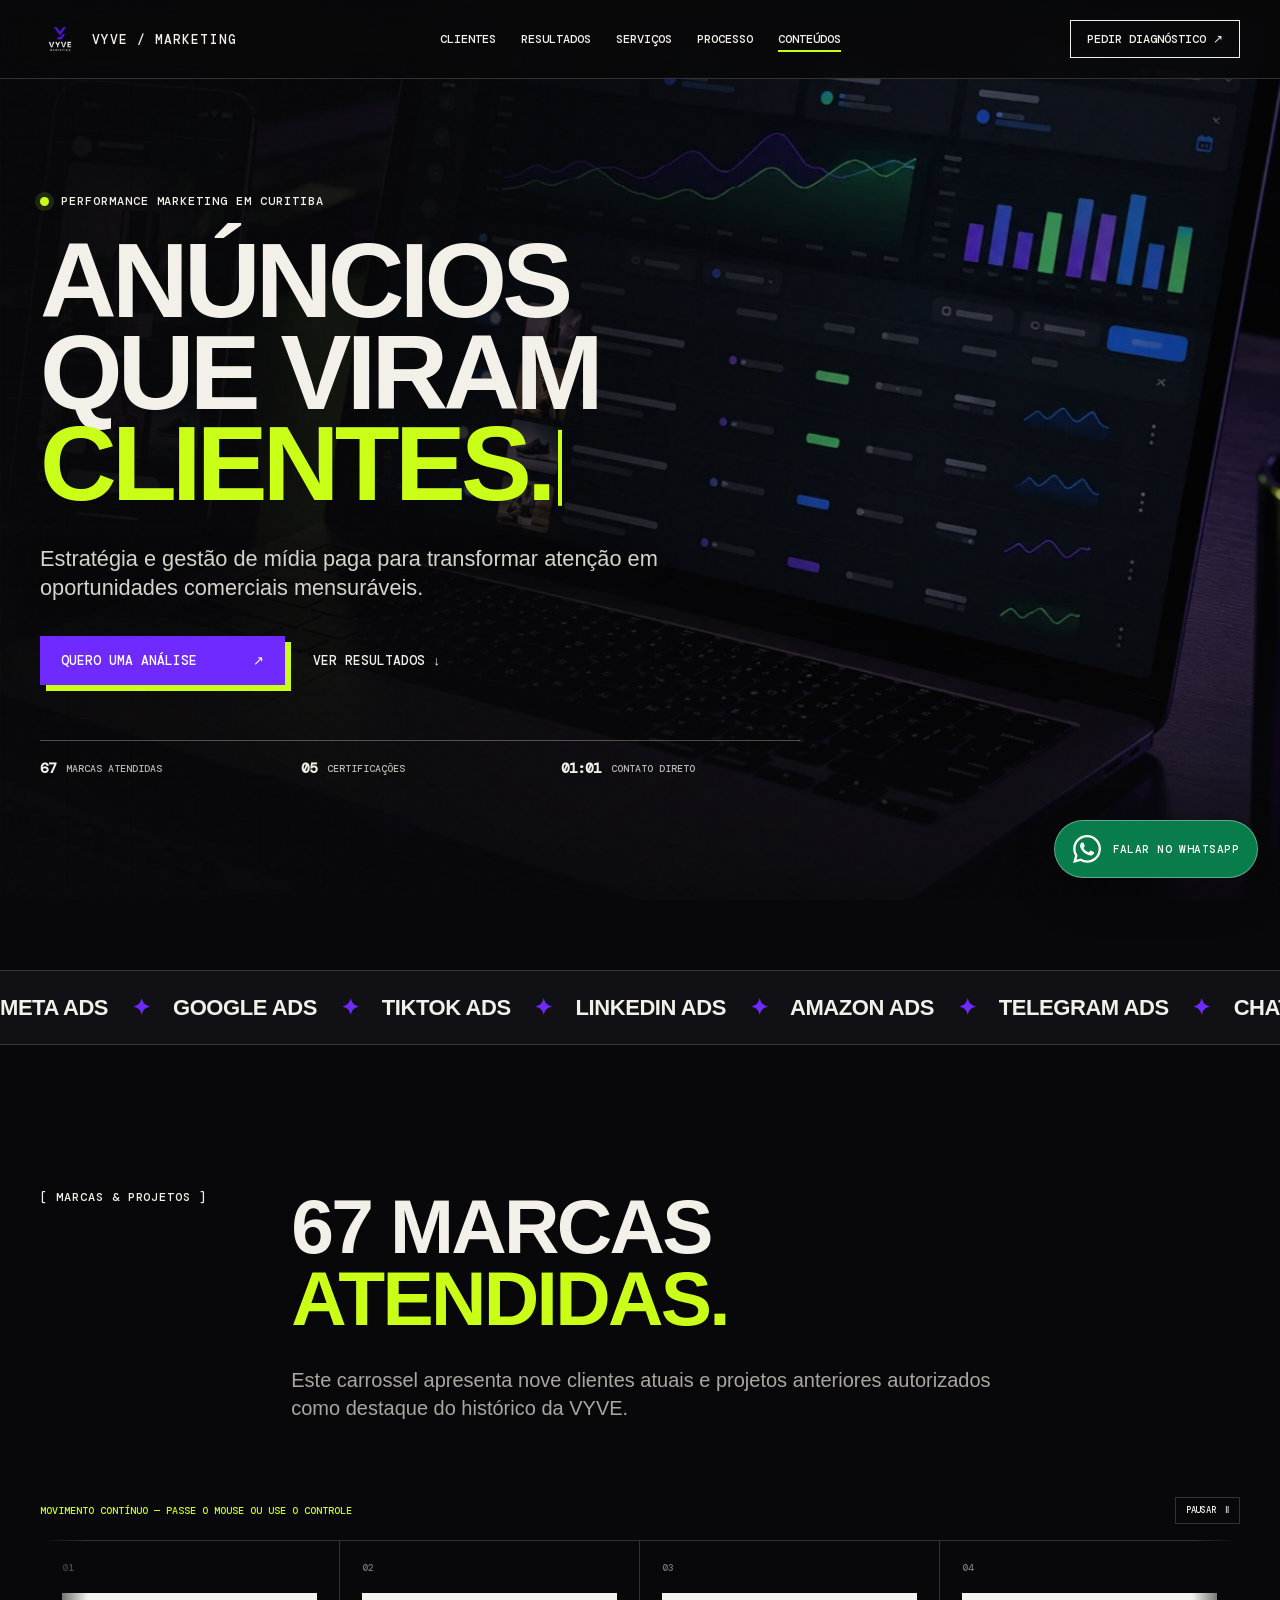
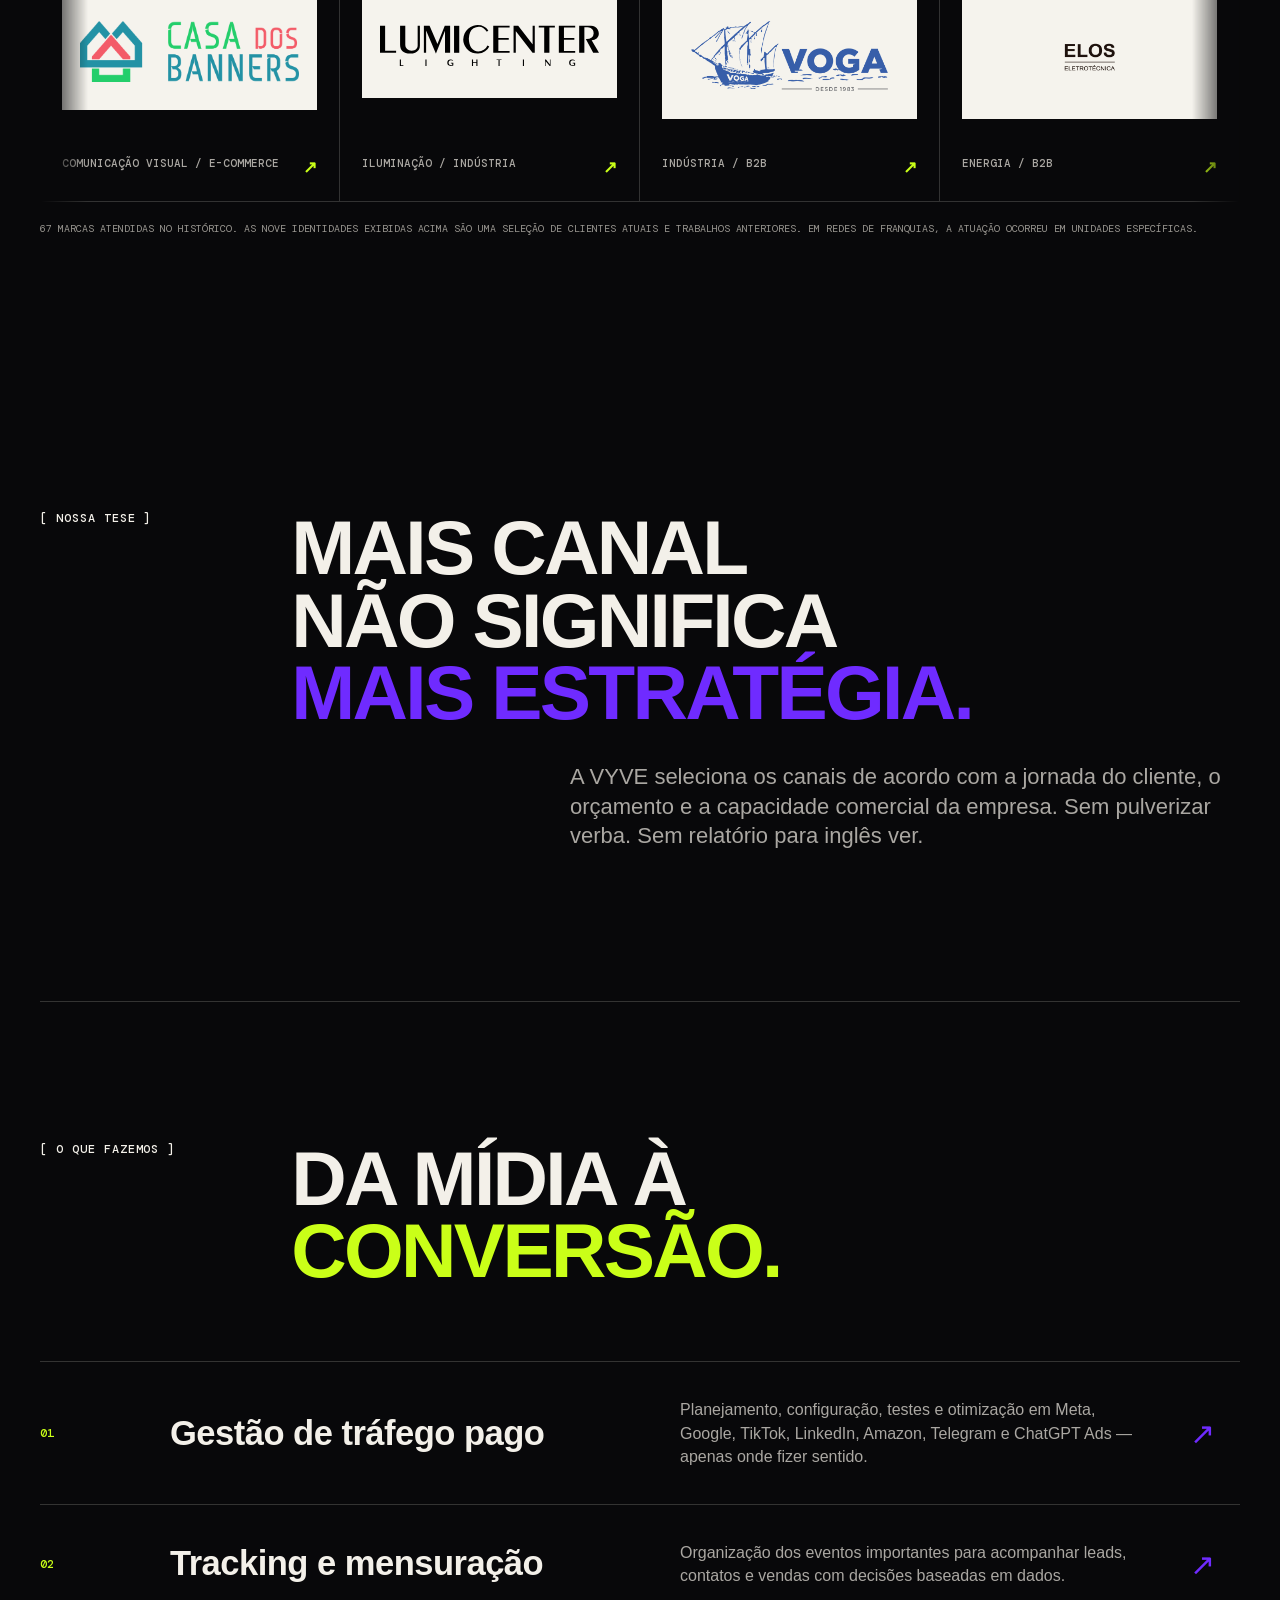
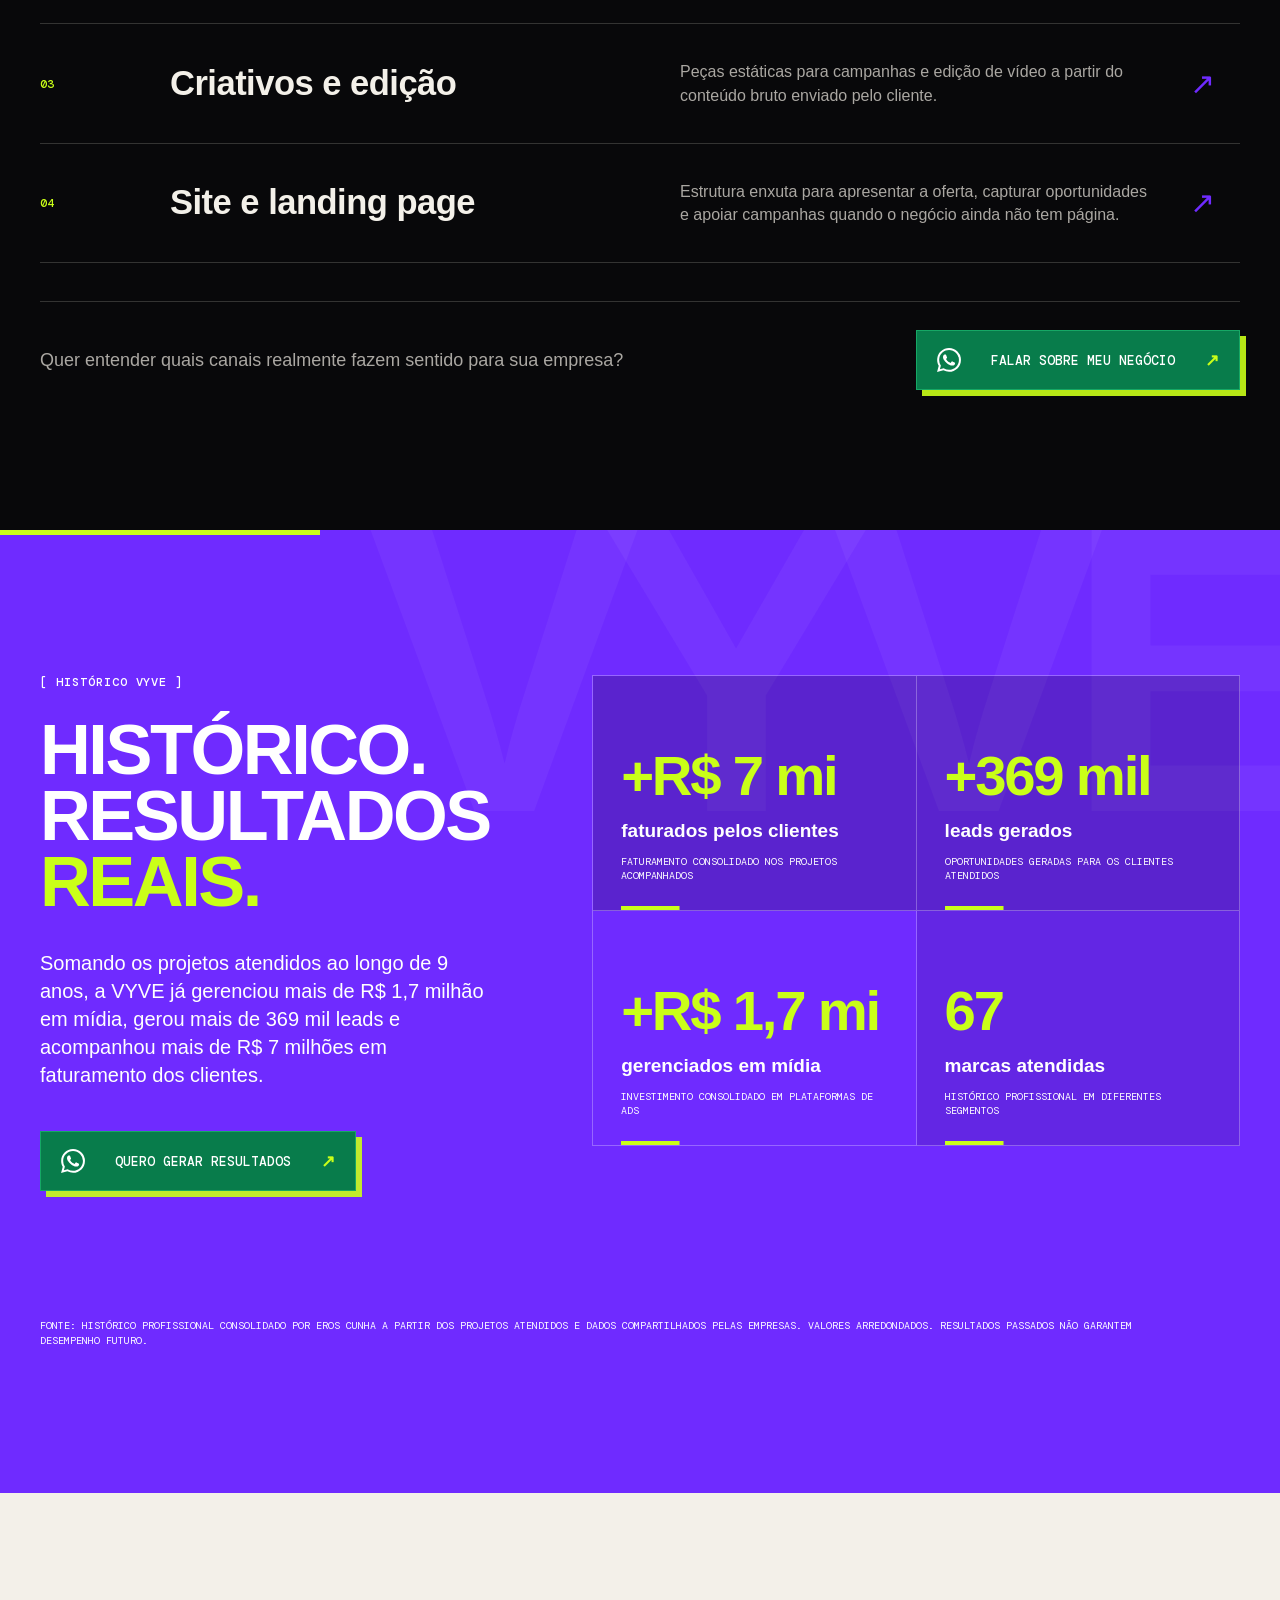
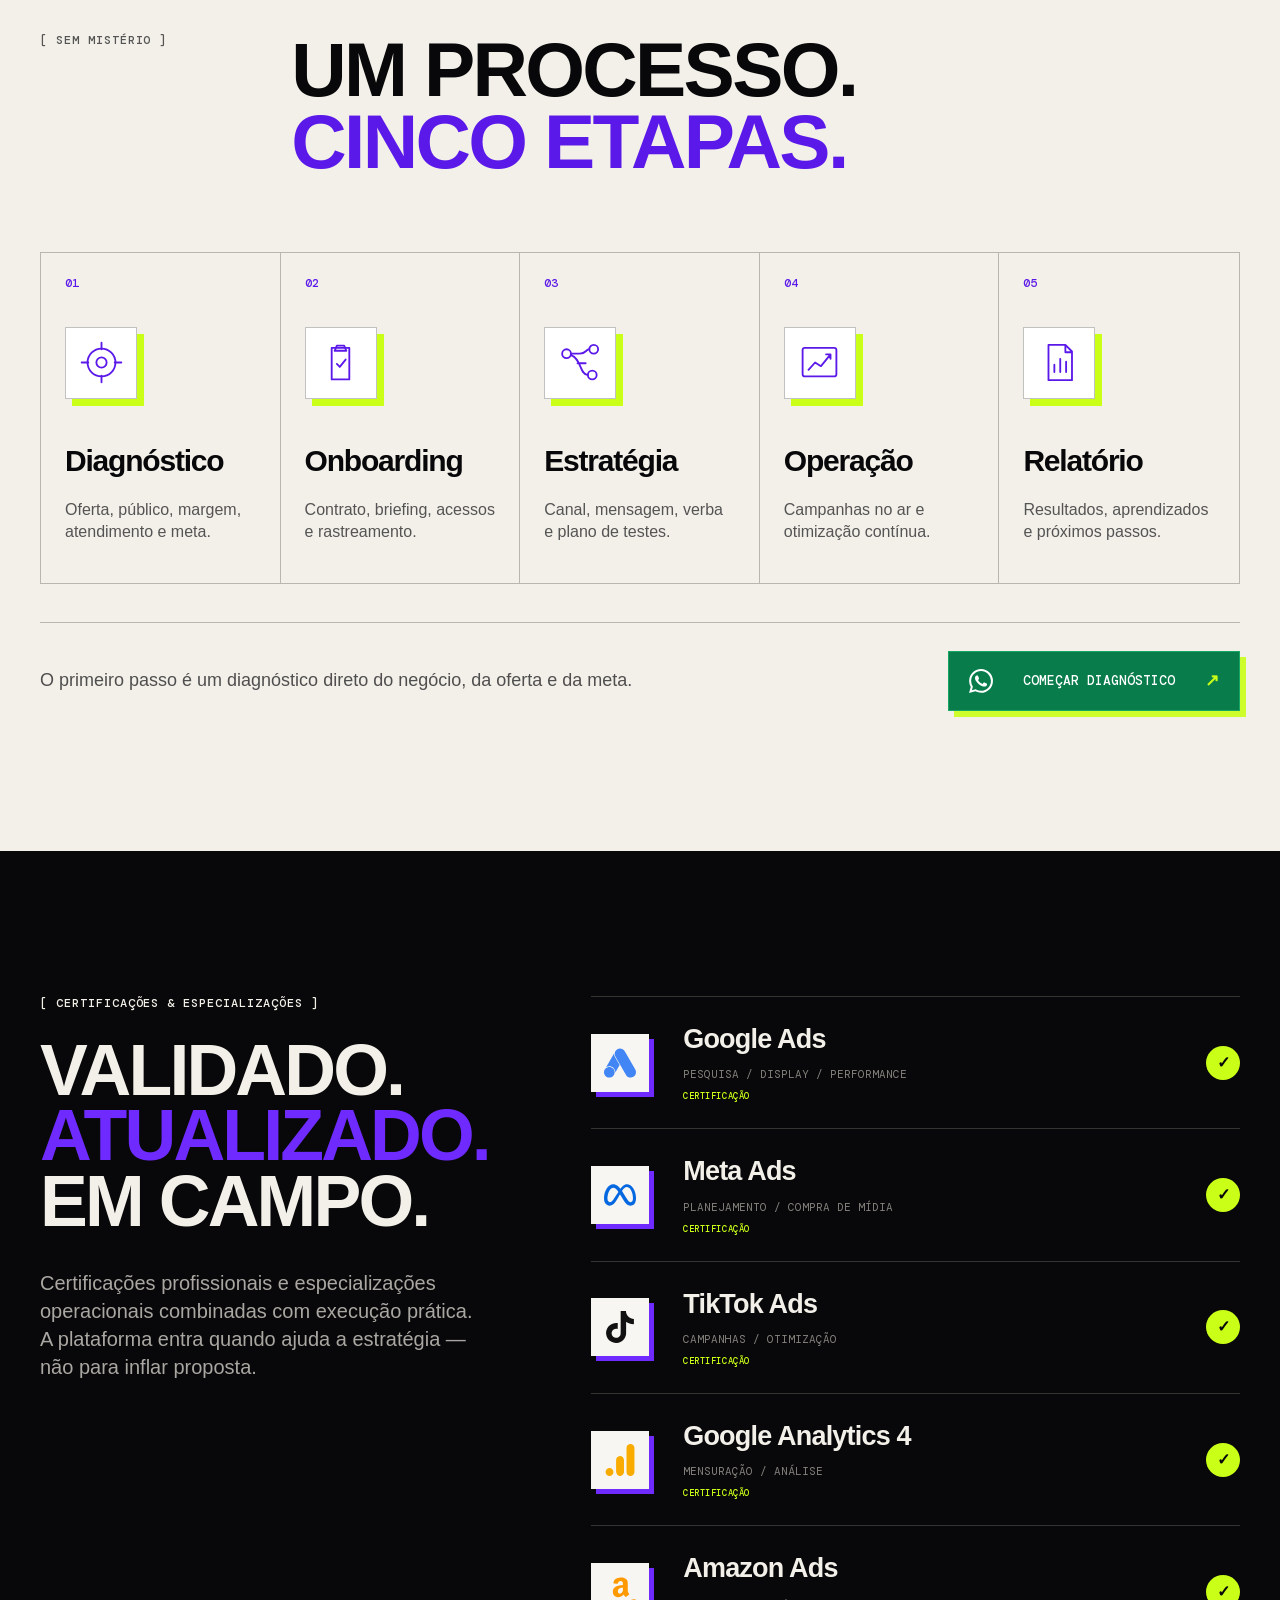
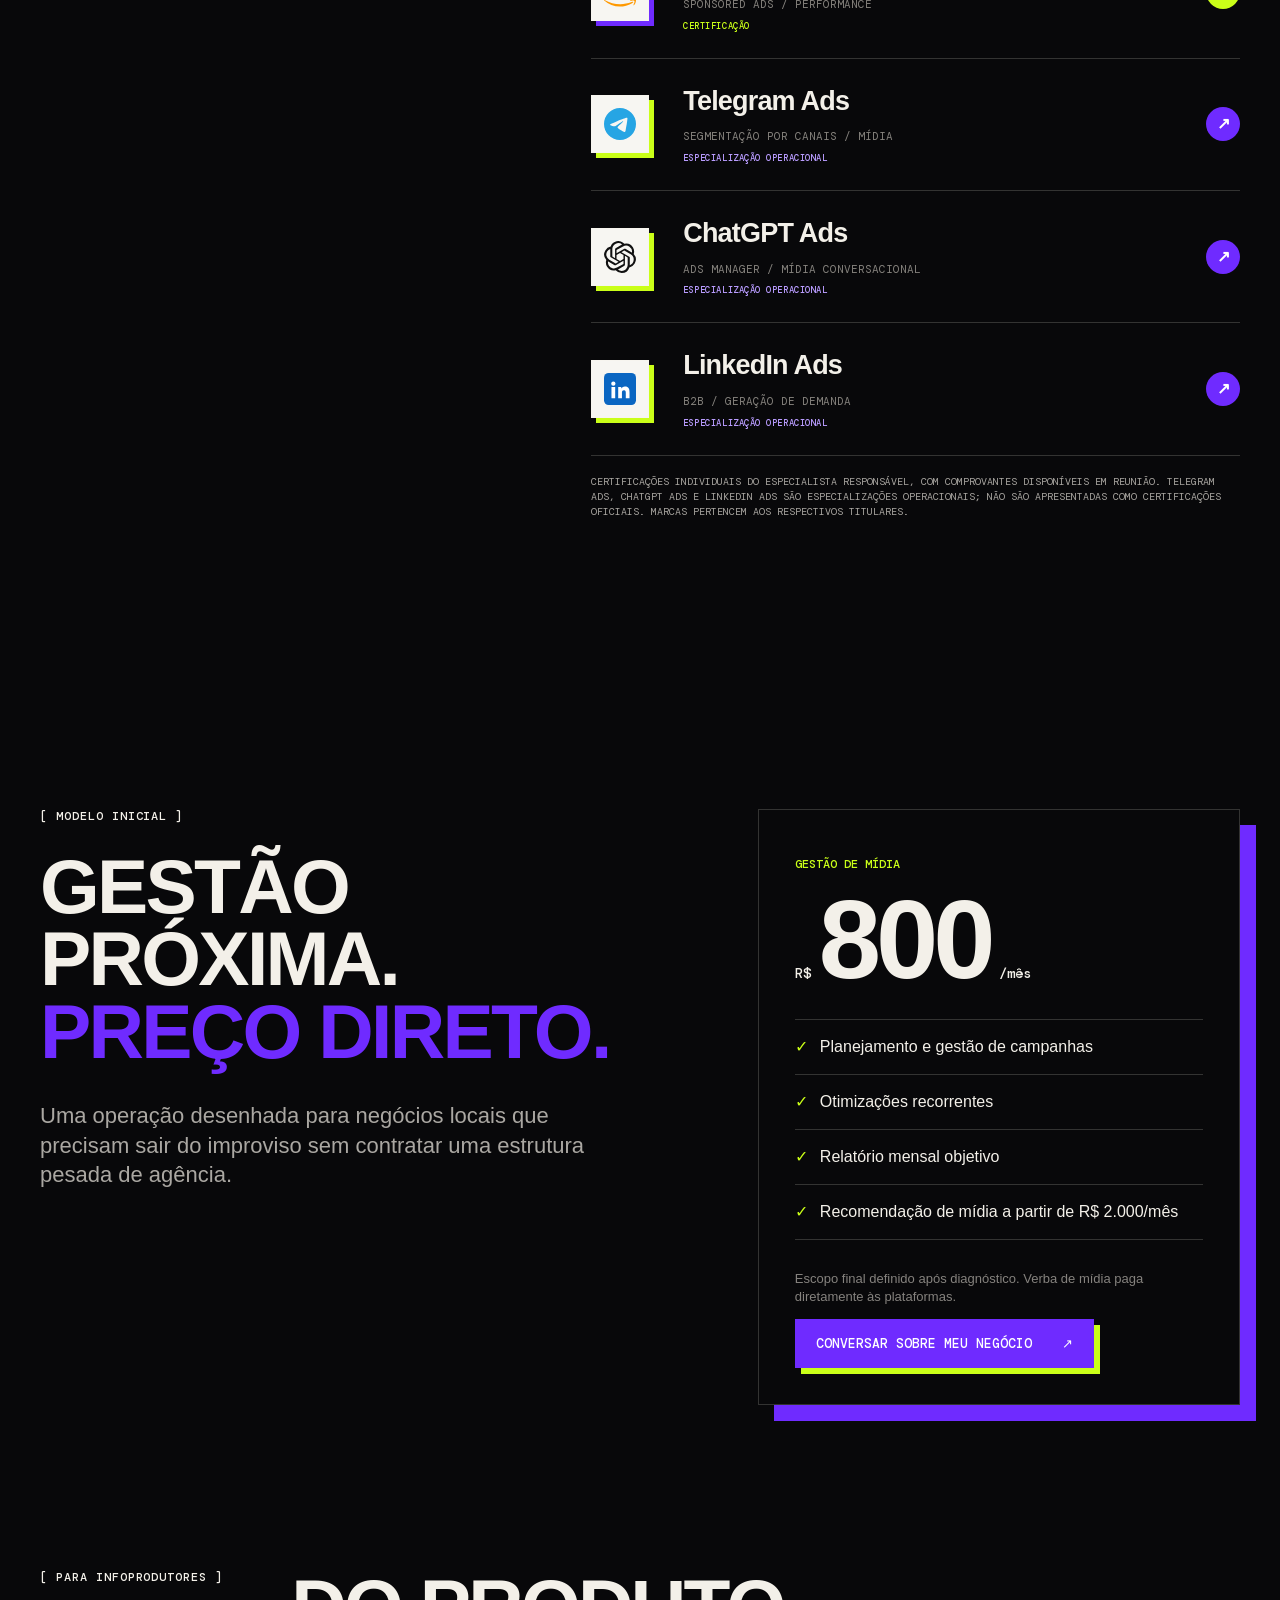
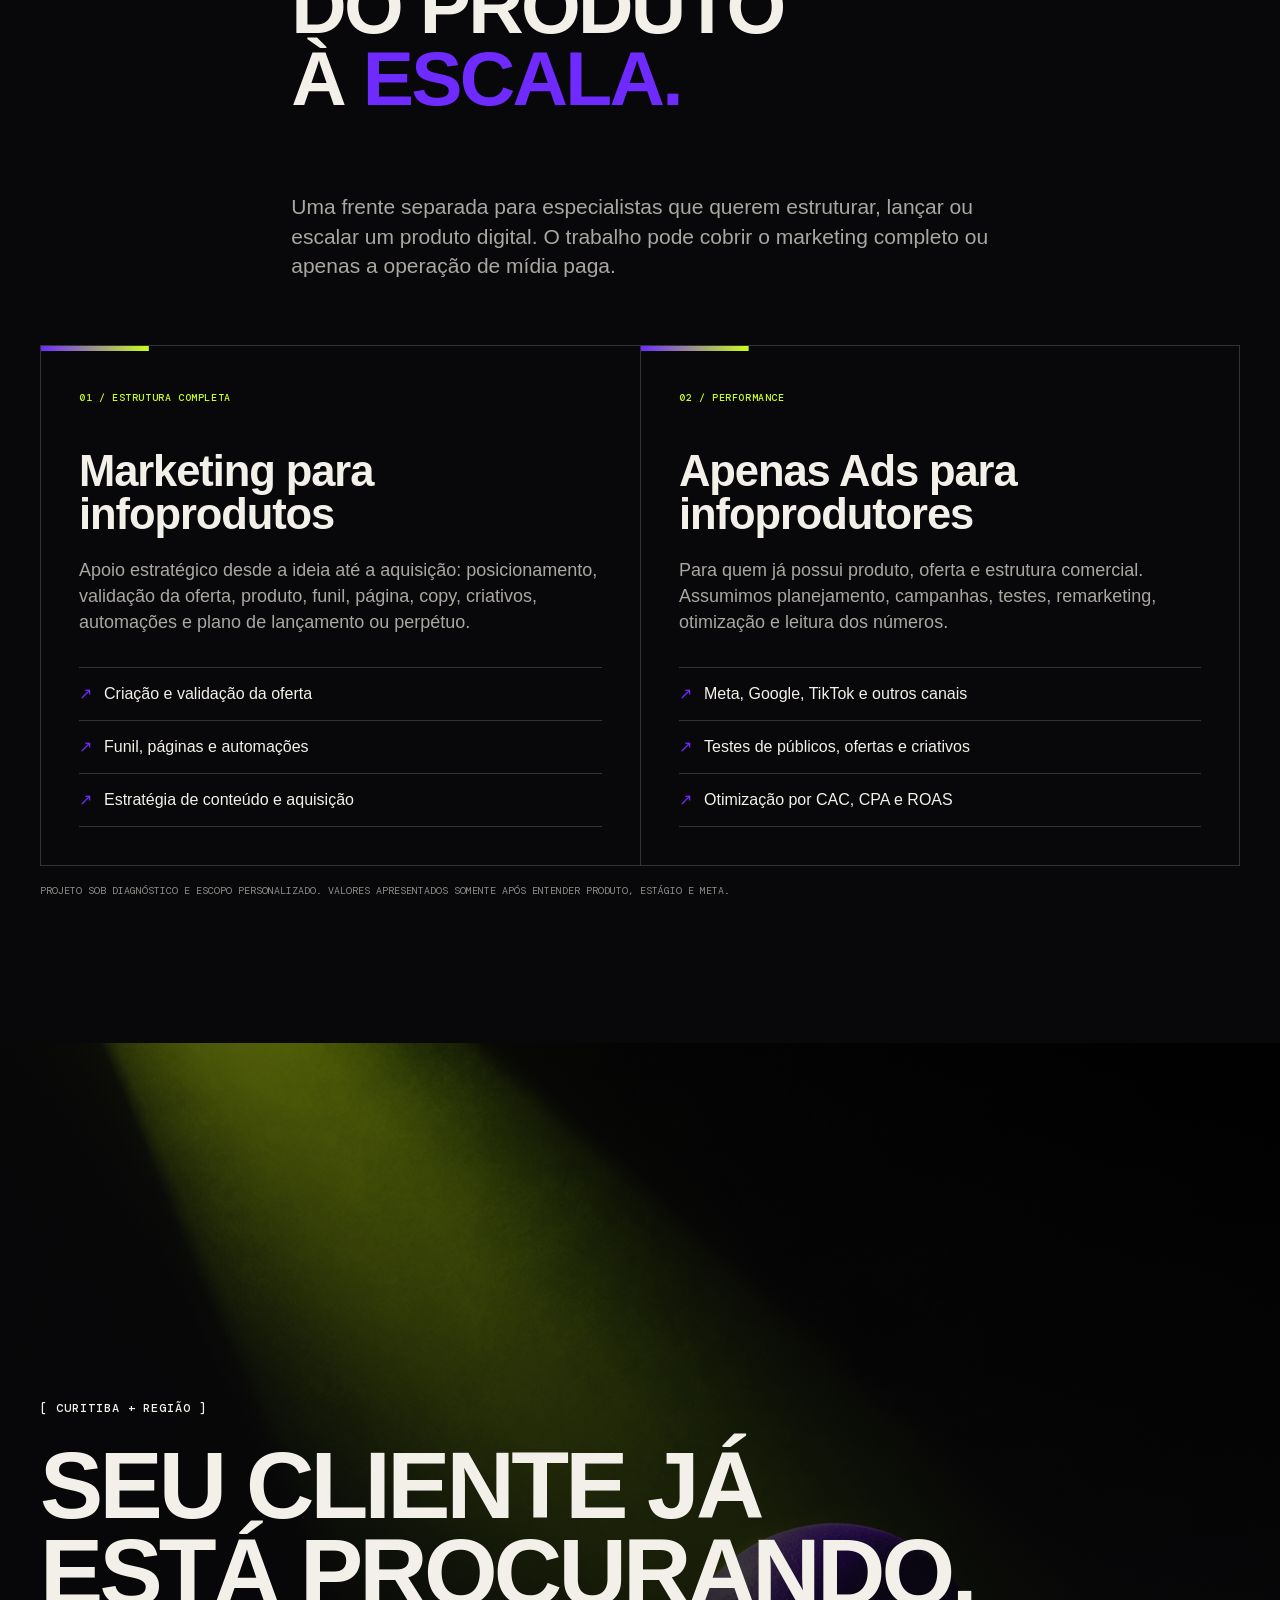
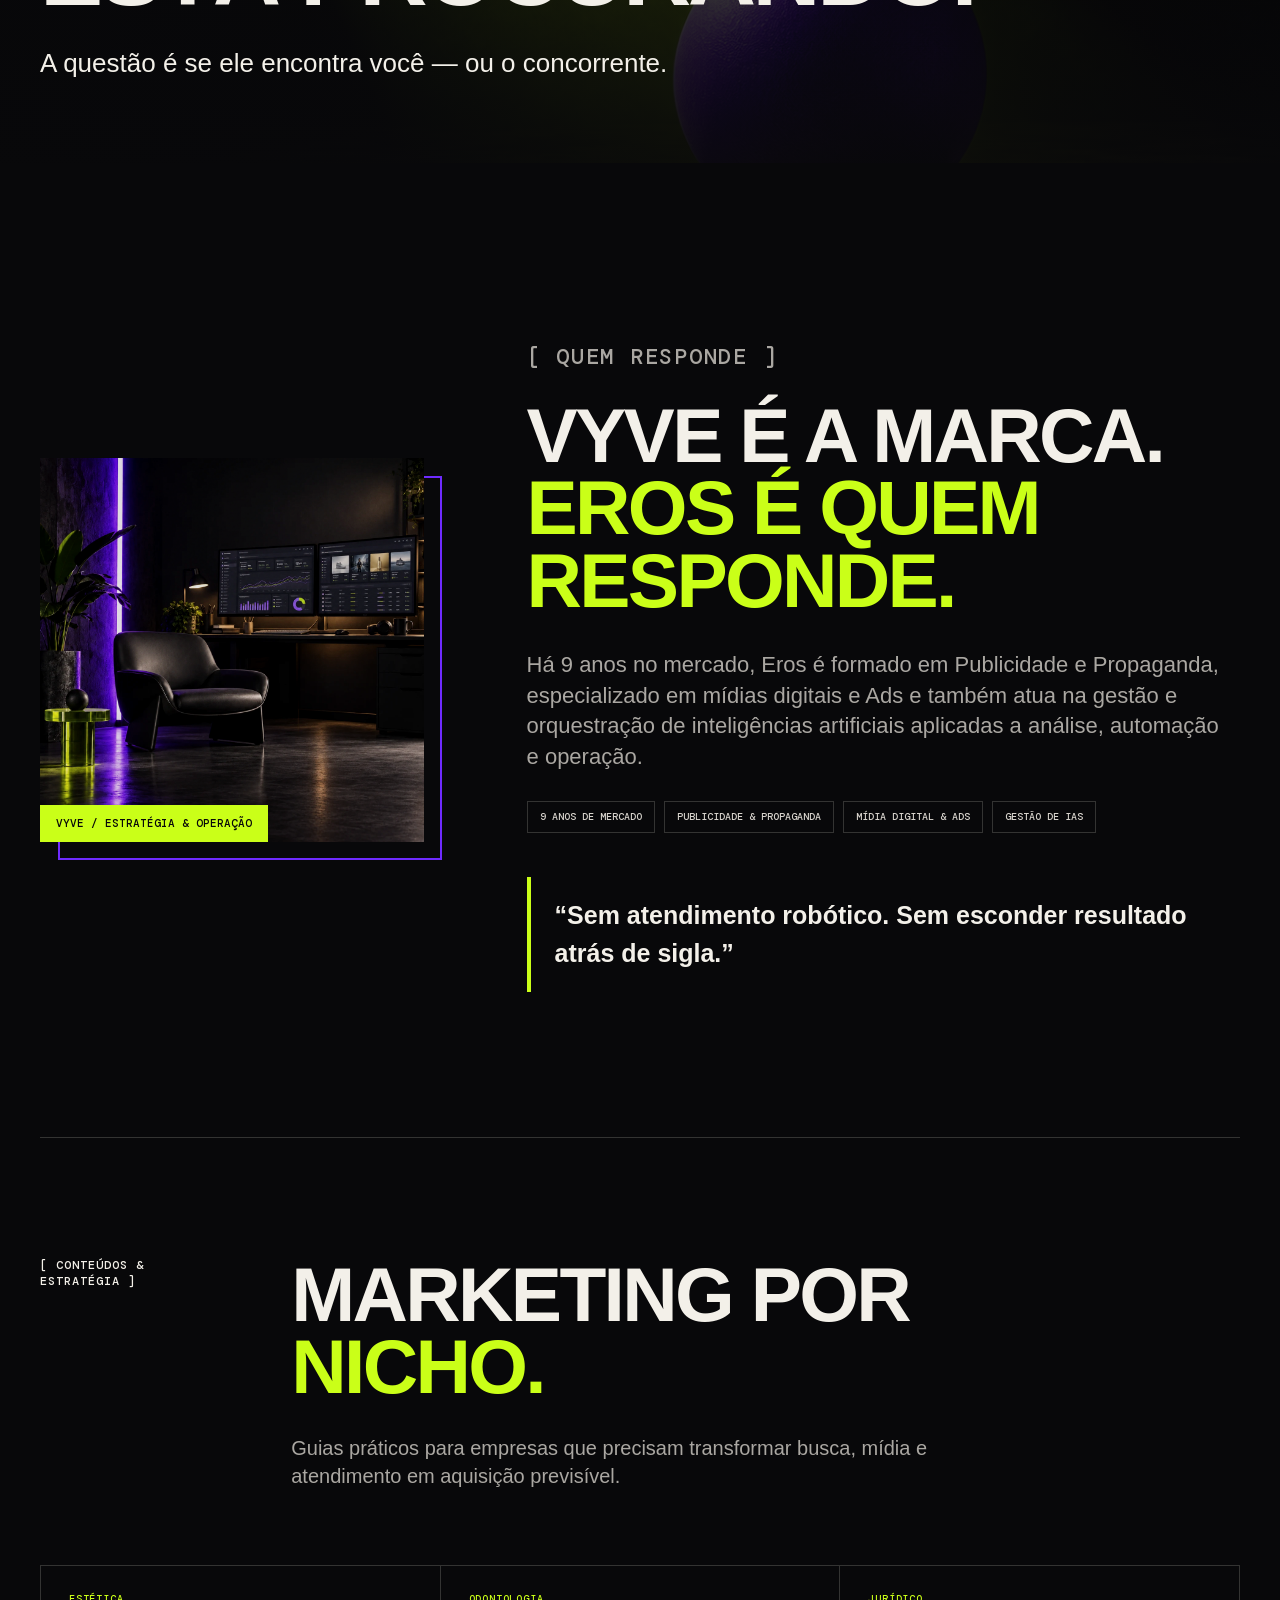
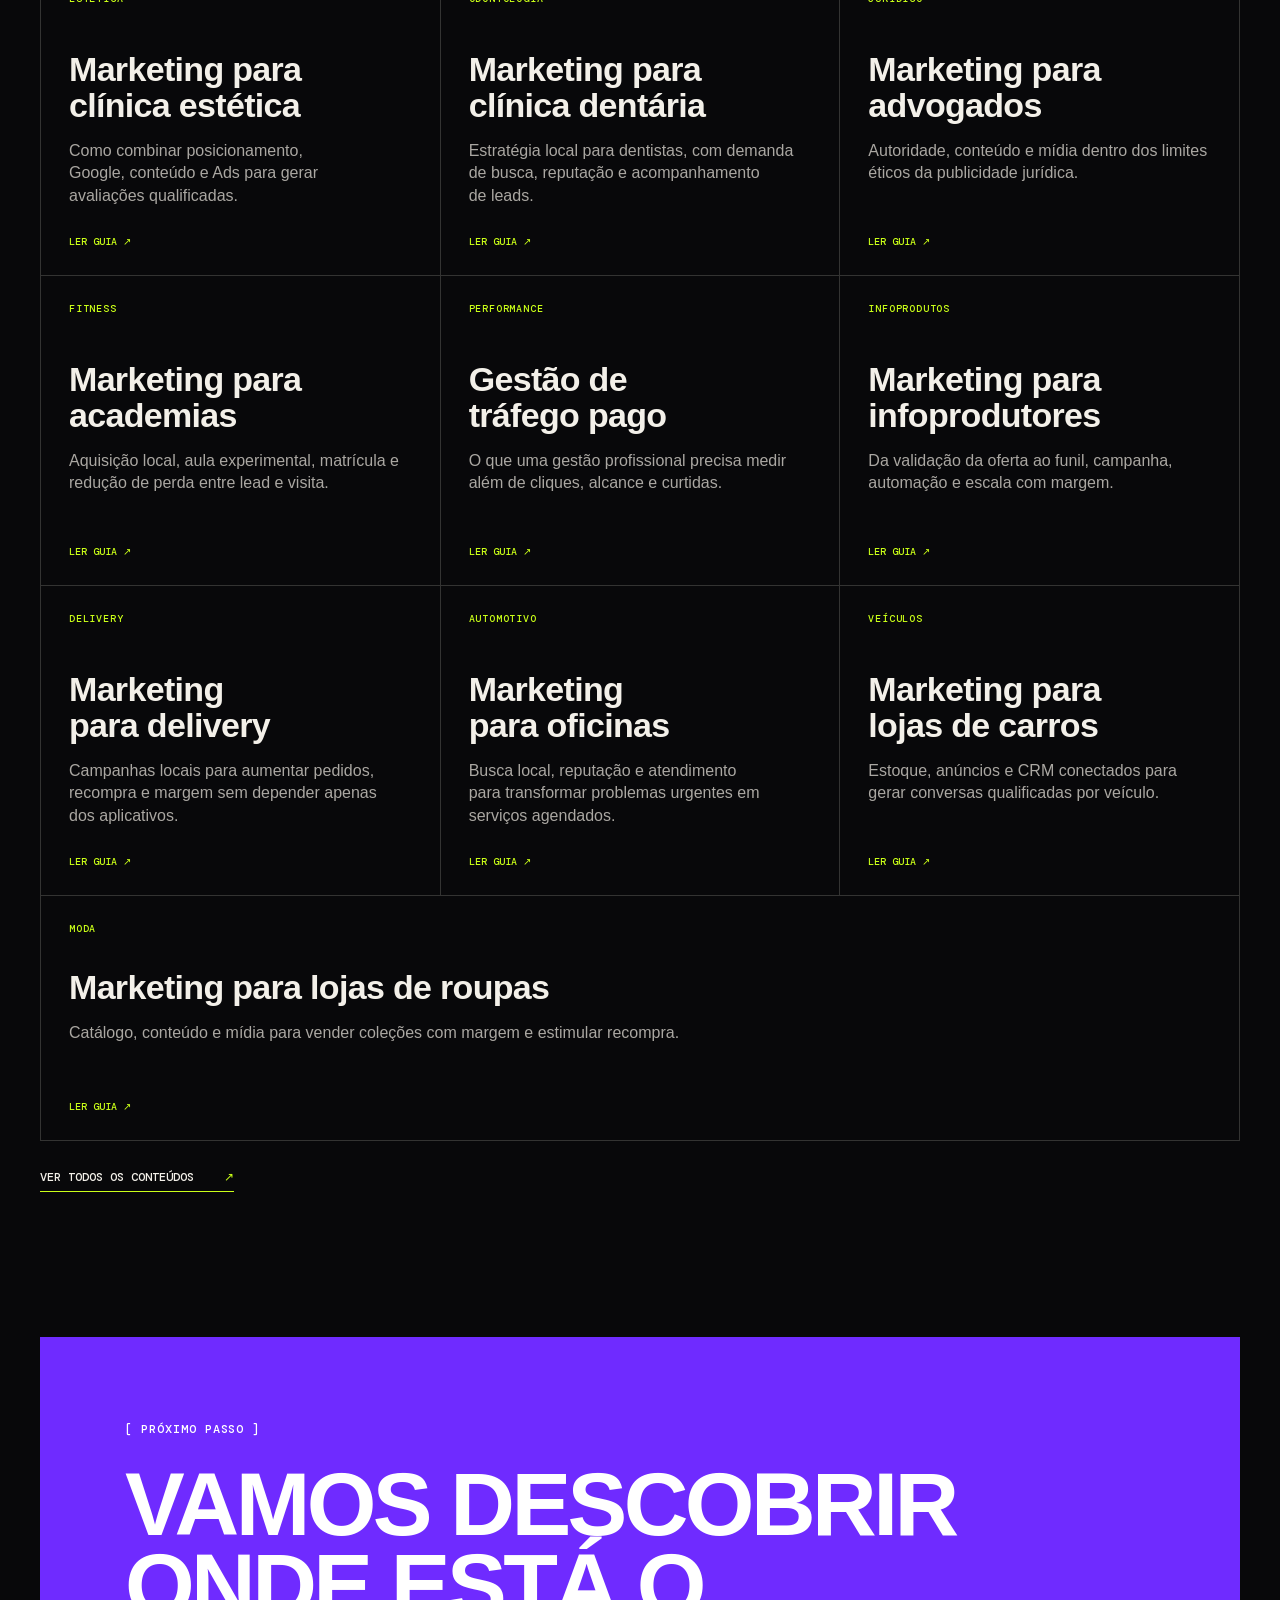
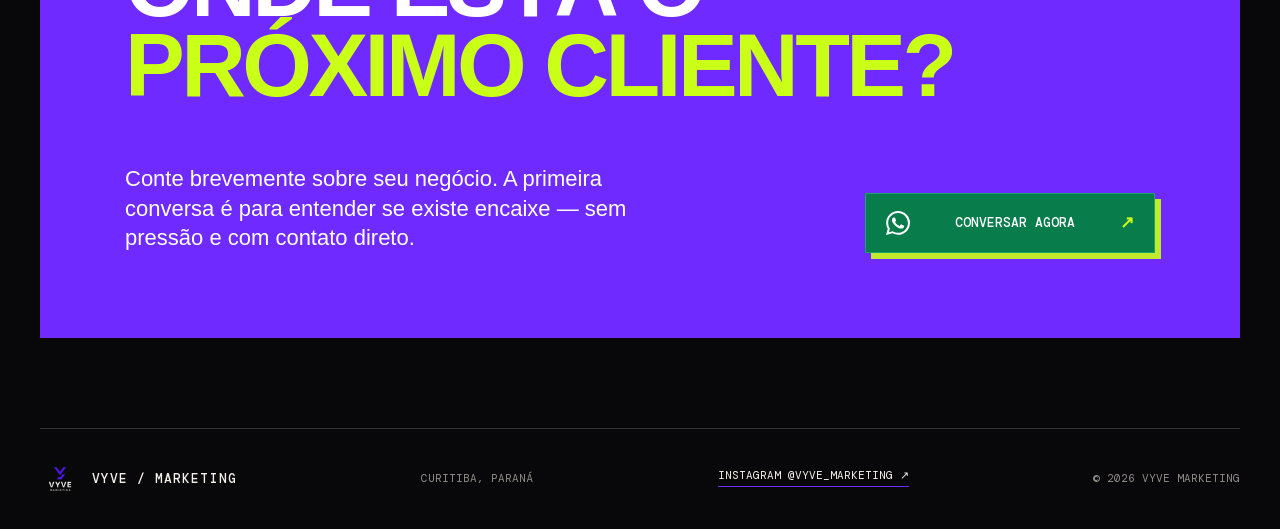
<file: index.html>
<!doctype html>
<html lang="pt-BR">
<head>
  <meta charset="utf-8">
  <meta name="viewport" content="width=device-width, initial-scale=1">
  <meta name="description" content="VYVE Marketing: gestão de tráfego pago para empresas de Curitiba. Meta, Google, TikTok, LinkedIn, Amazon, Telegram e ChatGPT Ads.">
  <meta name="theme-color" content="#08080a">
  <meta property="og:title" content="VYVE Marketing — Performance com personalidade">
  <meta property="og:description" content="Gestão de mídia paga, estrutura de conversão e criativos para empresas de Curitiba.">
  <meta property="og:image" content="https://vyvemarketing.github.io/vyve-marketing-site/assets/generated/hero-ads-workstation.webp">
  <meta property="og:url" content="https://vyvemarketing.github.io/vyve-marketing-site/">
  <link rel="canonical" href="https://vyvemarketing.github.io/vyve-marketing-site/">
  <title>VYVE Marketing — Tráfego pago em Curitiba</title>
  <link rel="icon" type="image/png" href="assets/brand/logo-vyve.png">
  <link rel="preload" href="assets/fonts/dm-mono-500-latin.woff2" as="font" type="font/woff2" crossorigin>
  <link rel="preload" href="assets/generated/hero-ads-workstation.webp" as="image" type="image/webp">
  <script type="application/ld+json">{"@context":"https://schema.org","@type":"ProfessionalService","name":"VYVE Marketing","url":"https://vyvemarketing.github.io/vyve-marketing-site/","logo":"https://vyvemarketing.github.io/vyve-marketing-site/assets/brand/logo-vyve.png","image":"https://vyvemarketing.github.io/vyve-marketing-site/assets/generated/hero-ads-workstation.webp","description":"Gestão de tráfego pago, estratégia digital, criativos, páginas e automação para empresas e infoprodutores.","email":"vyve.marketing@gmail.com","areaServed":{"@type":"City","name":"Curitiba"},"founder":{"@type":"Person","name":"Eros Cunha"},"sameAs":["https://www.instagram.com/vyve_marketing/"]}</script>
  <script src="analytics.js?v=20261001-1"></script>
  <script>document.documentElement.classList.add('js');</script>
  <link rel="stylesheet" href="styles.css">
</head>
<body>
  <a class="skip" href="#conteudo">Pular para o conteúdo</a>
  <div class="scroll-progress" aria-hidden="true"><span></span></div>

  <header class="nav-wrap">
    <nav class="nav shell" aria-label="Navegação principal">
      <a class="logo" href="#inicio" aria-label="VYVE Marketing — início">
        <img src="assets/brand/logo-vyve.png" alt="VYVE Marketing">
        <span>VYVE / MARKETING</span>
      </a>
      <button class="menu-button" type="button" aria-expanded="false" aria-controls="menu">MENU</button>
      <div class="menu" id="menu">
        <a href="#clientes">Clientes</a>
        <a href="#resultados">Resultados</a>
        <a href="#servicos">Serviços</a>
        <a href="#processo">Processo</a>
        <a href="#conteudos">Conteúdos</a>
      </div>
      <a class="nav-cta" href="https://wa.me/5541996128878?text=Ol%C3%A1%2C%20quero%20um%20diagn%C3%B3stico%20da%20VYVE%20Marketing." target="_blank" rel="noopener">Pedir diagnóstico <span>↗</span></a>
    </nav>
  </header>

  <main id="conteudo">
    <section class="hero" id="inicio">
      <div class="hero-visual" aria-hidden="true">
        <img src="assets/generated/hero-ads-workstation.webp" alt="" width="1254" height="1254" fetchpriority="high">
      </div>
      <div class="hero-grid" aria-hidden="true"></div>
      <div class="hero-inner shell">
        <div class="hero-copy reveal">
          <p class="kicker"><span></span> Performance marketing em Curitiba</p>
          <h1 class="hero-title" aria-label="Anúncios que viram conversas">
            <span>ANÚNCIOS</span>
            <span>QUE VIRAM</span>
            <span class="hero-type-line"><span class="typed-word" id="hero-typed" data-words='["CONVERSAS.","CLIENTES.","RESULTADOS."]'>CONVERSAS.</span><span class="typing-caret" aria-hidden="true"></span></span>
          </h1>
          <p class="hero-lead">Estratégia e gestão de mídia paga para transformar atenção em oportunidades comerciais mensuráveis.</p>
          <div class="hero-actions">
            <a class="button primary" href="https://wa.me/5541996128878?text=Ol%C3%A1%2C%20quero%20uma%20an%C3%A1lise%20inicial%20da%20minha%20aquisi%C3%A7%C3%A3o." target="_blank" rel="noopener">Quero uma análise <span>↗</span></a>
            <a class="text-link" href="#resultados">Ver resultados ↓</a>
          </div>
          <div class="hero-proof" aria-label="Diferenciais da VYVE">
            <span><b>67</b> marcas atendidas</span>
            <span><b>05</b> certificações</span>
            <span><b>01:01</b> contato direto</span>
          </div>
        </div>
      </div>
    </section>

    <div class="ticker" aria-label="Plataformas atendidas">
      <div class="ticker-track">
        META ADS <b>✦</b> GOOGLE ADS <b>✦</b> TIKTOK ADS <b>✦</b> LINKEDIN ADS <b>✦</b> AMAZON ADS <b>✦</b> TELEGRAM ADS <b>✦</b> CHATGPT ADS <b>✦</b>
        META ADS <b>✦</b> GOOGLE ADS <b>✦</b> TIKTOK ADS <b>✦</b> LINKEDIN ADS <b>✦</b> AMAZON ADS <b>✦</b> TELEGRAM ADS <b>✦</b> CHATGPT ADS <b>✦</b>
      </div>
    </div>

    <section class="clients shell" id="clientes">
      <div class="section-head reveal">
        <p class="section-label">[ MARCAS & PROJETOS ]</p>
        <div>
          <h2>67 MARCAS<br><i>ATENDIDAS.</i></h2>
          <p class="section-intro">Este carrossel apresenta nove clientes atuais e projetos anteriores autorizados como destaque do histórico da VYVE.</p>
        </div>
      </div>
      <div class="carousel-control">
        <p class="swipe-hint">Movimento contínuo — passe o mouse ou use o controle</p>
        <button class="carousel-toggle" type="button" aria-pressed="false">Pausar <span>Ⅱ</span></button>
      </div>
      <div class="client-carousel reveal" aria-label="Seleção de clientes e projetos anteriores">
        <div class="client-track">
          <div class="client-set">
        <a class="client-card" href="https://www.casadosbanners.com.br/" target="_blank" rel="noopener" aria-label="Visitar Casa dos Banners">
          <span class="client-index">01</span>
          <div class="client-logo client-logo-light"><img src="assets/clients/casa-dos-banners.png" alt="Casa dos Banners" loading="lazy"></div>
          <p>Comunicação visual / E-commerce <b>↗</b></p>
        </a>
        <a class="client-card" href="https://lumicenter.com/" target="_blank" rel="noopener" aria-label="Visitar Lumicenter">
          <span class="client-index">02</span>
          <div class="client-logo client-logo-light client-logo-invert"><img src="assets/clients/lumicenter.svg" alt="Lumicenter" loading="lazy"></div>
          <p>Iluminação / Indústria <b>↗</b></p>
        </a>
        <a class="client-card" href="https://www.vogavedabras.com.br/" target="_blank" rel="noopener" aria-label="Visitar Voga Vedabrás">
          <span class="client-index">03</span>
          <div class="client-logo client-logo-light"><img src="assets/clients/voga-vedabras.png" alt="Voga Vedabrás" loading="lazy"></div>
          <p>Indústria / B2B <b>↗</b></p>
        </a>
        <a class="client-card" href="https://elos.com.br/" target="_blank" rel="noopener" aria-label="Visitar ELOS Eletrotécnica">
          <span class="client-index">04</span>
          <div class="client-logo client-logo-light"><img src="assets/clients/elos.png" alt="ELOS Eletrotécnica" loading="lazy"></div>
          <p>Energia / B2B <b>↗</b></p>
        </a>
        <a class="client-card" href="https://bettegamotors.com.br/" target="_blank" rel="noopener" aria-label="Visitar Bettega Motors">
          <span class="client-index">05</span>
          <div class="client-logo client-logo-dark"><img src="assets/clients/bettega-motors.webp" alt="Bettega Motors" loading="lazy"></div>
          <p>Automotivo premium <b>↗</b></p>
        </a>
        <a class="client-card" href="https://www.nbbrokers.com.br/corretores/nei-boeira" target="_blank" rel="noopener" aria-label="Visitar Nei Boeira na NB Brokers">
          <span class="client-index">06</span>
          <div class="client-logo client-logo-light"><img src="assets/clients/nb-brokers.png" alt="NB Brokers — Nei Boeira" loading="lazy"></div>
          <p>Mercado imobiliário <b>↗</b></p>
        </a>
        <a class="client-card" href="https://www.jambudaimbuia.com.br/" target="_blank" rel="noopener" aria-label="Visitar Jambu da Imbuia">
          <span class="client-index">07</span>
          <div class="client-logo"><img src="assets/clients/jambu-da-imbuia.png" alt="Jambu da Imbuia" loading="lazy"></div>
          <p>Bebidas / E-commerce <b>↗</b></p>
        </a>
        <a class="client-card" href="https://www.bluefit.com.br/unidades" target="_blank" rel="noopener" aria-label="Visitar unidades Bluefit">
          <span class="client-index">08</span>
          <div class="client-logo client-logo-blue"><img src="assets/clients/bluefit.svg" alt="Bluefit" loading="lazy"></div>
          <p>Fitness / Unidades atendidas <b>↗</b></p>
        </a>
        <a class="client-card" href="https://mais1cafe.com.br/" target="_blank" rel="noopener" aria-label="Visitar Mais1.Café">
          <span class="client-index">09</span>
          <div class="client-logo"><img src="assets/clients/mais1-cafe.webp" alt="Mais1.Café" loading="lazy"></div>
          <p>Alimentação / Unidades atendidas <b>↗</b></p>
        </a>
          </div>
        </div>
      </div>
      <p class="portfolio-note reveal">67 marcas atendidas no histórico. As nove identidades exibidas acima são uma seleção de clientes atuais e trabalhos anteriores. Em redes de franquias, a atuação ocorreu em unidades específicas.</p>
    </section>

    <section class="statement shell reveal">
      <p class="section-label">[ NOSSA TESE ]</p>
      <div>
        <h2>MAIS CANAL NÃO SIGNIFICA<br><span>MAIS ESTRATÉGIA.</span></h2>
        <p>A VYVE seleciona os canais de acordo com a jornada do cliente, o orçamento e a capacidade comercial da empresa. Sem pulverizar verba. Sem relatório para inglês ver.</p>
      </div>
    </section>

    <section class="services shell" id="servicos">
      <div class="section-head reveal">
        <p class="section-label">[ O QUE FAZEMOS ]</p>
        <h2>DA MÍDIA À<br><i>CONVERSÃO.</i></h2>
      </div>
      <div class="service-list">
        <article class="service reveal">
          <span class="service-number">01</span>
          <h3>Gestão de tráfego pago</h3>
          <p>Planejamento, configuração, testes e otimização em Meta, Google, TikTok, LinkedIn, Amazon, Telegram e ChatGPT Ads — apenas onde fizer sentido.</p>
          <span class="service-mark">↗</span>
        </article>
        <article class="service reveal">
          <span class="service-number">02</span>
          <h3>Tracking e mensuração</h3>
          <p>Organização dos eventos importantes para acompanhar leads, contatos e vendas com decisões baseadas em dados.</p>
          <span class="service-mark">↗</span>
        </article>
        <article class="service reveal">
          <span class="service-number">03</span>
          <h3>Criativos e edição</h3>
          <p>Peças estáticas para campanhas e edição de vídeo a partir do conteúdo bruto enviado pelo cliente.</p>
          <span class="service-mark">↗</span>
        </article>
        <article class="service reveal">
          <span class="service-number">04</span>
          <h3>Site e landing page</h3>
          <p>Estrutura enxuta para apresentar a oferta, capturar oportunidades e apoiar campanhas quando o negócio ainda não tem página.</p>
          <span class="service-mark">↗</span>
        </article>
      </div>
      <div class="section-cta reveal">
        <p>Quer entender quais canais realmente fazem sentido para sua empresa?</p>
        <a class="button whatsapp-button" href="https://wa.me/5541996128878?text=Ol%C3%A1%2C%20vim%20pela%20se%C3%A7%C3%A3o%20de%20servi%C3%A7os%20da%20VYVE%20e%20quero%20entender%20quais%20canais%20fazem%20sentido%20para%20meu%20neg%C3%B3cio." target="_blank" rel="noopener"><img src="assets/platforms/whatsapp.svg" alt="" aria-hidden="true"><span>Falar sobre meu negócio</span><b>↗</b></a>
      </div>
    </section>

    <section class="results" id="resultados">
      <div class="results-line" aria-hidden="true"></div>
      <div class="shell results-shell">
        <div class="case-copy reveal">
          <p class="section-label">[ HISTÓRICO VYVE ]</p>
          <h2>HISTÓRICO.<br>RESULTADOS <i>REAIS.</i></h2>
          <p>Somando os projetos atendidos ao longo de 9 anos, a VYVE já gerenciou mais de R$ 1,7 milhão em mídia, gerou mais de 369 mil leads e acompanhou mais de R$ 7 milhões em faturamento dos clientes.</p>
          <a class="button whatsapp-button" href="https://wa.me/5541996128878?text=Ol%C3%A1%2C%20vi%20os%20resultados%20da%20VYVE%20e%20quero%20conversar%20sobre%20como%20aplicar%20essa%20experi%C3%AAncia%20no%20meu%20neg%C3%B3cio." target="_blank" rel="noopener"><img src="assets/platforms/whatsapp.svg" alt="" aria-hidden="true"><span>Quero gerar resultados</span><b>↗</b></a>
        </div>
        <div class="metric-grid" aria-label="Histórico consolidado de resultados da VYVE Marketing">
          <article class="metric metric-featured metric-revenue reveal">
            <strong class="metric-value" data-value="7" data-prefix="+R$ " data-suffix=" mi">+R$ 7 mi</strong>
            <span>faturados pelos clientes</span>
            <small>faturamento consolidado nos projetos acompanhados</small>
          </article>
          <article class="metric metric-featured metric-leads reveal">
            <strong class="metric-value" data-value="369" data-prefix="+" data-suffix=" mil">+369 mil</strong>
            <span>leads gerados</span>
            <small>oportunidades geradas para os clientes atendidos</small>
          </article>
          <article class="metric metric-spend reveal">
            <strong class="metric-value" data-value="1.7" data-decimals="1" data-prefix="+R$ " data-suffix=" mi">+R$ 1,7 mi</strong>
            <span>gerenciados em mídia</span>
            <small>investimento consolidado em plataformas de Ads</small>
          </article>
          <article class="metric metric-history reveal">
            <strong class="metric-value" data-value="67">67</strong>
            <span>marcas atendidas</span>
            <small>histórico profissional em diferentes segmentos</small>
          </article>
        </div>
        <p class="source-note reveal">Fonte: histórico profissional consolidado por Eros Cunha a partir dos projetos atendidos e dados compartilhados pelas empresas. Valores arredondados. Resultados passados não garantem desempenho futuro.</p>
      </div>
    </section>

    <section class="process" id="processo">
      <div class="shell">
        <div class="section-head reveal">
          <p class="section-label">[ SEM MISTÉRIO ]</p>
          <h2>UM PROCESSO.<br><i>CINCO ETAPAS.</i></h2>
        </div>
        <ol class="steps">
          <li class="reveal">
            <b>01</b>
            <div class="step-icon" aria-hidden="true"><svg viewBox="0 0 64 64"><circle cx="32" cy="32" r="19"/><circle cx="32" cy="32" r="7"/><path d="M32 5v9M32 50v9M5 32h9M50 32h9"/></svg></div>
            <span>Diagnóstico</span><p>Oferta, público, margem, atendimento e meta.</p>
          </li>
          <li class="reveal">
            <b>02</b>
            <div class="step-icon" aria-hidden="true"><svg viewBox="0 0 64 64"><path d="M20 12h24v43H20z"/><path d="M27 9h10l3 7H24zM27 34l4 4 8-10"/></svg></div>
            <span>Onboarding</span><p>Contrato, briefing, acessos e rastreamento.</p>
          </li>
          <li class="reveal">
            <b>03</b>
            <div class="step-icon" aria-hidden="true"><svg viewBox="0 0 64 64"><circle cx="13" cy="20" r="6"/><circle cx="50" cy="14" r="6"/><circle cx="48" cy="49" r="6"/><path d="M19 20h12c9 0 8-6 13-6M19 22c14 4 12 27 23 27M28 33h11"/></svg></div>
            <span>Estratégia</span><p>Canal, mensagem, verba e plano de testes.</p>
          </li>
          <li class="reveal">
            <b>04</b>
            <div class="step-icon" aria-hidden="true"><svg viewBox="0 0 64 64"><rect x="9" y="12" width="46" height="39" rx="3"/><path d="M17 42l9-10 8 5 13-16M41 21h6v6"/></svg></div>
            <span>Operação</span><p>Campanhas no ar e otimização contínua.</p>
          </li>
          <li class="reveal">
            <b>05</b>
            <div class="step-icon" aria-hidden="true"><svg viewBox="0 0 64 64"><path d="M17 8h23l9 9v39H17zM40 8v10h9"/><path d="M25 45V35M33 45V27M41 45V31"/></svg></div>
            <span>Relatório</span><p>Resultados, aprendizados e próximos passos.</p>
          </li>
        </ol>
        <div class="section-cta section-cta-light reveal">
          <p>O primeiro passo é um diagnóstico direto do negócio, da oferta e da meta.</p>
          <a class="button whatsapp-button" href="https://wa.me/5541996128878?text=Ol%C3%A1%2C%20quero%20come%C3%A7ar%20pelo%20diagn%C3%B3stico%20da%20VYVE%20Marketing." target="_blank" rel="noopener"><img src="assets/platforms/whatsapp.svg" alt="" aria-hidden="true"><span>Começar diagnóstico</span><b>↗</b></a>
        </div>
      </div>
    </section>

    <section class="credentials shell" id="certificacoes">
      <div class="credentials-copy reveal">
        <p class="section-label">[ CERTIFICAÇÕES & ESPECIALIZAÇÕES ]</p>
        <h2>VALIDADO.<br><span>ATUALIZADO.</span><br>EM CAMPO.</h2>
        <p>Certificações profissionais e especializações operacionais combinadas com execução prática. A plataforma entra quando ajuda a estratégia — não para inflar proposta.</p>
      </div>
      <div class="credential-panel">
        <article class="credential reveal">
          <div class="credential-logo"><img src="assets/platforms/google-ads.svg" alt="" aria-hidden="true"></div>
          <div><h3>Google Ads</h3><p>Pesquisa / Display / Performance</p><small class="credential-type">Certificação</small></div>
          <span aria-label="Certificado">✓</span>
        </article>
        <article class="credential reveal">
          <div class="credential-logo"><img src="assets/platforms/meta.svg" alt="" aria-hidden="true"></div>
          <div><h3>Meta Ads</h3><p>Planejamento / Compra de mídia</p><small class="credential-type">Certificação</small></div>
          <span aria-label="Certificado">✓</span>
        </article>
        <article class="credential reveal">
          <div class="credential-logo"><img src="assets/platforms/tiktok.svg" alt="" aria-hidden="true"></div>
          <div><h3>TikTok Ads</h3><p>Campanhas / Otimização</p><small class="credential-type">Certificação</small></div>
          <span aria-label="Certificado">✓</span>
        </article>
        <article class="credential reveal">
          <div class="credential-logo"><img src="assets/platforms/google-analytics.svg" alt="" aria-hidden="true"></div>
          <div><h3>Google Analytics 4</h3><p>Mensuração / Análise</p><small class="credential-type">Certificação</small></div>
          <span aria-label="Certificado">✓</span>
        </article>
        <article class="credential reveal">
          <div class="credential-logo"><img src="assets/platforms/amazon.svg" alt="" aria-hidden="true"></div>
          <div><h3>Amazon Ads</h3><p>Sponsored Ads / Performance</p><small class="credential-type">Certificação</small></div>
          <span aria-label="Certificado">✓</span>
        </article>
        <article class="credential credential-specialty reveal">
          <div class="credential-logo"><img src="assets/platforms/telegram.svg" alt="" aria-hidden="true"></div>
          <div><h3>Telegram Ads</h3><p>Segmentação por canais / Mídia</p><small class="credential-type">Especialização operacional</small></div>
          <span aria-label="Especialização">↗</span>
        </article>
        <article class="credential credential-specialty reveal">
          <div class="credential-logo"><img src="assets/platforms/openai.svg" alt="" aria-hidden="true"></div>
          <div><h3>ChatGPT Ads</h3><p>Ads Manager / Mídia conversacional</p><small class="credential-type">Especialização operacional</small></div>
          <span aria-label="Especialização">↗</span>
        </article>
        <article class="credential credential-specialty reveal">
          <div class="credential-logo"><img src="assets/platforms/linkedin.svg" alt="" aria-hidden="true"></div>
          <div><h3>LinkedIn Ads</h3><p>B2B / Geração de demanda</p><small class="credential-type">Especialização operacional</small></div>
          <span aria-label="Especialização">↗</span>
        </article>
        <p class="credential-note reveal">Certificações individuais do especialista responsável, com comprovantes disponíveis em reunião. Telegram Ads, ChatGPT Ads e LinkedIn Ads são especializações operacionais; não são apresentadas como certificações oficiais. Marcas pertencem aos respectivos titulares.</p>
      </div>
    </section>

    <section class="investment shell" id="investimento">
      <div class="investment-copy reveal">
        <p class="section-label">[ MODELO INICIAL ]</p>
        <h2>GESTÃO PRÓXIMA.<br><span>PREÇO DIRETO.</span></h2>
        <p>Uma operação desenhada para negócios locais que precisam sair do improviso sem contratar uma estrutura pesada de agência.</p>
      </div>
      <div class="price reveal">
        <p>GESTÃO DE MÍDIA</p>
        <div><small>R$</small><strong>800</strong><small>/mês</small></div>
        <ul>
          <li>Planejamento e gestão de campanhas</li>
          <li>Otimizações recorrentes</li>
          <li>Relatório mensal objetivo</li>
          <li>Recomendação de mídia a partir de R$ 2.000/mês</li>
        </ul>
        <p class="price-note">Escopo final definido após diagnóstico. Verba de mídia paga diretamente às plataformas.</p>
        <a class="button primary" href="https://wa.me/5541996128878?text=Ol%C3%A1%2C%20quero%20conversar%20sobre%20a%20gest%C3%A3o%20de%20m%C3%ADdia%20da%20minha%20empresa." target="_blank" rel="noopener">Conversar sobre meu negócio <span>↗</span></a>
      </div>
    </section>

    <section class="infoproduct shell" id="infoprodutos">
      <div class="infoproduct-intro reveal">
        <p class="section-label">[ PARA INFOPRODUTORES ]</p>
        <h2>DO PRODUTO<br>À <i>ESCALA.</i></h2>
        <p>Uma frente separada para especialistas que querem estruturar, lançar ou escalar um produto digital. O trabalho pode cobrir o marketing completo ou apenas a operação de mídia paga.</p>
      </div>
      <div class="infoproduct-options">
        <article class="infoproduct-card reveal">
          <span>01 / ESTRUTURA COMPLETA</span>
          <h3>Marketing para infoprodutos</h3>
          <p>Apoio estratégico desde a ideia até a aquisição: posicionamento, validação da oferta, produto, funil, página, copy, criativos, automações e plano de lançamento ou perpétuo.</p>
          <ul>
            <li>Criação e validação da oferta</li>
            <li>Funil, páginas e automações</li>
            <li>Estratégia de conteúdo e aquisição</li>
          </ul>
        </article>
        <article class="infoproduct-card reveal">
          <span>02 / PERFORMANCE</span>
          <h3>Apenas Ads para infoprodutores</h3>
          <p>Para quem já possui produto, oferta e estrutura comercial. Assumimos planejamento, campanhas, testes, remarketing, otimização e leitura dos números.</p>
          <ul>
            <li>Meta, Google, TikTok e outros canais</li>
            <li>Testes de públicos, ofertas e criativos</li>
            <li>Otimização por CAC, CPA e ROAS</li>
          </ul>
        </article>
      </div>
      <p class="infoproduct-note reveal">Projeto sob diagnóstico e escopo personalizado. Valores apresentados somente após entender produto, estágio e meta.</p>
    </section>

    <section class="local">
      <img src="assets/generated/03-spotlight.png" alt="Feixe de luz destacando uma esfera violeta">
      <div class="local-overlay"></div>
      <div class="local-copy shell reveal">
        <p class="section-label">[ CURITIBA + REGIÃO ]</p>
        <h2>SEU CLIENTE JÁ<br>ESTÁ PROCURANDO.</h2>
        <p>A questão é se ele encontra você — ou o concorrente.</p>
      </div>
    </section>

    <section class="about shell" id="sobre">
      <div class="about-photo reveal">
        <img src="assets/generated/ads-studio-no-person.webp" alt="Estúdio da VYVE com cadeira e monitores exibindo painéis de campanhas">
        <span>VYVE / ESTRATÉGIA & OPERAÇÃO</span>
      </div>
      <div class="about-copy reveal">
        <p class="section-label">[ QUEM RESPONDE ]</p>
        <h2>VYVE É A MARCA.<br><i>EROS É QUEM RESPONDE.</i></h2>
        <p>Há 9 anos no mercado, Eros é formado em Publicidade e Propaganda, especializado em mídias digitais e Ads e também atua na gestão e orquestração de inteligências artificiais aplicadas a análise, automação e operação.</p>
        <div class="about-points" aria-label="Especialidades de Eros">
          <span>9 anos de mercado</span>
          <span>Publicidade & Propaganda</span>
          <span>Mídia digital & Ads</span>
          <span>Gestão de IAs</span>
        </div>
        <blockquote>“Sem atendimento robótico. Sem esconder resultado atrás de sigla.”</blockquote>
      </div>
    </section>

    <section class="insights shell" id="conteudos">
      <div class="section-head reveal">
        <p class="section-label">[ CONTEÚDOS & ESTRATÉGIA ]</p>
        <div>
          <h2>MARKETING POR<br><i>NICHO.</i></h2>
          <p class="section-intro">Guias práticos para empresas que precisam transformar busca, mídia e atendimento em aquisição previsível.</p>
        </div>
      </div>
      <div class="insight-grid">
        <a class="insight-card reveal" href="blog/marketing-para-clinica-estetica.html"><span>ESTÉTICA</span><h3>Marketing para clínica estética</h3><p>Como combinar posicionamento, Google, conteúdo e Ads para gerar avaliações qualificadas.</p><b>Ler guia ↗</b></a>
        <a class="insight-card reveal" href="blog/marketing-para-clinica-dentaria.html"><span>ODONTOLOGIA</span><h3>Marketing para clínica dentária</h3><p>Estratégia local para dentistas, com demanda de busca, reputação e acompanhamento de leads.</p><b>Ler guia ↗</b></a>
        <a class="insight-card reveal" href="blog/marketing-para-advogados.html"><span>JURÍDICO</span><h3>Marketing para advogados</h3><p>Autoridade, conteúdo e mídia dentro dos limites éticos da publicidade jurídica.</p><b>Ler guia ↗</b></a>
        <a class="insight-card reveal" href="blog/marketing-para-academias.html"><span>FITNESS</span><h3>Marketing para academias</h3><p>Aquisição local, aula experimental, matrícula e redução de perda entre lead e visita.</p><b>Ler guia ↗</b></a>
        <a class="insight-card reveal" href="blog/gestao-de-trafego-pago.html"><span>PERFORMANCE</span><h3>Gestão de tráfego pago</h3><p>O que uma gestão profissional precisa medir além de cliques, alcance e curtidas.</p><b>Ler guia ↗</b></a>
        <a class="insight-card reveal" href="blog/marketing-para-infoprodutores.html"><span>INFOPRODUTOS</span><h3>Marketing para infoprodutores</h3><p>Da validação da oferta ao funil, campanha, automação e escala com margem.</p><b>Ler guia ↗</b></a>
        <a class="insight-card reveal" href="blog/marketing-para-delivery.html"><span>DELIVERY</span><h3>Marketing para delivery</h3><p>Campanhas locais para aumentar pedidos, recompra e margem sem depender apenas dos aplicativos.</p><b>Ler guia ↗</b></a>
        <a class="insight-card reveal" href="blog/marketing-para-oficinas.html"><span>AUTOMOTIVO</span><h3>Marketing para oficinas</h3><p>Busca local, reputação e atendimento para transformar problemas urgentes em serviços agendados.</p><b>Ler guia ↗</b></a>
        <a class="insight-card reveal" href="blog/marketing-para-lojas-de-carros.html"><span>VEÍCULOS</span><h3>Marketing para lojas de carros</h3><p>Estoque, anúncios e CRM conectados para gerar conversas qualificadas por veículo.</p><b>Ler guia ↗</b></a>
        <a class="insight-card reveal" href="blog/marketing-para-lojas-de-roupas.html"><span>MODA</span><h3>Marketing para lojas de roupas</h3><p>Catálogo, conteúdo e mídia para vender coleções com margem e estimular recompra.</p><b>Ler guia ↗</b></a>
      </div>
      <a class="insights-all reveal" href="blog/">Ver todos os conteúdos <span>↗</span></a>
    </section>

    <section class="contact shell" id="contato">
      <p class="section-label">[ PRÓXIMO PASSO ]</p>
      <h2>VAMOS DESCOBRIR<br>ONDE ESTÁ O<br><span>PRÓXIMO CLIENTE?</span></h2>
      <div class="contact-bottom">
        <p>Conte brevemente sobre seu negócio. A primeira conversa é para entender se existe encaixe — sem pressão e com contato direto.</p>
        <a class="button whatsapp-button contact-whatsapp" href="https://wa.me/5541996128878?text=Ol%C3%A1%2C%20cheguei%20ao%20final%20do%20site%20da%20VYVE%20e%20quero%20conversar%20sobre%20meu%20neg%C3%B3cio." target="_blank" rel="noopener"><img src="assets/platforms/whatsapp.svg" alt="" aria-hidden="true"><span>Conversar agora</span><b>↗</b></a>
      </div>
    </section>
  </main>

  <footer class="footer shell">
    <div class="logo footer-logo"><img src="assets/brand/logo-vyve.png" alt=""><span>VYVE / MARKETING</span></div>
    <p>Curitiba, Paraná</p>
    <a class="footer-social" href="https://www.instagram.com/vyve_marketing/" target="_blank" rel="noopener" aria-label="Instagram da VYVE Marketing">Instagram @vyve_marketing ↗</a>
    <p>© <span id="year"></span> VYVE Marketing</p>
  </footer>

  <a class="whatsapp-float" href="https://wa.me/5541996128878?text=Ol%C3%A1%2C%20vim%20pelo%20site%20da%20VYVE%20Marketing%20e%20quero%20conversar%20sobre%20meu%20neg%C3%B3cio." target="_blank" rel="noopener" aria-label="Conversar com a VYVE Marketing pelo WhatsApp">
    <img src="assets/platforms/whatsapp.svg" alt="" aria-hidden="true">
    <span>Falar no WhatsApp</span>
  </a>

  <script src="script.js"></script>
</body>
</html>
</file>
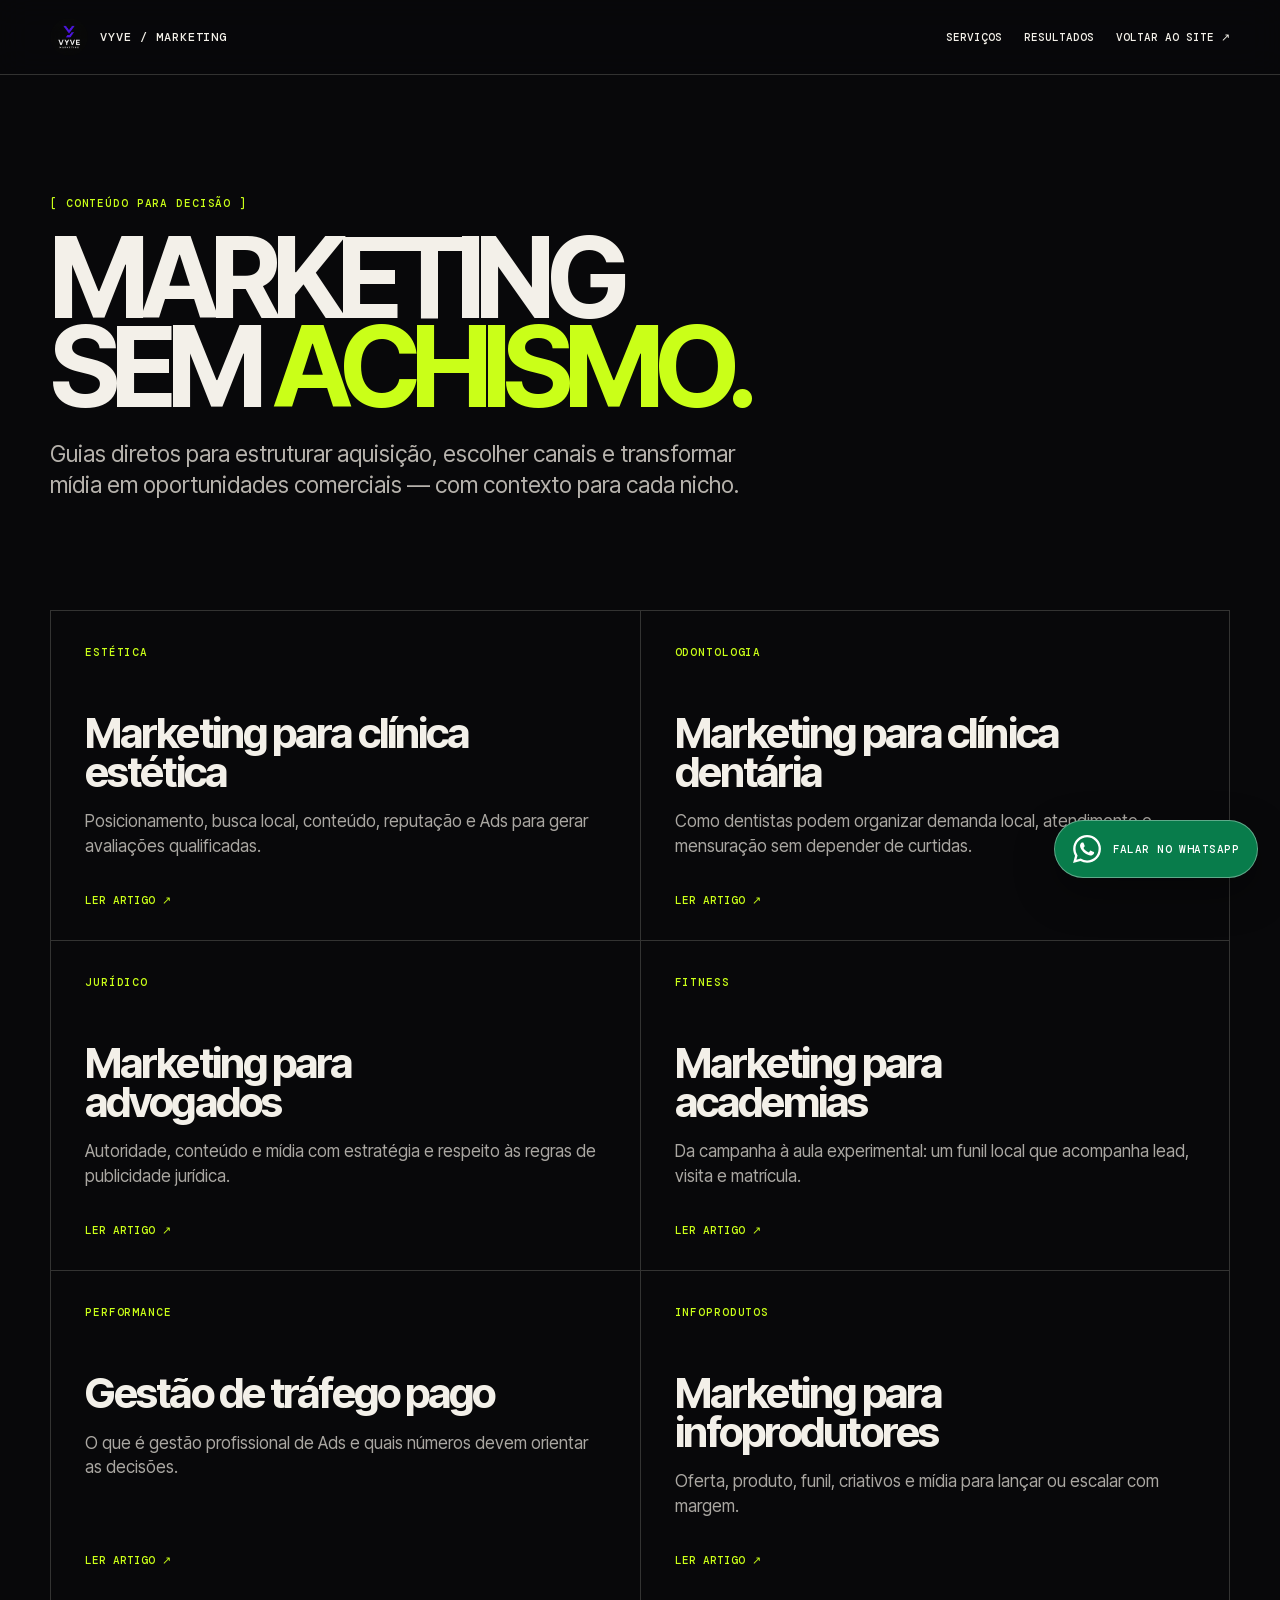
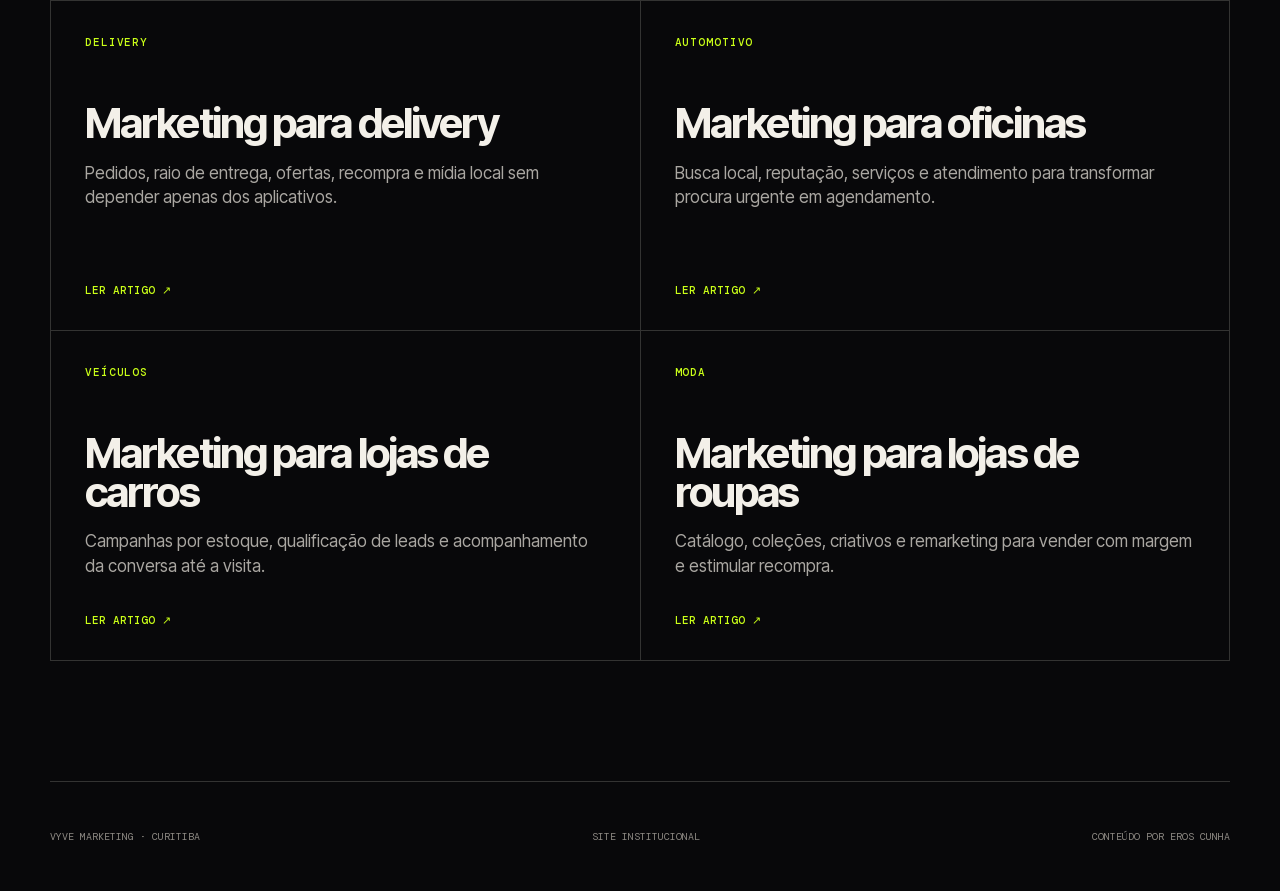
<file: blog/index.html>
<!doctype html>
<html lang="pt-BR">
<head>
  <meta charset="utf-8">
  <meta name="viewport" content="width=device-width, initial-scale=1">
  <title>Marketing Digital e Tráfego Pago | Blog VYVE</title>
  <meta name="description" content="Guias de marketing e tráfego pago para clínicas, delivery, oficinas, lojas de carros, moda, academias, advogados e infoprodutores.">
  <link rel="canonical" href="https://vyvemarketing.github.io/vyve-marketing-site/blog/">
  <meta property="og:title" content="Conteúdos de marketing e performance | VYVE">
  <meta property="og:description" content="Estratégias práticas de aquisição, Ads, conteúdo e conversão para diferentes nichos.">
  <meta property="og:image" content="https://vyvemarketing.github.io/vyve-marketing-site/assets/generated/hero-ads-workstation.webp">
  <link rel="icon" type="image/png" href="../assets/brand/logo-vyve.png">
  <link rel="stylesheet" href="blog.css">
  <script type="application/ld+json">{"@context":"https://schema.org","@type":"CollectionPage","name":"Conteúdos de marketing e performance da VYVE","url":"https://vyvemarketing.github.io/vyve-marketing-site/blog/","publisher":{"@type":"Organization","name":"VYVE Marketing","url":"https://vyvemarketing.github.io/vyve-marketing-site/"}}</script>
  <script src="../analytics.js?v=20261001-1"></script>
</head>
<body>
  <a class="skip" href="#conteudo">Pular para o conteúdo</a>
  <header class="site-header"><nav class="site-nav shell" aria-label="Navegação do blog"><a class="brand" href="../"><img src="../assets/brand/logo-vyve.png" alt=""><span>VYVE / MARKETING</span></a><div class="site-nav-links"><a href="../#servicos">Serviços</a><a href="../#resultados">Resultados</a><a href="../">Voltar ao site ↗</a></div></nav></header>
  <main id="conteudo">
    <section class="blog-hero shell">
      <p class="eyebrow">[ CONTEÚDO PARA DECISÃO ]</p>
      <h1>MARKETING<br>SEM <i>ACHISMO.</i></h1>
      <p>Guias diretos para estruturar aquisição, escolher canais e transformar mídia em oportunidades comerciais — com contexto para cada nicho.</p>
    </section>
    <section class="post-grid shell" aria-label="Artigos">
      <a class="post-card" href="marketing-para-clinica-estetica.html"><span class="card-tag">Estética</span><h2>Marketing para clínica estética</h2><p>Posicionamento, busca local, conteúdo, reputação e Ads para gerar avaliações qualificadas.</p><b>Ler artigo ↗</b></a>
      <a class="post-card" href="marketing-para-clinica-dentaria.html"><span class="card-tag">Odontologia</span><h2>Marketing para clínica dentária</h2><p>Como dentistas podem organizar demanda local, atendimento e mensuração sem depender de curtidas.</p><b>Ler artigo ↗</b></a>
      <a class="post-card" href="marketing-para-advogados.html"><span class="card-tag">Jurídico</span><h2>Marketing para advogados</h2><p>Autoridade, conteúdo e mídia com estratégia e respeito às regras de publicidade jurídica.</p><b>Ler artigo ↗</b></a>
      <a class="post-card" href="marketing-para-academias.html"><span class="card-tag">Fitness</span><h2>Marketing para academias</h2><p>Da campanha à aula experimental: um funil local que acompanha lead, visita e matrícula.</p><b>Ler artigo ↗</b></a>
      <a class="post-card" href="gestao-de-trafego-pago.html"><span class="card-tag">Performance</span><h2>Gestão de tráfego pago</h2><p>O que é gestão profissional de Ads e quais números devem orientar as decisões.</p><b>Ler artigo ↗</b></a>
      <a class="post-card" href="marketing-para-infoprodutores.html"><span class="card-tag">Infoprodutos</span><h2>Marketing para infoprodutores</h2><p>Oferta, produto, funil, criativos e mídia para lançar ou escalar com margem.</p><b>Ler artigo ↗</b></a>
      <a class="post-card" href="marketing-para-delivery.html"><span class="card-tag">Delivery</span><h2>Marketing para delivery</h2><p>Pedidos, raio de entrega, ofertas, recompra e mídia local sem depender apenas dos aplicativos.</p><b>Ler artigo ↗</b></a>
      <a class="post-card" href="marketing-para-oficinas.html"><span class="card-tag">Automotivo</span><h2>Marketing para oficinas</h2><p>Busca local, reputação, serviços e atendimento para transformar procura urgente em agendamento.</p><b>Ler artigo ↗</b></a>
      <a class="post-card" href="marketing-para-lojas-de-carros.html"><span class="card-tag">Veículos</span><h2>Marketing para lojas de carros</h2><p>Campanhas por estoque, qualificação de leads e acompanhamento da conversa até a visita.</p><b>Ler artigo ↗</b></a>
      <a class="post-card" href="marketing-para-lojas-de-roupas.html"><span class="card-tag">Moda</span><h2>Marketing para lojas de roupas</h2><p>Catálogo, coleções, criativos e remarketing para vender com margem e estimular recompra.</p><b>Ler artigo ↗</b></a>
    </section>
  </main>
  <footer class="blog-footer shell"><span>VYVE Marketing · Curitiba</span><a href="../#conteudos">Site institucional</a><span>Conteúdo por Eros Cunha</span></footer>
  <a class="whatsapp-float" href="https://wa.me/5541996128878?text=Ol%C3%A1%2C%20li%20um%20conte%C3%BAdo%20da%20VYVE%20e%20quero%20conversar." target="_blank" rel="noopener" aria-label="Conversar com a VYVE pelo WhatsApp"><img src="../assets/platforms/whatsapp.svg" alt="" aria-hidden="true"><span>Falar no WhatsApp</span></a>
</body>
</html>
</file>
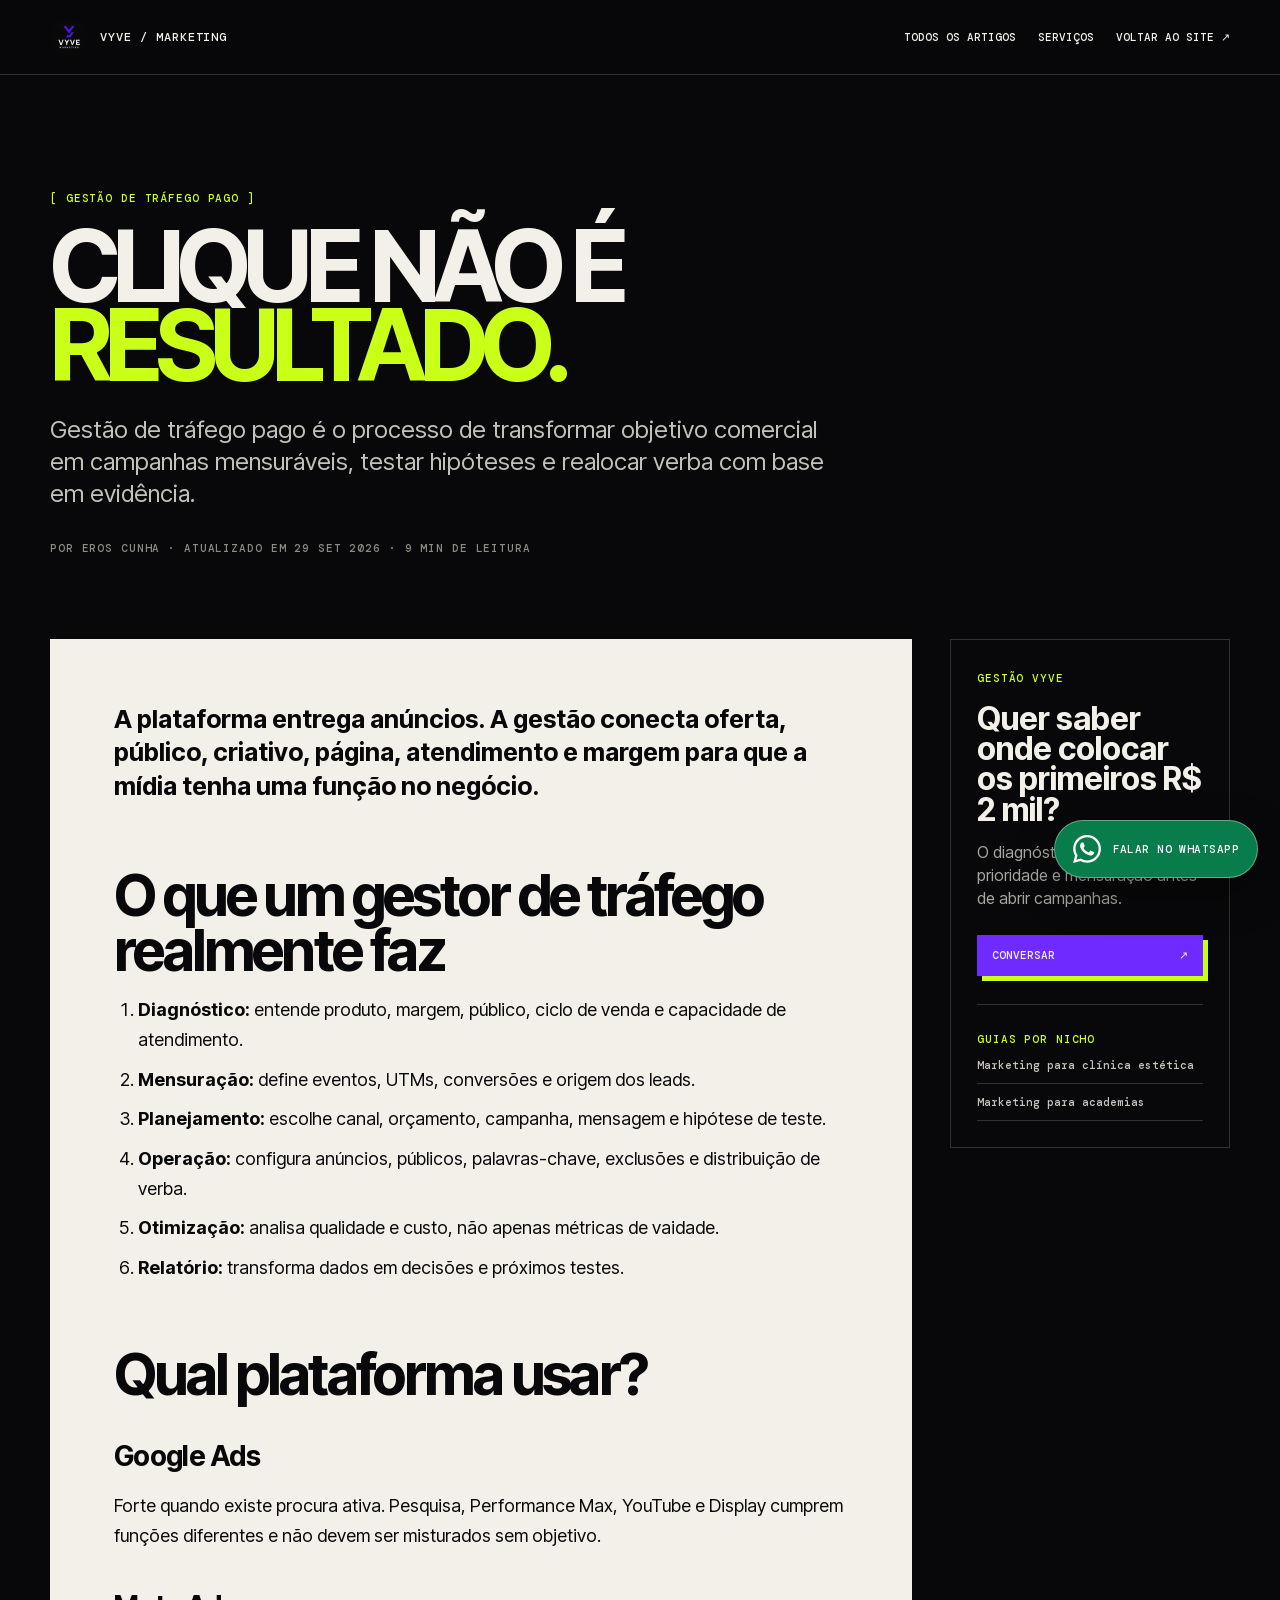
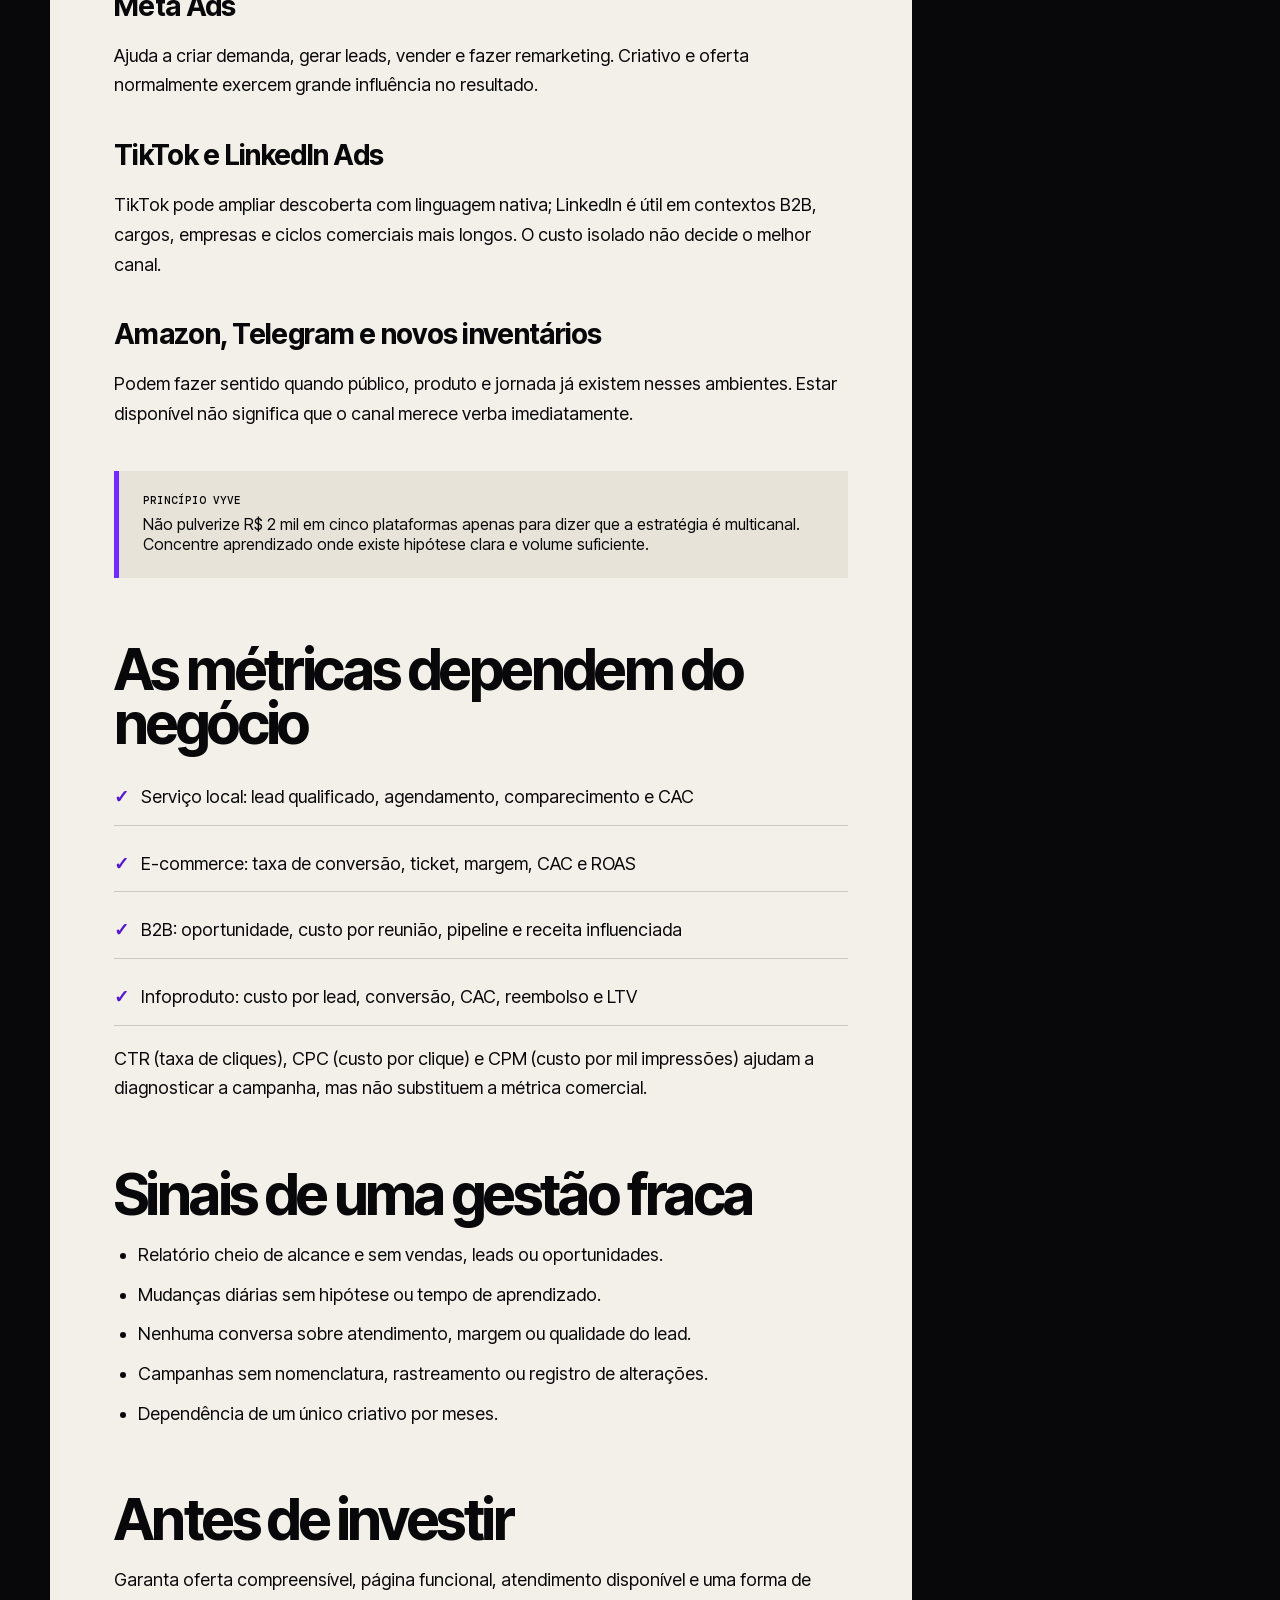
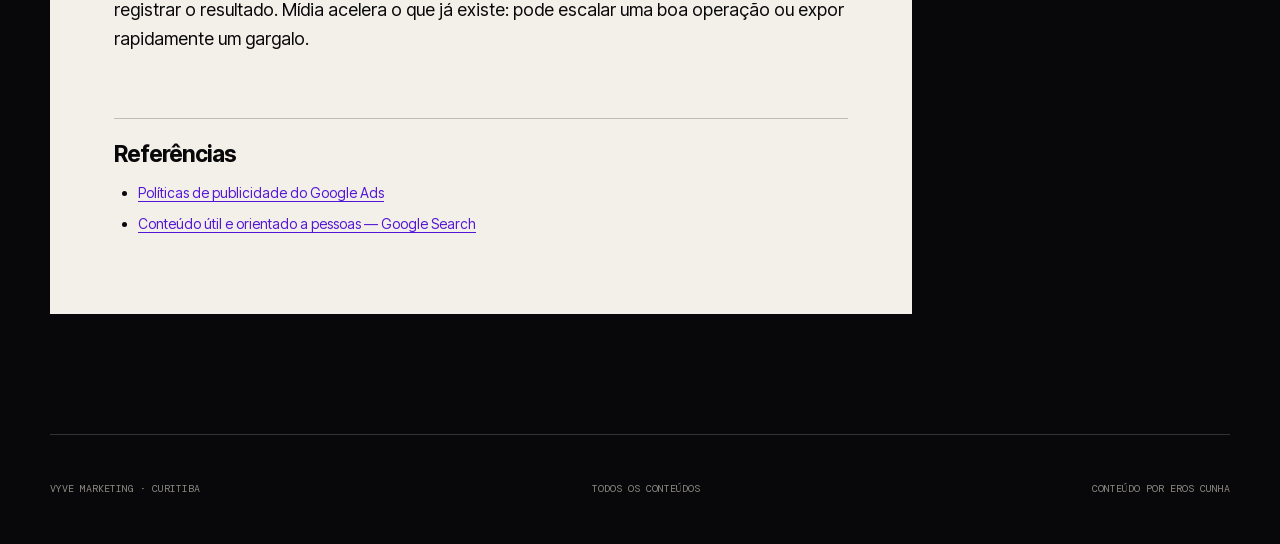
<file: blog/gestao-de-trafego-pago.html>
<!doctype html>
<html lang="pt-BR">
<head>
  <meta charset="utf-8"><meta name="viewport" content="width=device-width, initial-scale=1">
  <title>Gestão de Tráfego Pago: Como Funciona | VYVE</title>
  <meta name="description" content="Entenda como funciona a gestão de tráfego pago, o que deve ser medido e como Meta, Google, TikTok e LinkedIn Ads entram na estratégia.">
  <link rel="canonical" href="https://vyvemarketing.github.io/vyve-marketing-site/blog/gestao-de-trafego-pago.html">
  <meta property="og:title" content="Gestão de tráfego pago: como funciona"><meta property="og:description" content="Da estratégia ao relatório: o que uma gestão profissional de Ads precisa entregar."><meta property="og:image" content="https://vyvemarketing.github.io/vyve-marketing-site/assets/generated/hero-ads-workstation.webp">
  <link rel="icon" type="image/png" href="../assets/brand/logo-vyve.png"><link rel="stylesheet" href="blog.css">
  <script type="application/ld+json">{"@context":"https://schema.org","@type":"BlogPosting","headline":"Gestão de tráfego pago: como funciona e o que medir","description":"Guia sobre estratégia, operação e mensuração de campanhas de mídia paga.","datePublished":"2026-09-29","dateModified":"2026-09-29","author":{"@type":"Person","name":"Eros Cunha"},"publisher":{"@type":"Organization","name":"VYVE Marketing","logo":{"@type":"ImageObject","url":"https://vyvemarketing.github.io/vyve-marketing-site/assets/brand/logo-vyve.png"}},"mainEntityOfPage":"https://vyvemarketing.github.io/vyve-marketing-site/blog/gestao-de-trafego-pago.html"}</script>
  <script src="../analytics.js?v=20261001-1"></script>
</head>
<body>
  <a class="skip" href="#artigo">Pular para o artigo</a><header class="site-header"><nav class="site-nav shell" aria-label="Navegação"><a class="brand" href="../"><img src="../assets/brand/logo-vyve.png" alt=""><span>VYVE / MARKETING</span></a><div class="site-nav-links"><a href="./">Todos os artigos</a><a href="../#servicos">Serviços</a><a href="../">Voltar ao site ↗</a></div></nav></header>
  <main>
    <header class="article-hero shell"><p class="eyebrow">[ GESTÃO DE TRÁFEGO PAGO ]</p><h1>CLIQUE NÃO É<br><i>RESULTADO.</i></h1><p class="article-deck">Gestão de tráfego pago é o processo de transformar objetivo comercial em campanhas mensuráveis, testar hipóteses e realocar verba com base em evidência.</p><p class="article-meta">Por Eros Cunha · Atualizado em 29 set 2026 · 9 min de leitura</p></header>
    <div class="article-layout shell">
      <article class="article-content" id="artigo">
        <p class="lead">A plataforma entrega anúncios. A gestão conecta oferta, público, criativo, página, atendimento e margem para que a mídia tenha uma função no negócio.</p>
        <h2>O que um gestor de tráfego realmente faz</h2>
        <ol><li><strong>Diagnóstico:</strong> entende produto, margem, público, ciclo de venda e capacidade de atendimento.</li><li><strong>Mensuração:</strong> define eventos, UTMs, conversões e origem dos leads.</li><li><strong>Planejamento:</strong> escolhe canal, orçamento, campanha, mensagem e hipótese de teste.</li><li><strong>Operação:</strong> configura anúncios, públicos, palavras-chave, exclusões e distribuição de verba.</li><li><strong>Otimização:</strong> analisa qualidade e custo, não apenas métricas de vaidade.</li><li><strong>Relatório:</strong> transforma dados em decisões e próximos testes.</li></ol>
        <h2>Qual plataforma usar?</h2>
        <h3>Google Ads</h3><p>Forte quando existe procura ativa. Pesquisa, Performance Max, YouTube e Display cumprem funções diferentes e não devem ser misturados sem objetivo.</p>
        <h3>Meta Ads</h3><p>Ajuda a criar demanda, gerar leads, vender e fazer remarketing. Criativo e oferta normalmente exercem grande influência no resultado.</p>
        <h3>TikTok e LinkedIn Ads</h3><p>TikTok pode ampliar descoberta com linguagem nativa; LinkedIn é útil em contextos B2B, cargos, empresas e ciclos comerciais mais longos. O custo isolado não decide o melhor canal.</p>
        <h3>Amazon, Telegram e novos inventários</h3><p>Podem fazer sentido quando público, produto e jornada já existem nesses ambientes. Estar disponível não significa que o canal merece verba imediatamente.</p>
        <div class="callout"><strong>Princípio VYVE</strong>Não pulverize R$ 2 mil em cinco plataformas apenas para dizer que a estratégia é multicanal. Concentre aprendizado onde existe hipótese clara e volume suficiente.</div>
        <h2>As métricas dependem do negócio</h2>
        <ul class="checklist"><li>Serviço local: lead qualificado, agendamento, comparecimento e CAC</li><li>E-commerce: taxa de conversão, ticket, margem, CAC e ROAS</li><li>B2B: oportunidade, custo por reunião, pipeline e receita influenciada</li><li>Infoproduto: custo por lead, conversão, CAC, reembolso e LTV</li></ul>
        <p>CTR (taxa de cliques), CPC (custo por clique) e CPM (custo por mil impressões) ajudam a diagnosticar a campanha, mas não substituem a métrica comercial.</p>
        <h2>Sinais de uma gestão fraca</h2>
        <ul><li>Relatório cheio de alcance e sem vendas, leads ou oportunidades.</li><li>Mudanças diárias sem hipótese ou tempo de aprendizado.</li><li>Nenhuma conversa sobre atendimento, margem ou qualidade do lead.</li><li>Campanhas sem nomenclatura, rastreamento ou registro de alterações.</li><li>Dependência de um único criativo por meses.</li></ul>
        <h2>Antes de investir</h2>
        <p>Garanta oferta compreensível, página funcional, atendimento disponível e uma forma de registrar o resultado. Mídia acelera o que já existe: pode escalar uma boa operação ou expor rapidamente um gargalo.</p>
        <div class="article-sources"><h2>Referências</h2><ul><li><a href="https://support.google.com/google-ads/answer/6316?hl=pt-BR" target="_blank" rel="noopener">Políticas de publicidade do Google Ads</a></li><li><a href="https://developers.google.com/search/docs/fundamentals/creating-helpful-content" target="_blank" rel="noopener">Conteúdo útil e orientado a pessoas — Google Search</a></li></ul></div>
      </article>
      <aside class="article-aside"><span class="mini-label">Gestão VYVE</span><h2>Quer saber onde colocar os primeiros R$ 2 mil?</h2><p>O diagnóstico define canal, prioridade e mensuração antes de abrir campanhas.</p><a href="https://wa.me/5541996128878?text=Ol%C3%A1%2C%20li%20o%20guia%20de%20gest%C3%A3o%20de%20tr%C3%A1fego%20pago%20e%20quero%20conversar." target="_blank" rel="noopener">Conversar <span>↗</span></a><div class="related"><span class="mini-label">Guias por nicho</span><a href="marketing-para-clinica-estetica.html">Marketing para clínica estética</a><a href="marketing-para-academias.html">Marketing para academias</a></div></aside>
    </div>
  </main>
  <footer class="blog-footer shell"><span>VYVE Marketing · Curitiba</span><a href="./">Todos os conteúdos</a><span>Conteúdo por Eros Cunha</span></footer><a class="whatsapp-float" href="https://wa.me/5541996128878?text=Ol%C3%A1%2C%20li%20o%20guia%20da%20VYVE%20e%20quero%20conversar." target="_blank" rel="noopener" aria-label="Conversar pelo WhatsApp"><img src="../assets/platforms/whatsapp.svg" alt="" aria-hidden="true"><span>Falar no WhatsApp</span></a>
</body></html>
</file>
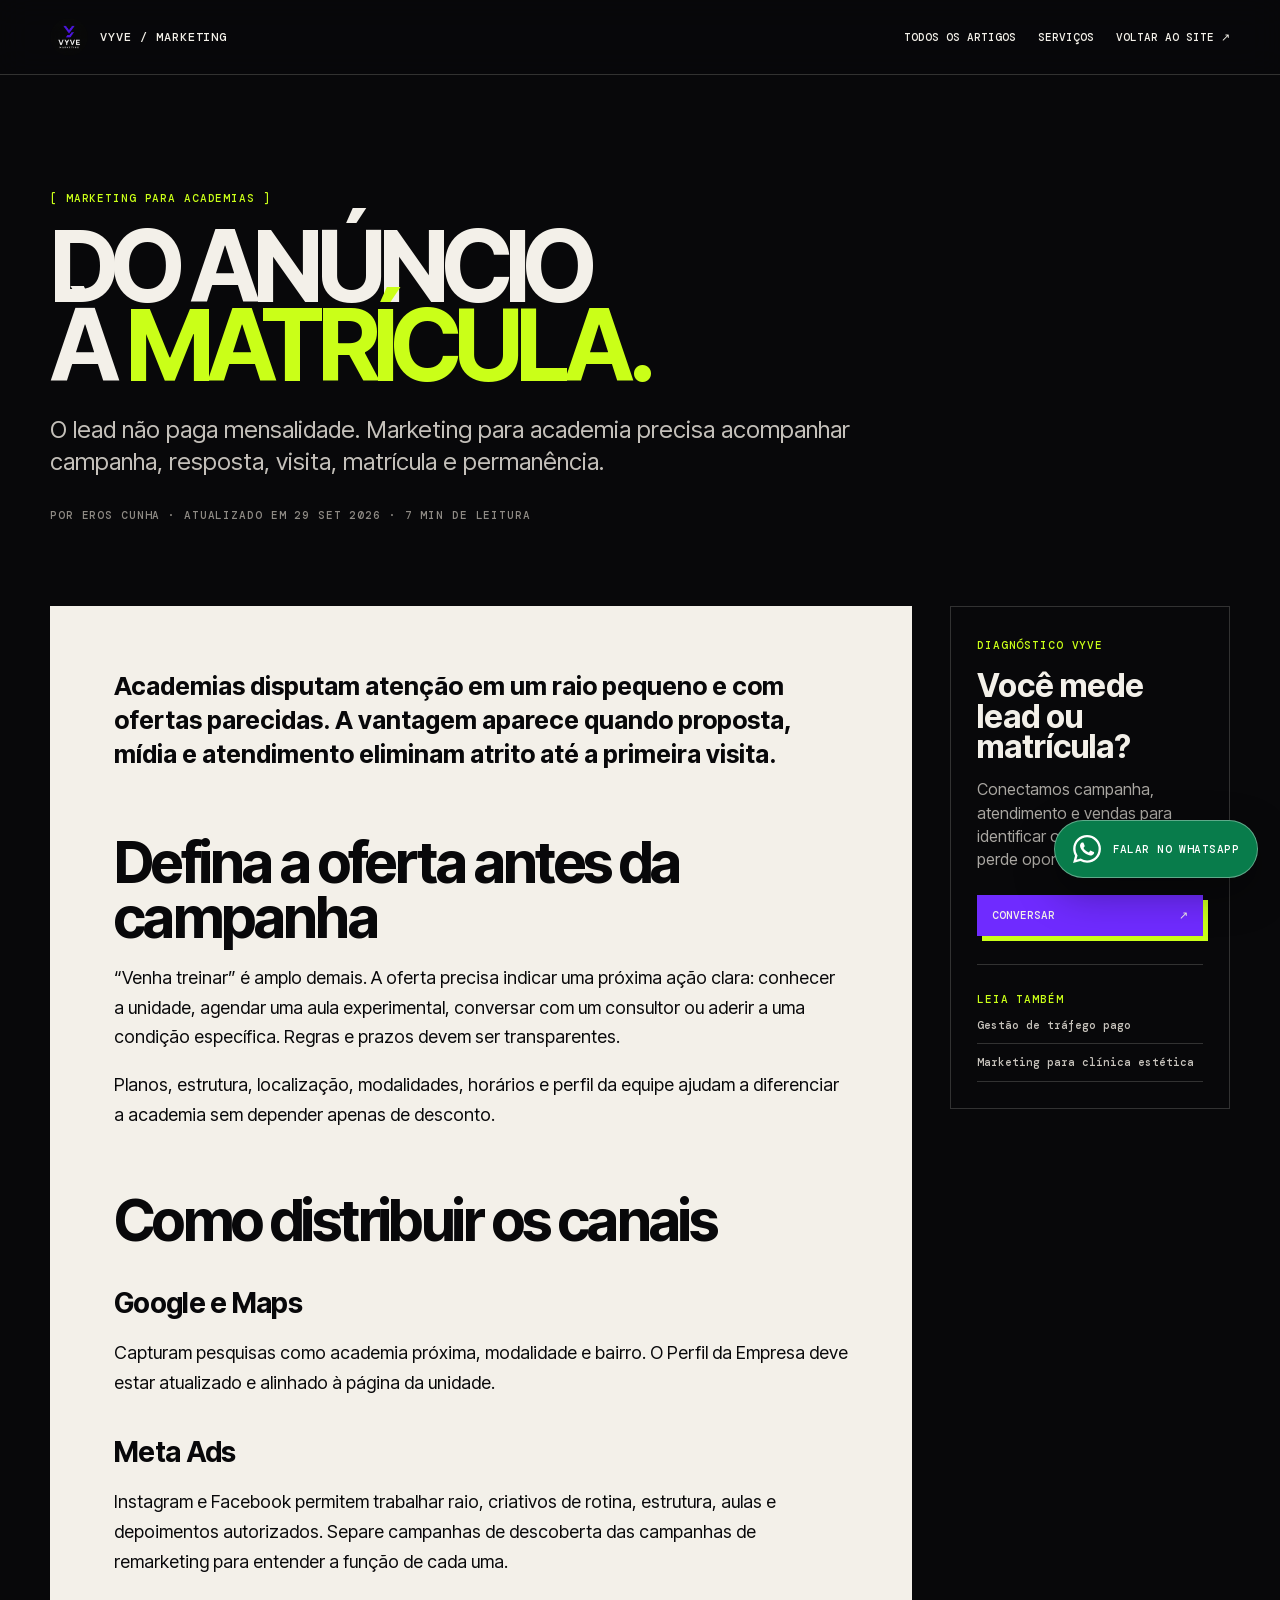
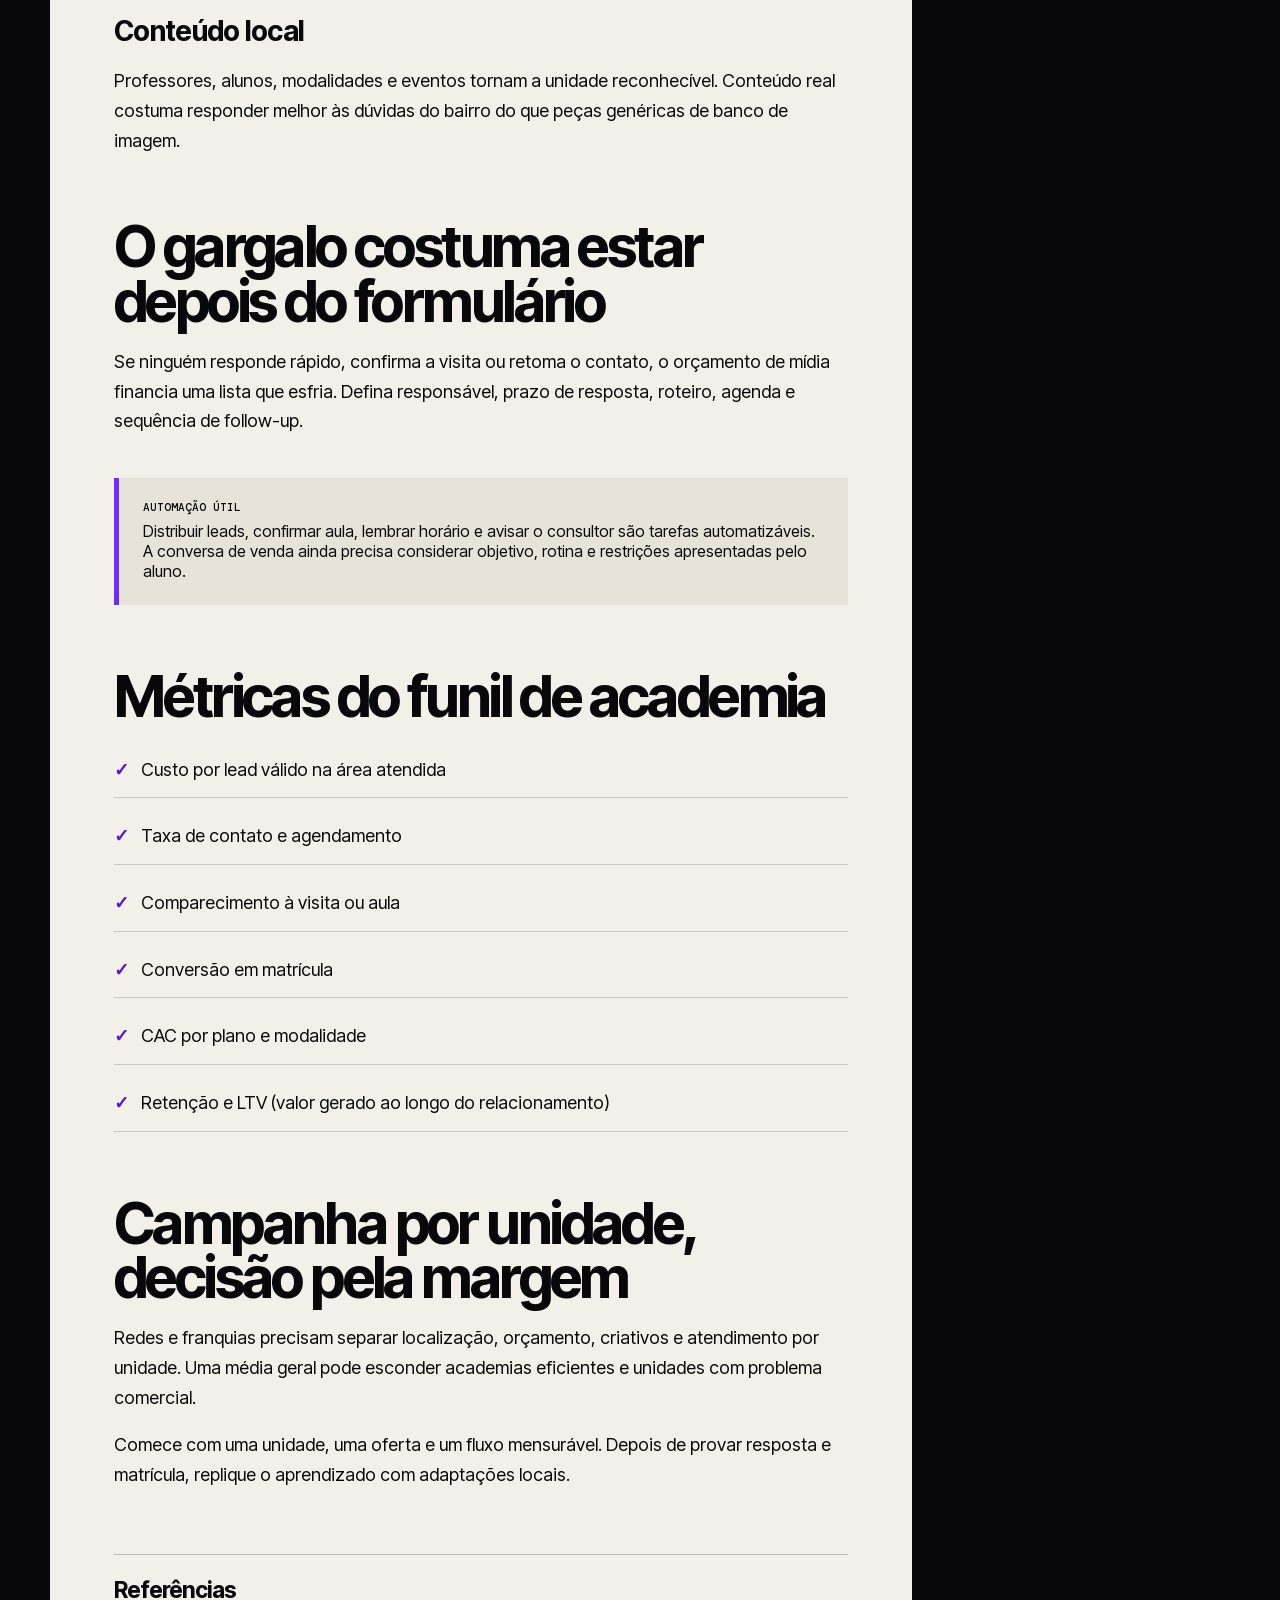
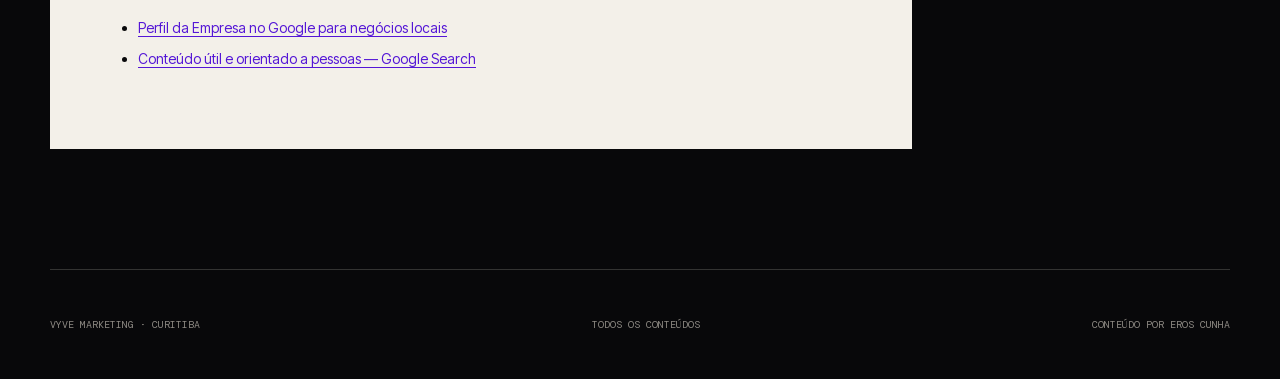
<file: blog/marketing-para-academias.html>
<!doctype html>
<html lang="pt-BR">
<head>
  <meta charset="utf-8"><meta name="viewport" content="width=device-width, initial-scale=1">
  <title>Marketing para Academias: Leads e Matrículas | VYVE</title>
  <meta name="description" content="Marketing para academias: estratégia local, Google e Meta Ads, aula experimental, CRM e métricas para transformar leads em matrículas.">
  <link rel="canonical" href="https://vyvemarketing.github.io/vyve-marketing-site/blog/marketing-para-academias.html">
  <meta property="og:title" content="Marketing para academias: leads, visitas e matrículas"><meta property="og:description" content="Um funil local para acompanhar a jornada da campanha até a matrícula."><meta property="og:image" content="https://vyvemarketing.github.io/vyve-marketing-site/assets/generated/hero-ads-workstation.webp">
  <link rel="icon" type="image/png" href="../assets/brand/logo-vyve.png"><link rel="stylesheet" href="blog.css">
  <script type="application/ld+json">{"@context":"https://schema.org","@type":"BlogPosting","headline":"Marketing para academias: leads, visitas e matrículas","description":"Como organizar campanhas e atendimento para aquisição local em academias.","datePublished":"2026-09-29","dateModified":"2026-09-29","author":{"@type":"Person","name":"Eros Cunha"},"publisher":{"@type":"Organization","name":"VYVE Marketing","logo":{"@type":"ImageObject","url":"https://vyvemarketing.github.io/vyve-marketing-site/assets/brand/logo-vyve.png"}},"mainEntityOfPage":"https://vyvemarketing.github.io/vyve-marketing-site/blog/marketing-para-academias.html"}</script>
  <script src="../analytics.js?v=20261001-1"></script>
</head>
<body>
  <a class="skip" href="#artigo">Pular para o artigo</a><header class="site-header"><nav class="site-nav shell" aria-label="Navegação"><a class="brand" href="../"><img src="../assets/brand/logo-vyve.png" alt=""><span>VYVE / MARKETING</span></a><div class="site-nav-links"><a href="./">Todos os artigos</a><a href="../#servicos">Serviços</a><a href="../">Voltar ao site ↗</a></div></nav></header>
  <main>
    <header class="article-hero shell"><p class="eyebrow">[ MARKETING PARA ACADEMIAS ]</p><h1>DO ANÚNCIO<br>À <i>MATRÍCULA.</i></h1><p class="article-deck">O lead não paga mensalidade. Marketing para academia precisa acompanhar campanha, resposta, visita, matrícula e permanência.</p><p class="article-meta">Por Eros Cunha · Atualizado em 29 set 2026 · 7 min de leitura</p></header>
    <div class="article-layout shell">
      <article class="article-content" id="artigo">
        <p class="lead">Academias disputam atenção em um raio pequeno e com ofertas parecidas. A vantagem aparece quando proposta, mídia e atendimento eliminam atrito até a primeira visita.</p>
        <h2>Defina a oferta antes da campanha</h2>
        <p>“Venha treinar” é amplo demais. A oferta precisa indicar uma próxima ação clara: conhecer a unidade, agendar uma aula experimental, conversar com um consultor ou aderir a uma condição específica. Regras e prazos devem ser transparentes.</p>
        <p>Planos, estrutura, localização, modalidades, horários e perfil da equipe ajudam a diferenciar a academia sem depender apenas de desconto.</p>
        <h2>Como distribuir os canais</h2>
        <h3>Google e Maps</h3><p>Capturam pesquisas como academia próxima, modalidade e bairro. O Perfil da Empresa deve estar atualizado e alinhado à página da unidade.</p>
        <h3>Meta Ads</h3><p>Instagram e Facebook permitem trabalhar raio, criativos de rotina, estrutura, aulas e depoimentos autorizados. Separe campanhas de descoberta das campanhas de remarketing para entender a função de cada uma.</p>
        <h3>Conteúdo local</h3><p>Professores, alunos, modalidades e eventos tornam a unidade reconhecível. Conteúdo real costuma responder melhor às dúvidas do bairro do que peças genéricas de banco de imagem.</p>
        <h2>O gargalo costuma estar depois do formulário</h2>
        <p>Se ninguém responde rápido, confirma a visita ou retoma o contato, o orçamento de mídia financia uma lista que esfria. Defina responsável, prazo de resposta, roteiro, agenda e sequência de follow-up.</p>
        <div class="callout"><strong>Automação útil</strong>Distribuir leads, confirmar aula, lembrar horário e avisar o consultor são tarefas automatizáveis. A conversa de venda ainda precisa considerar objetivo, rotina e restrições apresentadas pelo aluno.</div>
        <h2>Métricas do funil de academia</h2>
        <ul class="checklist"><li>Custo por lead válido na área atendida</li><li>Taxa de contato e agendamento</li><li>Comparecimento à visita ou aula</li><li>Conversão em matrícula</li><li>CAC por plano e modalidade</li><li>Retenção e LTV (valor gerado ao longo do relacionamento)</li></ul>
        <h2>Campanha por unidade, decisão pela margem</h2>
        <p>Redes e franquias precisam separar localização, orçamento, criativos e atendimento por unidade. Uma média geral pode esconder academias eficientes e unidades com problema comercial.</p>
        <p>Comece com uma unidade, uma oferta e um fluxo mensurável. Depois de provar resposta e matrícula, replique o aprendizado com adaptações locais.</p>
        <div class="article-sources"><h2>Referências</h2><ul><li><a href="https://support.google.com/business/answer/16394780?hl=pt-BR" target="_blank" rel="noopener">Perfil da Empresa no Google para negócios locais</a></li><li><a href="https://developers.google.com/search/docs/fundamentals/creating-helpful-content" target="_blank" rel="noopener">Conteúdo útil e orientado a pessoas — Google Search</a></li></ul></div>
      </article>
      <aside class="article-aside"><span class="mini-label">Diagnóstico VYVE</span><h2>Você mede lead ou matrícula?</h2><p>Conectamos campanha, atendimento e vendas para identificar onde cada unidade perde oportunidades.</p><a href="https://wa.me/5541996128878?text=Ol%C3%A1%2C%20li%20o%20guia%20de%20marketing%20para%20academias%20e%20quero%20conversar." target="_blank" rel="noopener">Conversar <span>↗</span></a><div class="related"><span class="mini-label">Leia também</span><a href="gestao-de-trafego-pago.html">Gestão de tráfego pago</a><a href="marketing-para-clinica-estetica.html">Marketing para clínica estética</a></div></aside>
    </div>
  </main>
  <footer class="blog-footer shell"><span>VYVE Marketing · Curitiba</span><a href="./">Todos os conteúdos</a><span>Conteúdo por Eros Cunha</span></footer><a class="whatsapp-float" href="https://wa.me/5541996128878?text=Ol%C3%A1%2C%20li%20o%20guia%20da%20VYVE%20e%20quero%20conversar." target="_blank" rel="noopener" aria-label="Conversar pelo WhatsApp"><img src="../assets/platforms/whatsapp.svg" alt="" aria-hidden="true"><span>Falar no WhatsApp</span></a>
</body></html>
</file>
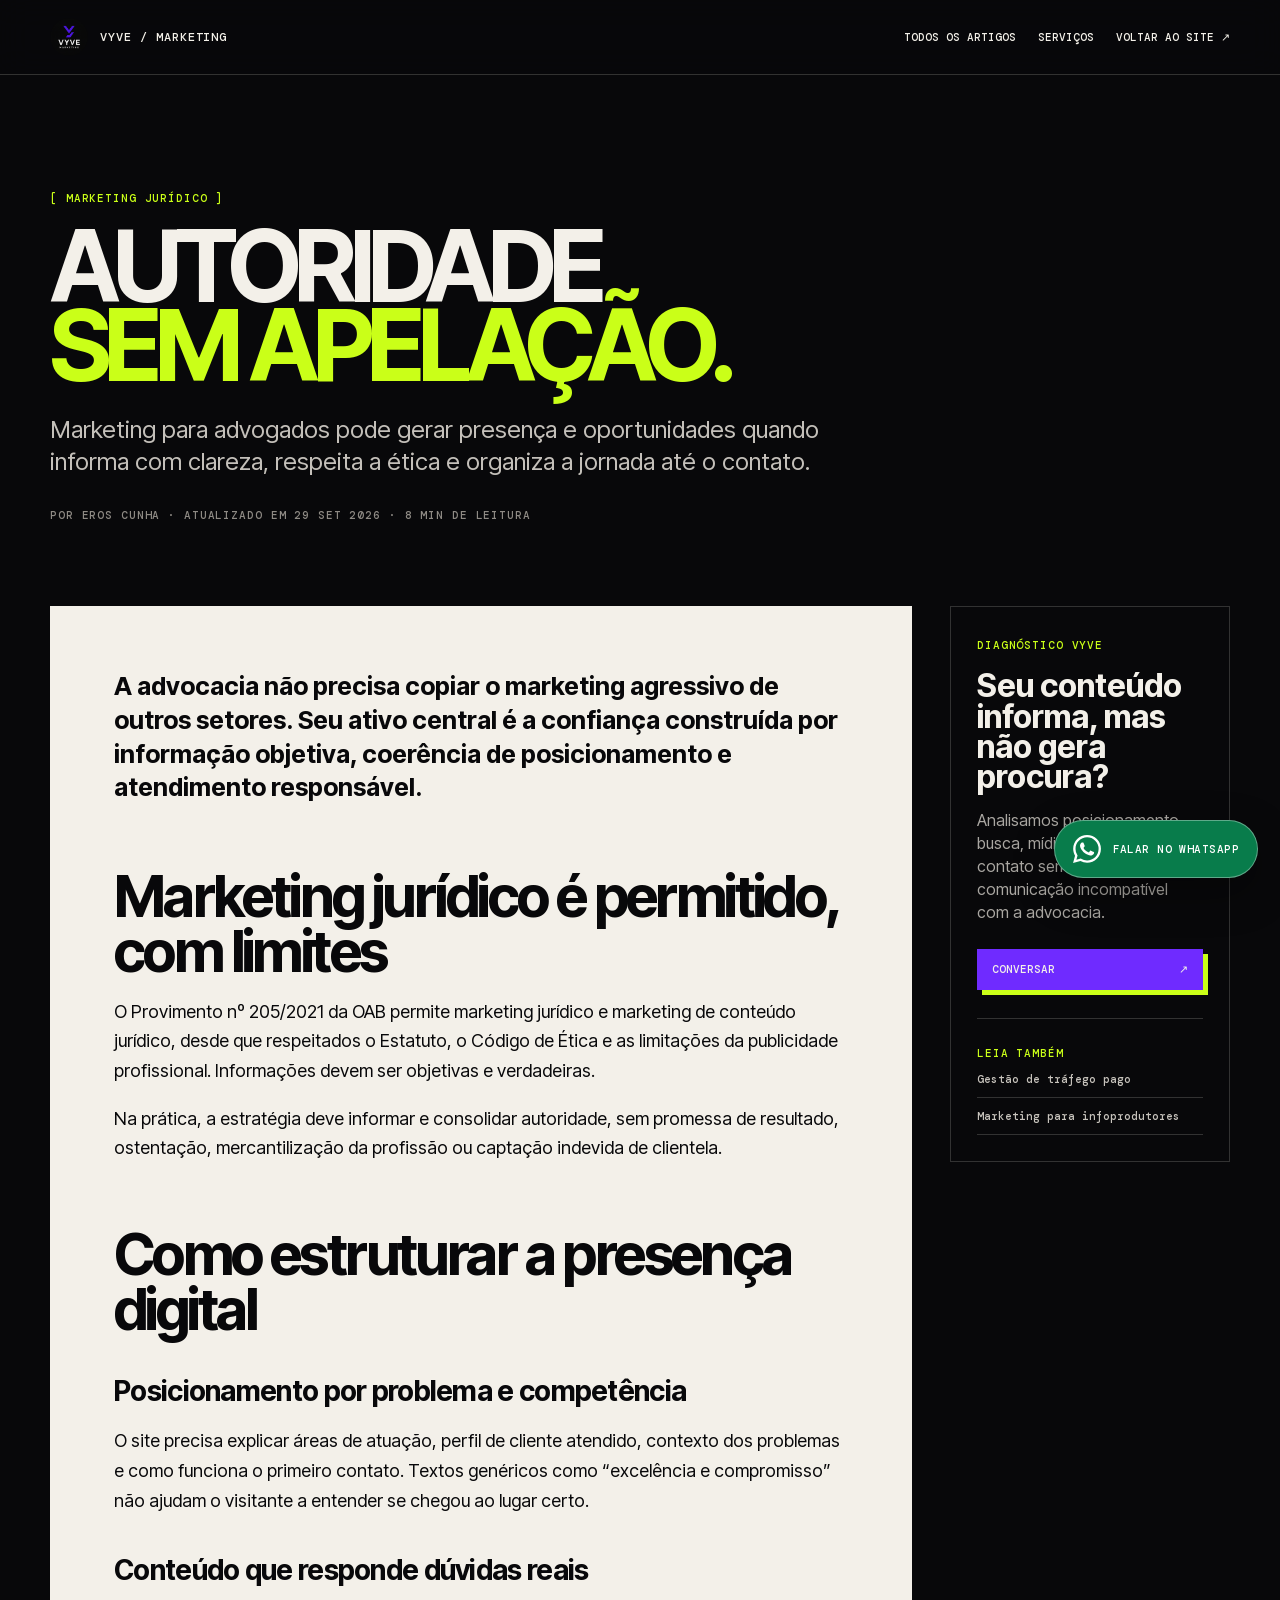
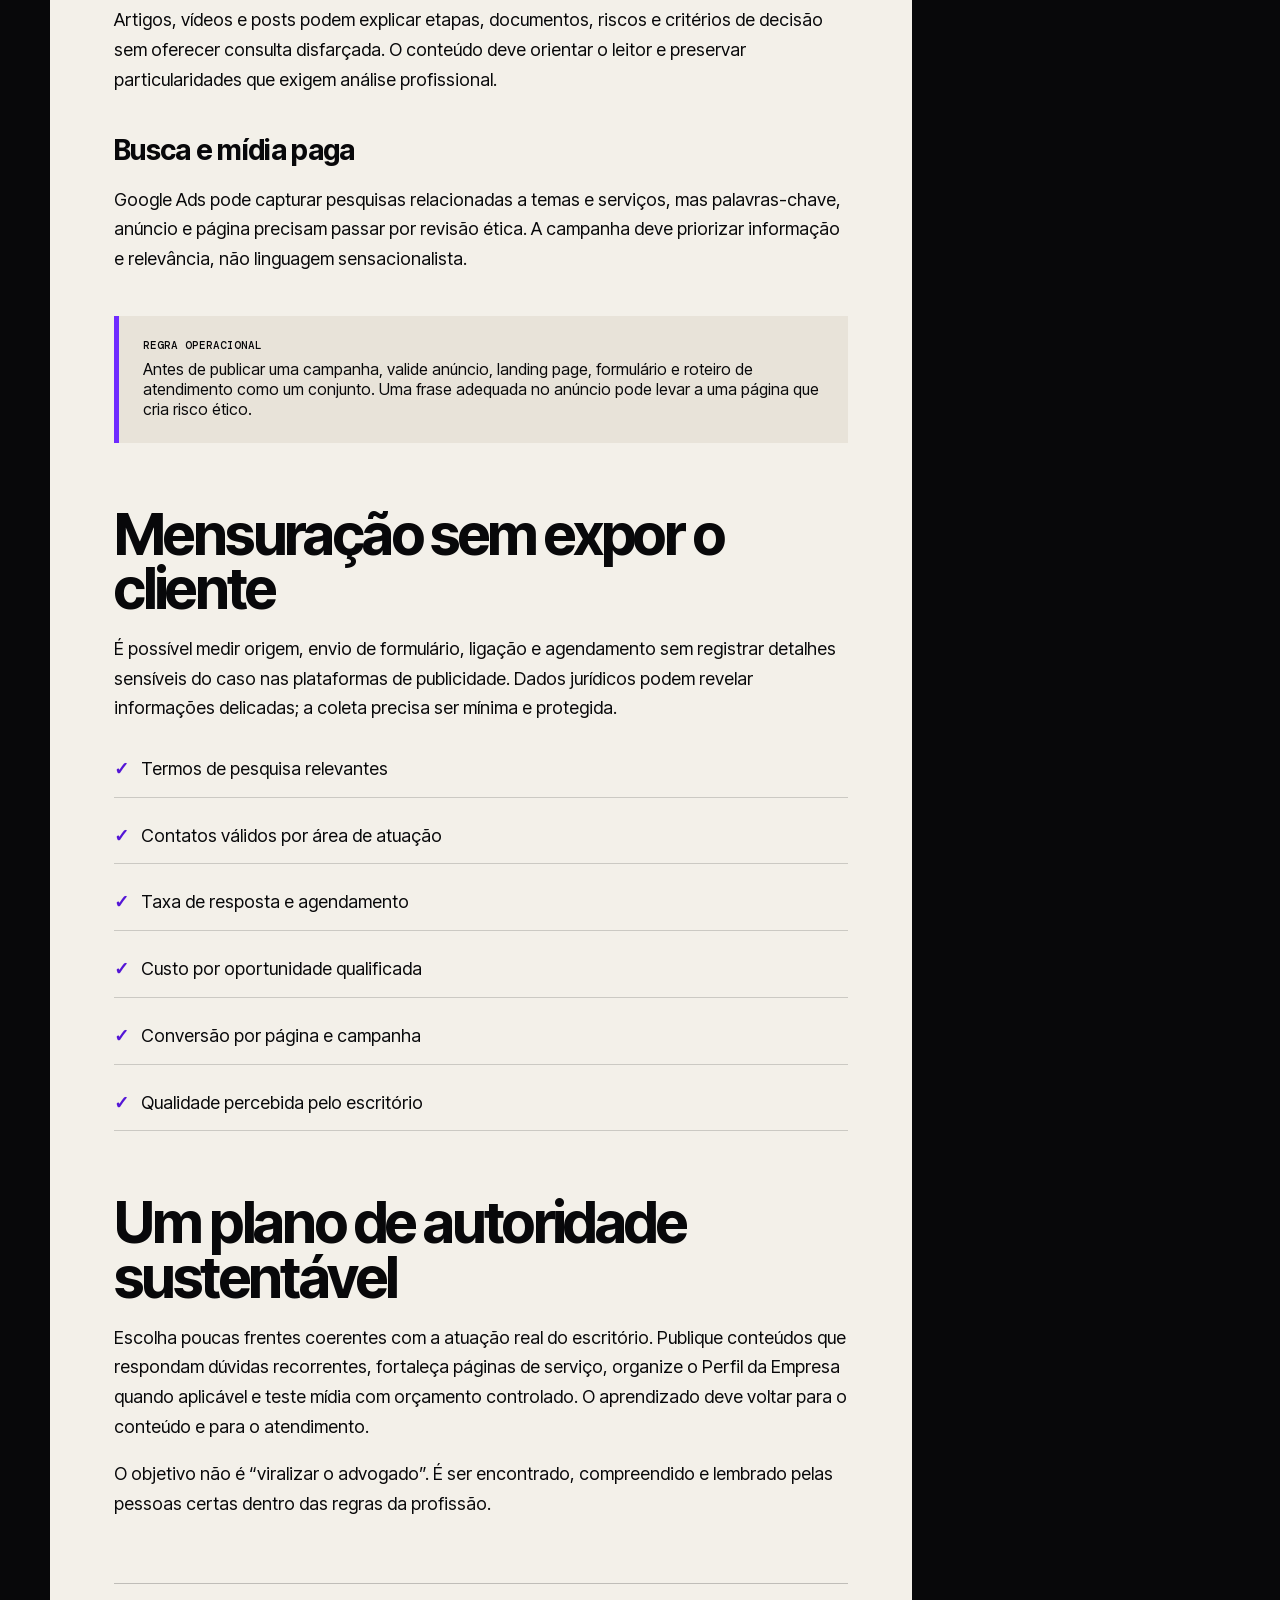
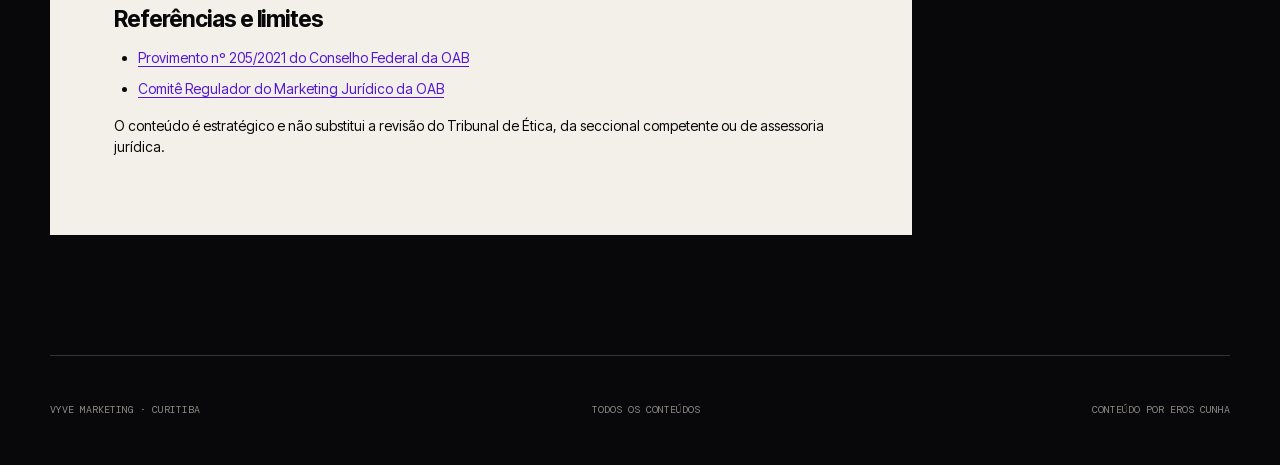
<file: blog/marketing-para-advogados.html>
<!doctype html>
<html lang="pt-BR">
<head>
  <meta charset="utf-8"><meta name="viewport" content="width=device-width, initial-scale=1">
  <title>Marketing para Advogados: Autoridade e Ads | VYVE</title>
  <meta name="description" content="Marketing para advogados com conteúdo, Google Ads, autoridade, mensuração e respeito às regras da publicidade jurídica.">
  <link rel="canonical" href="https://vyvemarketing.github.io/vyve-marketing-site/blog/marketing-para-advogados.html">
  <meta property="og:title" content="Marketing para advogados: autoridade e Ads"><meta property="og:description" content="Estratégia informativa para gerar demanda sem transformar a advocacia em varejo."><meta property="og:image" content="https://vyvemarketing.github.io/vyve-marketing-site/assets/generated/hero-ads-workstation.webp">
  <link rel="icon" type="image/png" href="../assets/brand/logo-vyve.png"><link rel="stylesheet" href="blog.css">
  <script type="application/ld+json">{"@context":"https://schema.org","@type":"BlogPosting","headline":"Marketing para advogados: autoridade, conteúdo e Ads","description":"Como estruturar presença digital e aquisição na advocacia com responsabilidade.","datePublished":"2026-09-29","dateModified":"2026-09-29","author":{"@type":"Person","name":"Eros Cunha"},"publisher":{"@type":"Organization","name":"VYVE Marketing","logo":{"@type":"ImageObject","url":"https://vyvemarketing.github.io/vyve-marketing-site/assets/brand/logo-vyve.png"}},"mainEntityOfPage":"https://vyvemarketing.github.io/vyve-marketing-site/blog/marketing-para-advogados.html"}</script>
  <script src="../analytics.js?v=20261001-1"></script>
</head>
<body>
  <a class="skip" href="#artigo">Pular para o artigo</a><header class="site-header"><nav class="site-nav shell" aria-label="Navegação"><a class="brand" href="../"><img src="../assets/brand/logo-vyve.png" alt=""><span>VYVE / MARKETING</span></a><div class="site-nav-links"><a href="./">Todos os artigos</a><a href="../#servicos">Serviços</a><a href="../">Voltar ao site ↗</a></div></nav></header>
  <main>
    <header class="article-hero shell"><p class="eyebrow">[ MARKETING JURÍDICO ]</p><h1>AUTORIDADE<br><i>SEM APELAÇÃO.</i></h1><p class="article-deck">Marketing para advogados pode gerar presença e oportunidades quando informa com clareza, respeita a ética e organiza a jornada até o contato.</p><p class="article-meta">Por Eros Cunha · Atualizado em 29 set 2026 · 8 min de leitura</p></header>
    <div class="article-layout shell">
      <article class="article-content" id="artigo">
        <p class="lead">A advocacia não precisa copiar o marketing agressivo de outros setores. Seu ativo central é a confiança construída por informação objetiva, coerência de posicionamento e atendimento responsável.</p>
        <h2>Marketing jurídico é permitido, com limites</h2>
        <p>O Provimento nº 205/2021 da OAB permite marketing jurídico e marketing de conteúdo jurídico, desde que respeitados o Estatuto, o Código de Ética e as limitações da publicidade profissional. Informações devem ser objetivas e verdadeiras.</p>
        <p>Na prática, a estratégia deve informar e consolidar autoridade, sem promessa de resultado, ostentação, mercantilização da profissão ou captação indevida de clientela.</p>
        <h2>Como estruturar a presença digital</h2>
        <h3>Posicionamento por problema e competência</h3><p>O site precisa explicar áreas de atuação, perfil de cliente atendido, contexto dos problemas e como funciona o primeiro contato. Textos genéricos como “excelência e compromisso” não ajudam o visitante a entender se chegou ao lugar certo.</p>
        <h3>Conteúdo que responde dúvidas reais</h3><p>Artigos, vídeos e posts podem explicar etapas, documentos, riscos e critérios de decisão sem oferecer consulta disfarçada. O conteúdo deve orientar o leitor e preservar particularidades que exigem análise profissional.</p>
        <h3>Busca e mídia paga</h3><p>Google Ads pode capturar pesquisas relacionadas a temas e serviços, mas palavras-chave, anúncio e página precisam passar por revisão ética. A campanha deve priorizar informação e relevância, não linguagem sensacionalista.</p>
        <div class="callout"><strong>Regra operacional</strong>Antes de publicar uma campanha, valide anúncio, landing page, formulário e roteiro de atendimento como um conjunto. Uma frase adequada no anúncio pode levar a uma página que cria risco ético.</div>
        <h2>Mensuração sem expor o cliente</h2>
        <p>É possível medir origem, envio de formulário, ligação e agendamento sem registrar detalhes sensíveis do caso nas plataformas de publicidade. Dados jurídicos podem revelar informações delicadas; a coleta precisa ser mínima e protegida.</p>
        <ul class="checklist"><li>Termos de pesquisa relevantes</li><li>Contatos válidos por área de atuação</li><li>Taxa de resposta e agendamento</li><li>Custo por oportunidade qualificada</li><li>Conversão por página e campanha</li><li>Qualidade percebida pelo escritório</li></ul>
        <h2>Um plano de autoridade sustentável</h2>
        <p>Escolha poucas frentes coerentes com a atuação real do escritório. Publique conteúdos que respondam dúvidas recorrentes, fortaleça páginas de serviço, organize o Perfil da Empresa quando aplicável e teste mídia com orçamento controlado. O aprendizado deve voltar para o conteúdo e para o atendimento.</p>
        <p>O objetivo não é “viralizar o advogado”. É ser encontrado, compreendido e lembrado pelas pessoas certas dentro das regras da profissão.</p>
        <div class="article-sources"><h2>Referências e limites</h2><ul><li><a href="https://www.oab.org.br/leisnormas/legislacao/provimentos/205-2021" target="_blank" rel="noopener">Provimento nº 205/2021 do Conselho Federal da OAB</a></li><li><a href="https://marketingjuridico.oab.org.br/" target="_blank" rel="noopener">Comitê Regulador do Marketing Jurídico da OAB</a></li></ul><p>O conteúdo é estratégico e não substitui a revisão do Tribunal de Ética, da seccional competente ou de assessoria jurídica.</p></div>
      </article>
      <aside class="article-aside"><span class="mini-label">Diagnóstico VYVE</span><h2>Seu conteúdo informa, mas não gera procura?</h2><p>Analisamos posicionamento, busca, mídia e jornada de contato sem forçar uma comunicação incompatível com a advocacia.</p><a href="https://wa.me/5541996128878?text=Ol%C3%A1%2C%20li%20o%20guia%20de%20marketing%20para%20advogados%20e%20quero%20conversar." target="_blank" rel="noopener">Conversar <span>↗</span></a><div class="related"><span class="mini-label">Leia também</span><a href="gestao-de-trafego-pago.html">Gestão de tráfego pago</a><a href="marketing-para-infoprodutores.html">Marketing para infoprodutores</a></div></aside>
    </div>
  </main>
  <footer class="blog-footer shell"><span>VYVE Marketing · Curitiba</span><a href="./">Todos os conteúdos</a><span>Conteúdo por Eros Cunha</span></footer><a class="whatsapp-float" href="https://wa.me/5541996128878?text=Ol%C3%A1%2C%20li%20o%20guia%20da%20VYVE%20e%20quero%20conversar." target="_blank" rel="noopener" aria-label="Conversar pelo WhatsApp"><img src="../assets/platforms/whatsapp.svg" alt="" aria-hidden="true"><span>Falar no WhatsApp</span></a>
</body></html>
</file>
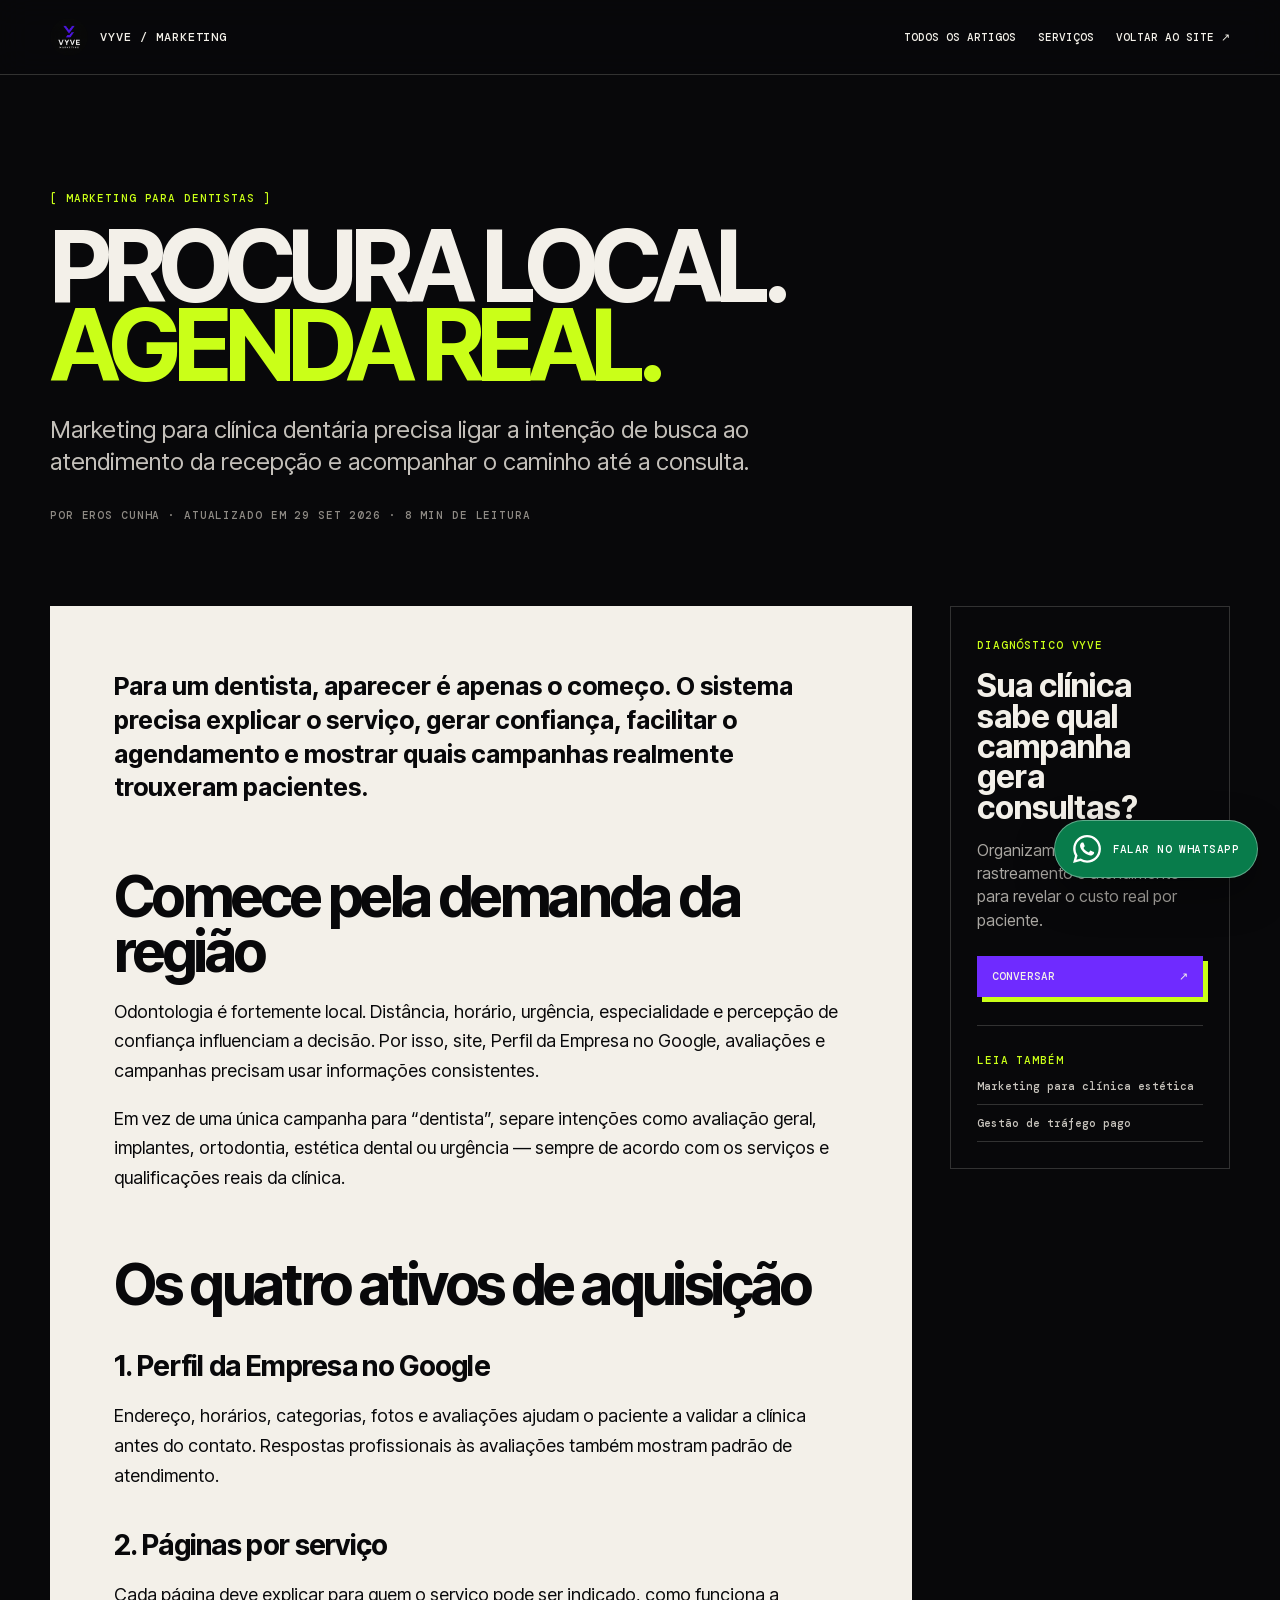
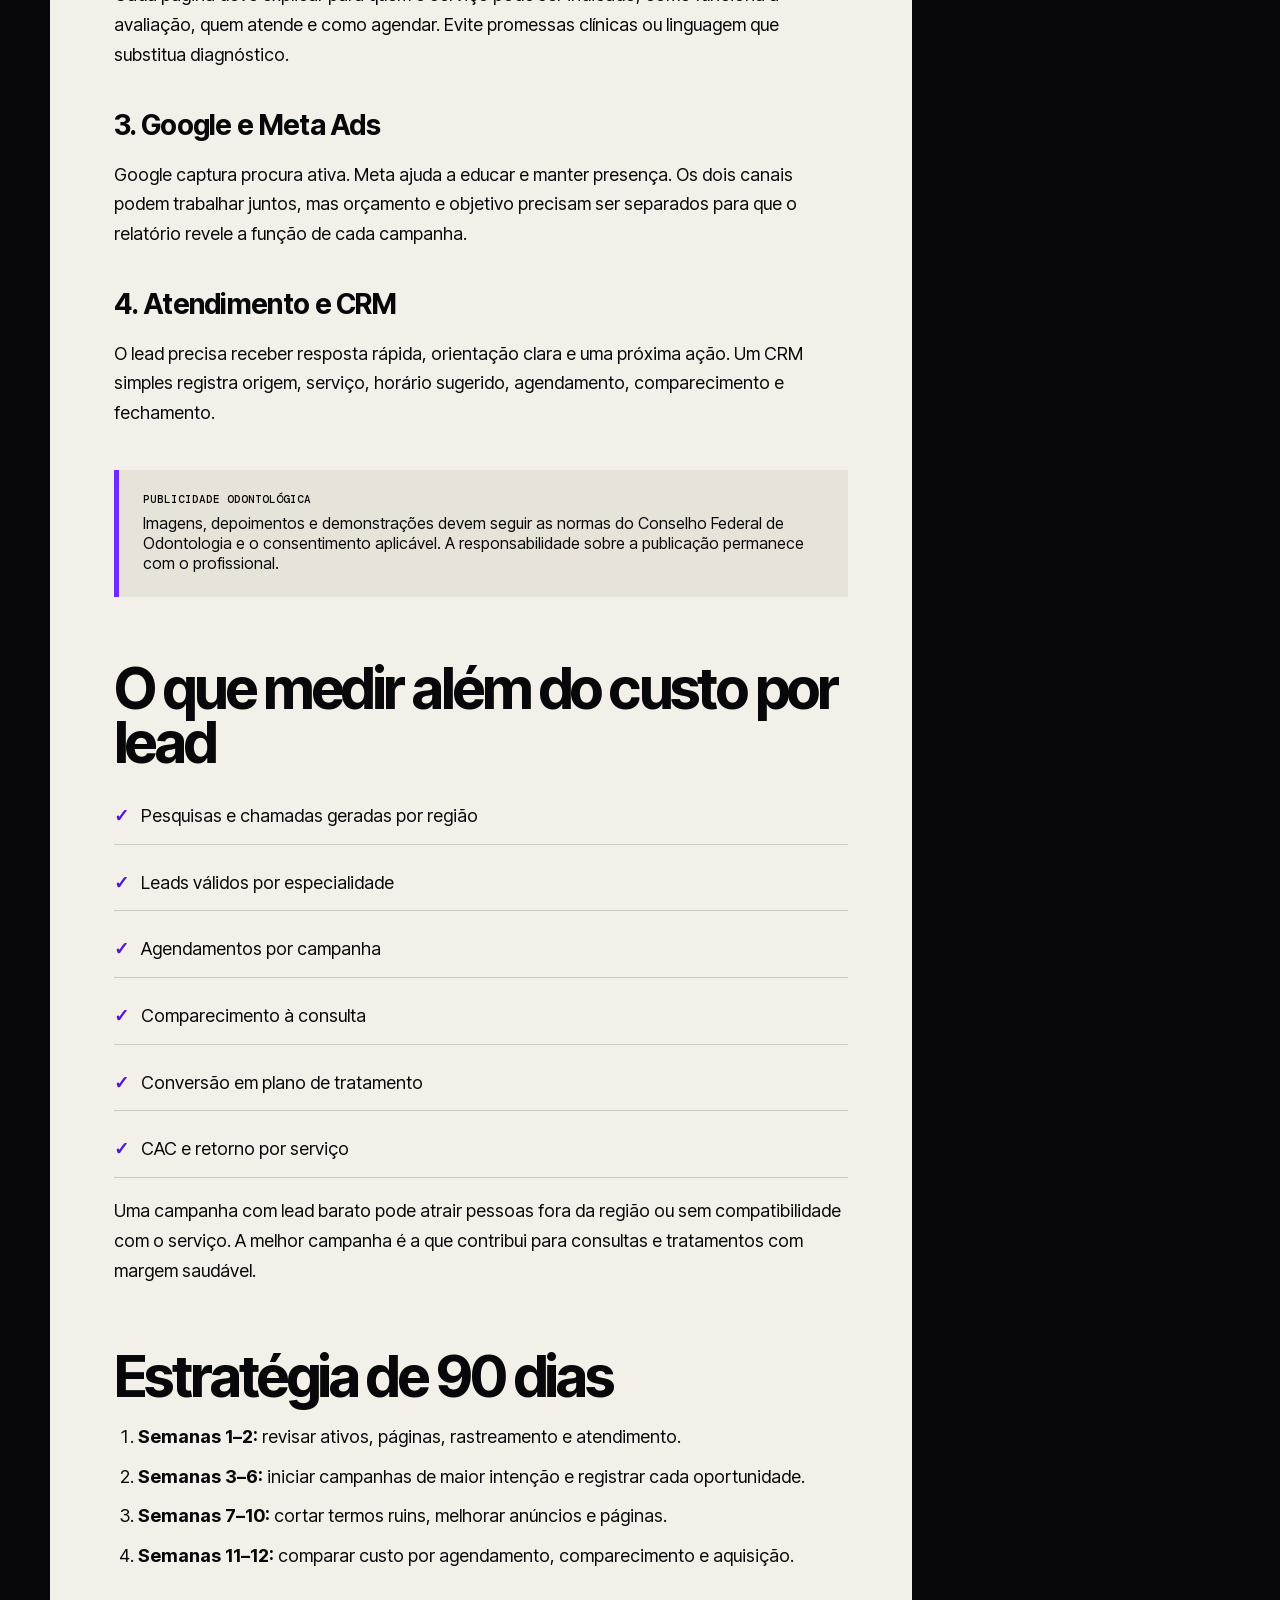
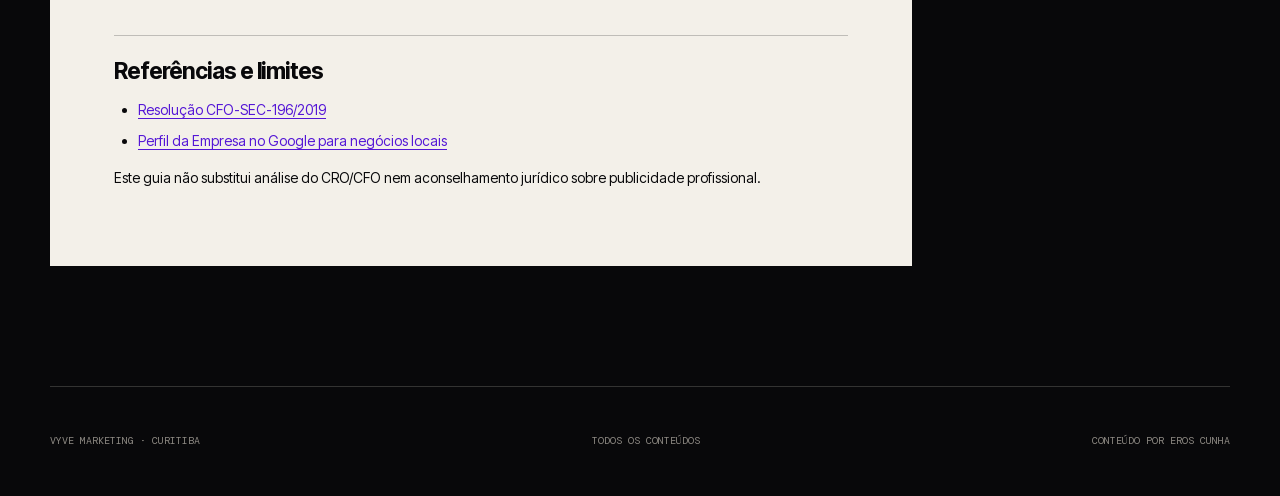
<file: blog/marketing-para-clinica-dentaria.html>
<!doctype html>
<html lang="pt-BR">
<head>
  <meta charset="utf-8"><meta name="viewport" content="width=device-width, initial-scale=1">
  <title>Marketing para Clínica Dentária e Dentistas | VYVE</title>
  <meta name="description" content="Marketing para clínica dentária e dentistas: estratégia local, Google Ads, Meta Ads, reputação, atendimento e métricas para gerar pacientes.">
  <link rel="canonical" href="https://vyvemarketing.github.io/vyve-marketing-site/blog/marketing-para-clinica-dentaria.html">
  <meta property="og:title" content="Marketing para clínica dentária e dentistas"><meta property="og:description" content="Como organizar aquisição local, reputação e atendimento em odontologia."><meta property="og:image" content="https://vyvemarketing.github.io/vyve-marketing-site/assets/generated/hero-ads-workstation.webp">
  <link rel="icon" type="image/png" href="../assets/brand/logo-vyve.png"><link rel="stylesheet" href="blog.css">
  <script type="application/ld+json">{"@context":"https://schema.org","@type":"BlogPosting","headline":"Marketing para clínica dentária e dentistas","description":"Estratégia local de aquisição, mídia e atendimento para clínicas odontológicas.","datePublished":"2026-09-29","dateModified":"2026-09-29","author":{"@type":"Person","name":"Eros Cunha"},"publisher":{"@type":"Organization","name":"VYVE Marketing","logo":{"@type":"ImageObject","url":"https://vyvemarketing.github.io/vyve-marketing-site/assets/brand/logo-vyve.png"}},"mainEntityOfPage":"https://vyvemarketing.github.io/vyve-marketing-site/blog/marketing-para-clinica-dentaria.html"}</script>
  <script src="../analytics.js?v=20261001-1"></script>
</head>
<body>
  <a class="skip" href="#artigo">Pular para o artigo</a><header class="site-header"><nav class="site-nav shell" aria-label="Navegação"><a class="brand" href="../"><img src="../assets/brand/logo-vyve.png" alt=""><span>VYVE / MARKETING</span></a><div class="site-nav-links"><a href="./">Todos os artigos</a><a href="../#servicos">Serviços</a><a href="../">Voltar ao site ↗</a></div></nav></header>
  <main>
    <header class="article-hero shell"><p class="eyebrow">[ MARKETING PARA DENTISTAS ]</p><h1>PROCURA LOCAL.<br><i>AGENDA REAL.</i></h1><p class="article-deck">Marketing para clínica dentária precisa ligar a intenção de busca ao atendimento da recepção e acompanhar o caminho até a consulta.</p><p class="article-meta">Por Eros Cunha · Atualizado em 29 set 2026 · 8 min de leitura</p></header>
    <div class="article-layout shell">
      <article class="article-content" id="artigo">
        <p class="lead">Para um dentista, aparecer é apenas o começo. O sistema precisa explicar o serviço, gerar confiança, facilitar o agendamento e mostrar quais campanhas realmente trouxeram pacientes.</p>
        <h2>Comece pela demanda da região</h2>
        <p>Odontologia é fortemente local. Distância, horário, urgência, especialidade e percepção de confiança influenciam a decisão. Por isso, site, Perfil da Empresa no Google, avaliações e campanhas precisam usar informações consistentes.</p>
        <p>Em vez de uma única campanha para “dentista”, separe intenções como avaliação geral, implantes, ortodontia, estética dental ou urgência — sempre de acordo com os serviços e qualificações reais da clínica.</p>
        <h2>Os quatro ativos de aquisição</h2>
        <h3>1. Perfil da Empresa no Google</h3><p>Endereço, horários, categorias, fotos e avaliações ajudam o paciente a validar a clínica antes do contato. Respostas profissionais às avaliações também mostram padrão de atendimento.</p>
        <h3>2. Páginas por serviço</h3><p>Cada página deve explicar para quem o serviço pode ser indicado, como funciona a avaliação, quem atende e como agendar. Evite promessas clínicas ou linguagem que substitua diagnóstico.</p>
        <h3>3. Google e Meta Ads</h3><p>Google captura procura ativa. Meta ajuda a educar e manter presença. Os dois canais podem trabalhar juntos, mas orçamento e objetivo precisam ser separados para que o relatório revele a função de cada campanha.</p>
        <h3>4. Atendimento e CRM</h3><p>O lead precisa receber resposta rápida, orientação clara e uma próxima ação. Um CRM simples registra origem, serviço, horário sugerido, agendamento, comparecimento e fechamento.</p>
        <div class="callout"><strong>Publicidade odontológica</strong>Imagens, depoimentos e demonstrações devem seguir as normas do Conselho Federal de Odontologia e o consentimento aplicável. A responsabilidade sobre a publicação permanece com o profissional.</div>
        <h2>O que medir além do custo por lead</h2>
        <ul class="checklist"><li>Pesquisas e chamadas geradas por região</li><li>Leads válidos por especialidade</li><li>Agendamentos por campanha</li><li>Comparecimento à consulta</li><li>Conversão em plano de tratamento</li><li>CAC e retorno por serviço</li></ul>
        <p>Uma campanha com lead barato pode atrair pessoas fora da região ou sem compatibilidade com o serviço. A melhor campanha é a que contribui para consultas e tratamentos com margem saudável.</p>
        <h2>Estratégia de 90 dias</h2>
        <ol><li><strong>Semanas 1–2:</strong> revisar ativos, páginas, rastreamento e atendimento.</li><li><strong>Semanas 3–6:</strong> iniciar campanhas de maior intenção e registrar cada oportunidade.</li><li><strong>Semanas 7–10:</strong> cortar termos ruins, melhorar anúncios e páginas.</li><li><strong>Semanas 11–12:</strong> comparar custo por agendamento, comparecimento e aquisição.</li></ol>
        <div class="article-sources"><h2>Referências e limites</h2><ul><li><a href="https://sistemas.cfo.org.br/visualizar/atos/RESOLU%C3%87%C3%83O/SEC/2019/196" target="_blank" rel="noopener">Resolução CFO-SEC-196/2019</a></li><li><a href="https://support.google.com/business/answer/16394780?hl=pt-BR" target="_blank" rel="noopener">Perfil da Empresa no Google para negócios locais</a></li></ul><p>Este guia não substitui análise do CRO/CFO nem aconselhamento jurídico sobre publicidade profissional.</p></div>
      </article>
      <aside class="article-aside"><span class="mini-label">Diagnóstico VYVE</span><h2>Sua clínica sabe qual campanha gera consultas?</h2><p>Organizamos aquisição, rastreamento e atendimento para revelar o custo real por paciente.</p><a href="https://wa.me/5541996128878?text=Ol%C3%A1%2C%20li%20o%20guia%20para%20cl%C3%ADnica%20dent%C3%A1ria%20e%20quero%20um%20diagn%C3%B3stico." target="_blank" rel="noopener">Conversar <span>↗</span></a><div class="related"><span class="mini-label">Leia também</span><a href="marketing-para-clinica-estetica.html">Marketing para clínica estética</a><a href="gestao-de-trafego-pago.html">Gestão de tráfego pago</a></div></aside>
    </div>
  </main>
  <footer class="blog-footer shell"><span>VYVE Marketing · Curitiba</span><a href="./">Todos os conteúdos</a><span>Conteúdo por Eros Cunha</span></footer><a class="whatsapp-float" href="https://wa.me/5541996128878?text=Ol%C3%A1%2C%20li%20o%20guia%20da%20VYVE%20e%20quero%20conversar." target="_blank" rel="noopener" aria-label="Conversar pelo WhatsApp"><img src="../assets/platforms/whatsapp.svg" alt="" aria-hidden="true"><span>Falar no WhatsApp</span></a>
</body></html>
</file>
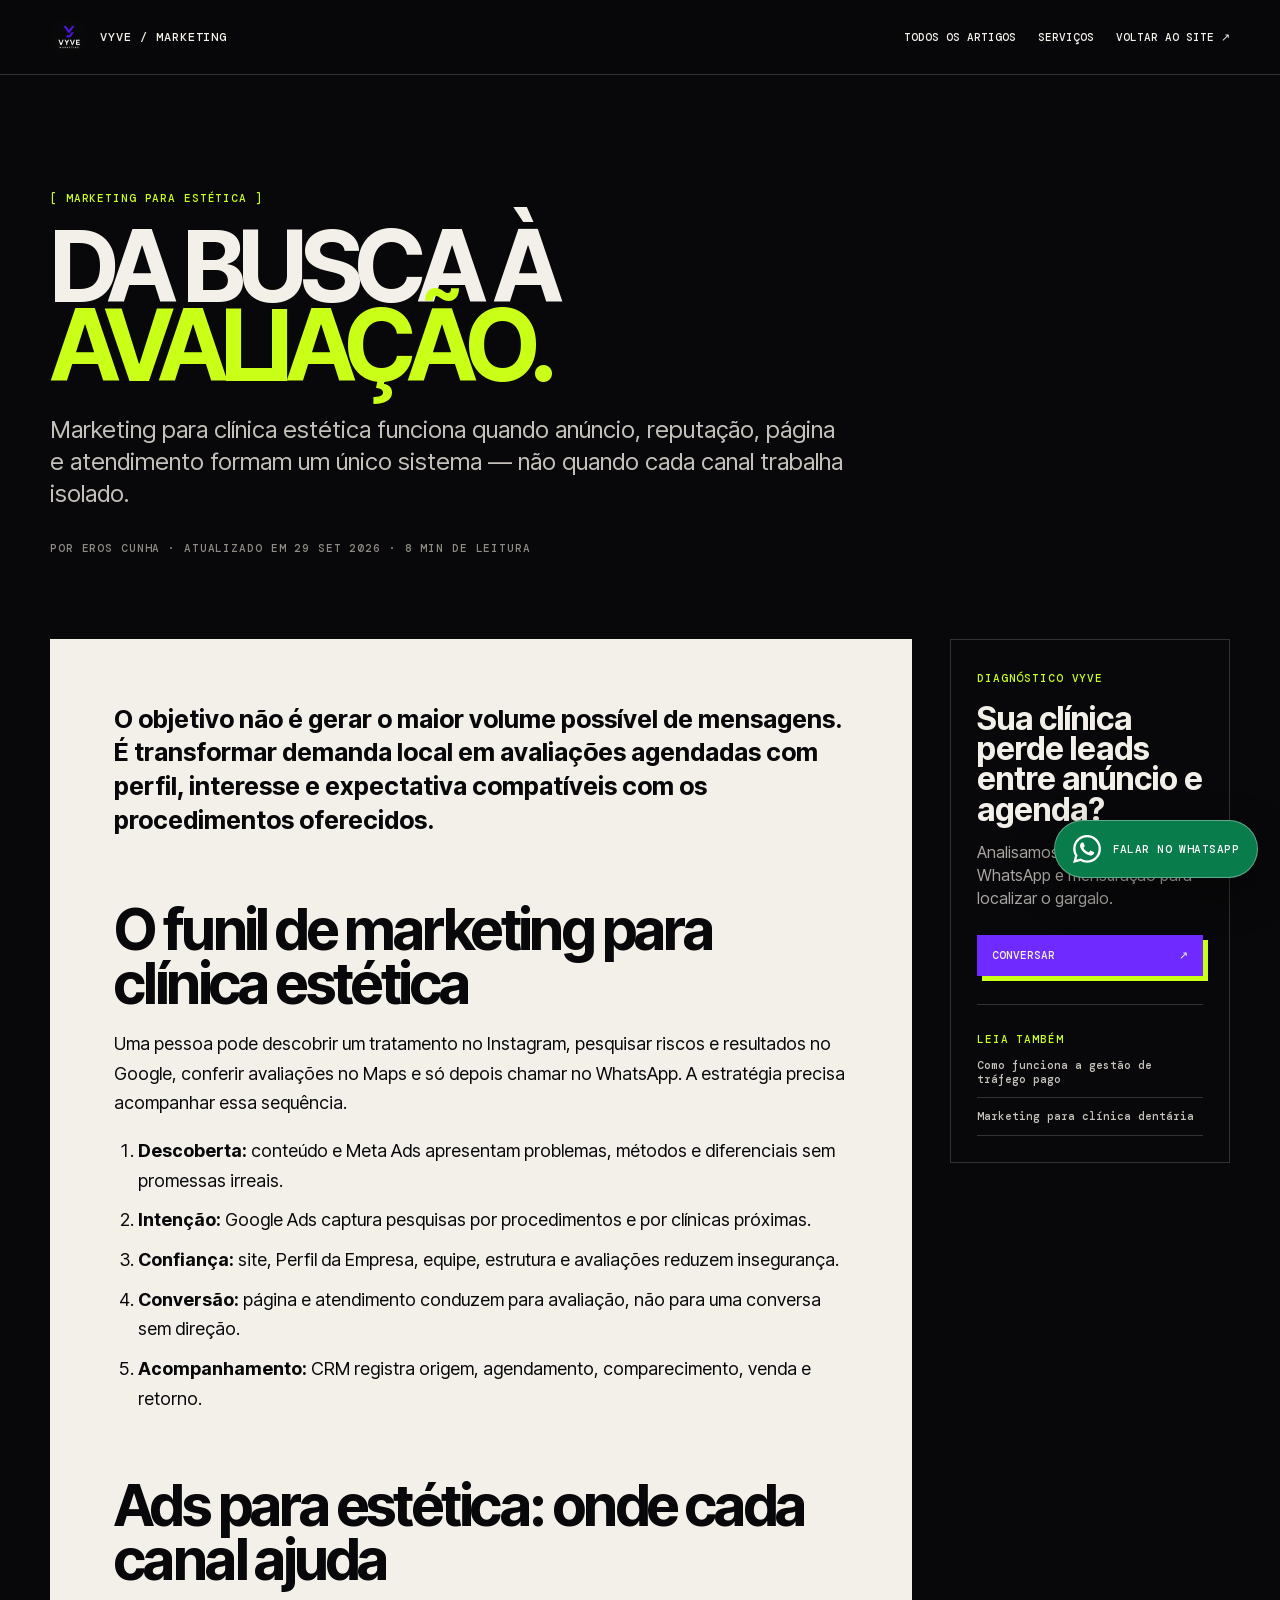
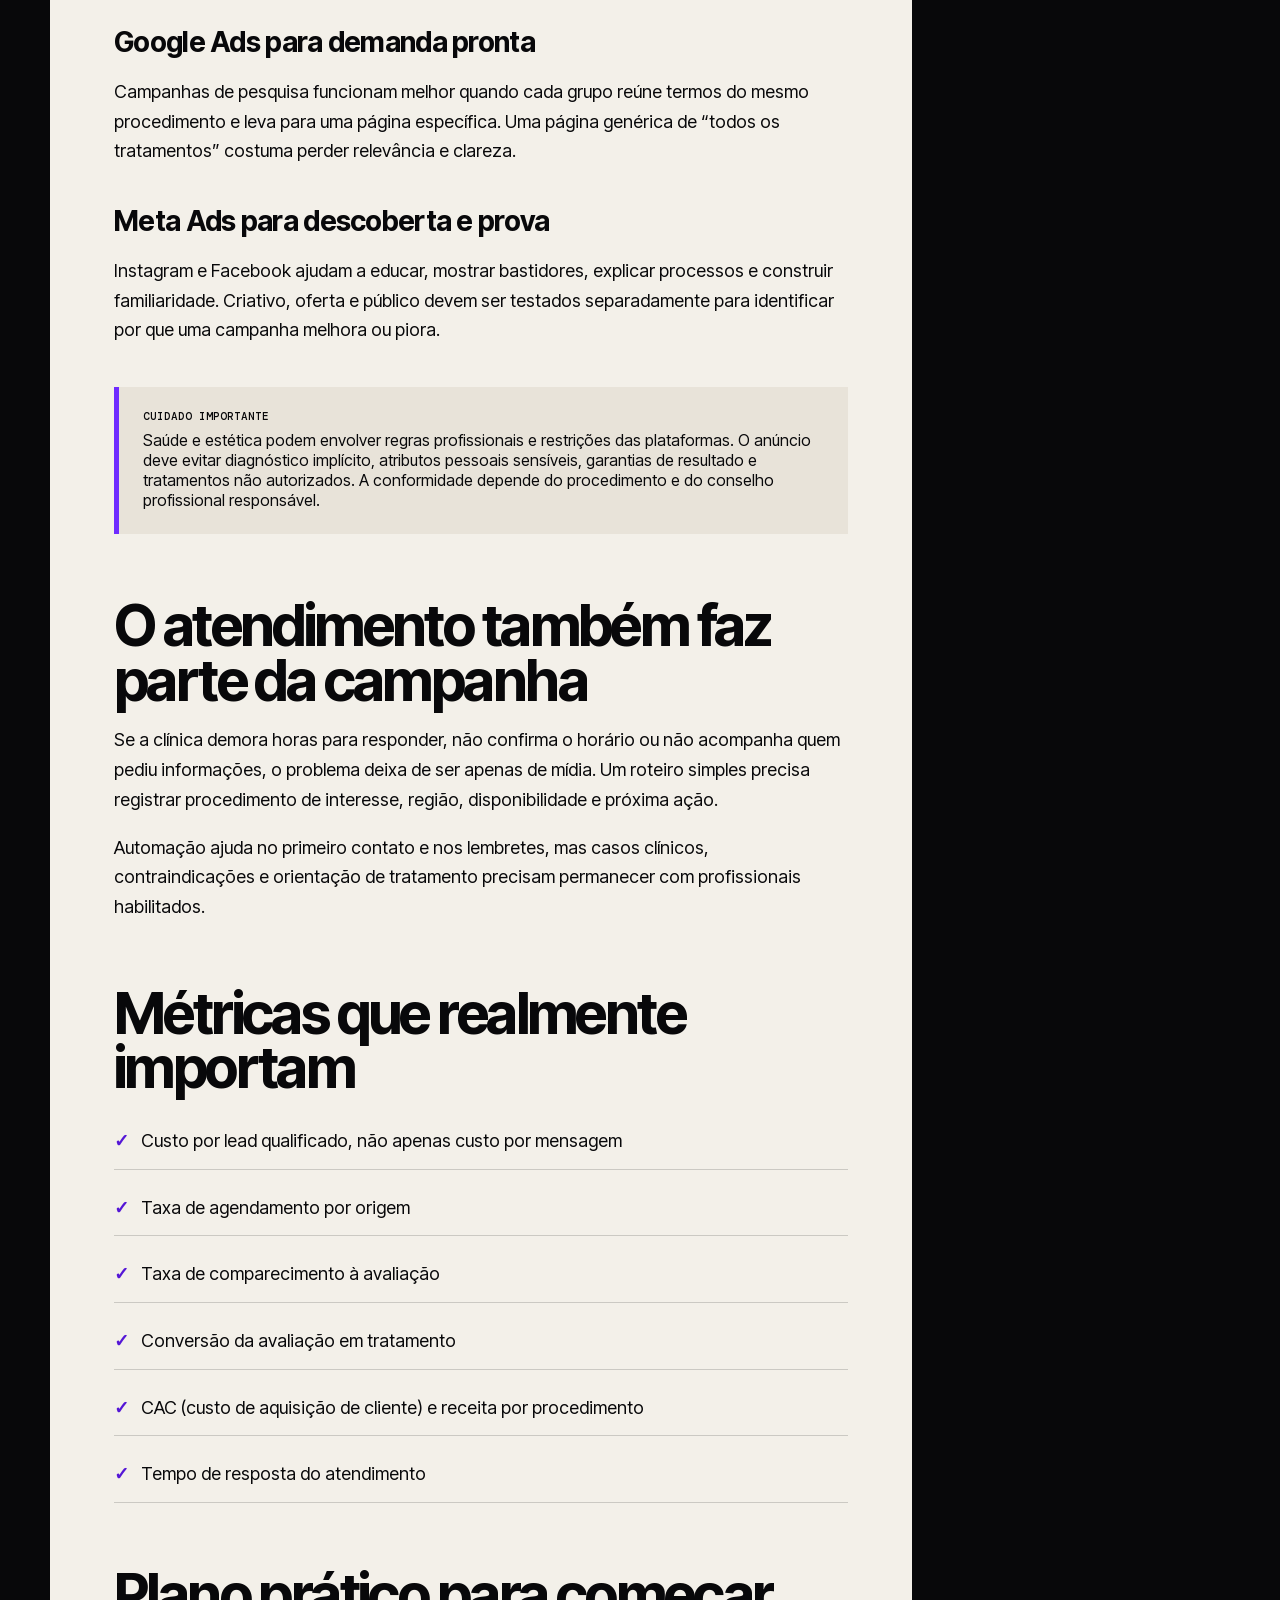
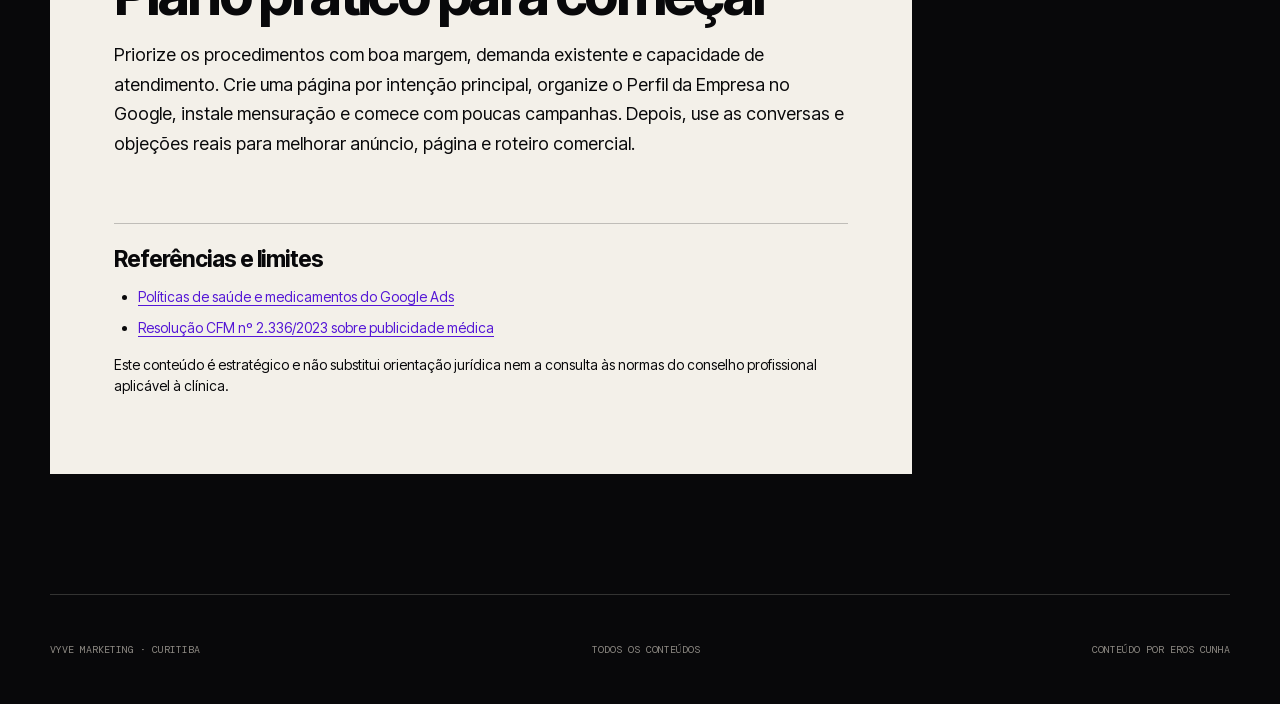
<file: blog/marketing-para-clinica-estetica.html>
<!doctype html>
<html lang="pt-BR">
<head>
  <meta charset="utf-8"><meta name="viewport" content="width=device-width, initial-scale=1">
  <title>Marketing para Clínica Estética: Estratégia e Ads | VYVE</title>
  <meta name="description" content="Guia de marketing para clínica estética: Google, Meta Ads, reputação, atendimento, métricas e cuidados para gerar avaliações qualificadas.">
  <link rel="canonical" href="https://vyvemarketing.github.io/vyve-marketing-site/blog/marketing-para-clinica-estetica.html">
  <meta property="og:title" content="Marketing para clínica estética: estratégia e Ads"><meta property="og:description" content="Um sistema de aquisição para clínicas estéticas, da busca ao atendimento."><meta property="og:image" content="https://vyvemarketing.github.io/vyve-marketing-site/assets/generated/hero-ads-workstation.webp">
  <link rel="icon" type="image/png" href="../assets/brand/logo-vyve.png"><link rel="stylesheet" href="blog.css">
  <script type="application/ld+json">{"@context":"https://schema.org","@type":"BlogPosting","headline":"Marketing para clínica estética: estratégia, conteúdo e Ads","description":"Guia prático para organizar aquisição, mídia e atendimento em clínicas estéticas.","datePublished":"2026-09-29","dateModified":"2026-09-29","author":{"@type":"Person","name":"Eros Cunha"},"publisher":{"@type":"Organization","name":"VYVE Marketing","logo":{"@type":"ImageObject","url":"https://vyvemarketing.github.io/vyve-marketing-site/assets/brand/logo-vyve.png"}},"mainEntityOfPage":"https://vyvemarketing.github.io/vyve-marketing-site/blog/marketing-para-clinica-estetica.html"}</script>
  <script src="../analytics.js?v=20261001-1"></script>
</head>
<body>
  <a class="skip" href="#artigo">Pular para o artigo</a>
  <header class="site-header"><nav class="site-nav shell" aria-label="Navegação"><a class="brand" href="../"><img src="../assets/brand/logo-vyve.png" alt=""><span>VYVE / MARKETING</span></a><div class="site-nav-links"><a href="./">Todos os artigos</a><a href="../#servicos">Serviços</a><a href="../">Voltar ao site ↗</a></div></nav></header>
  <main>
    <header class="article-hero shell"><p class="eyebrow">[ MARKETING PARA ESTÉTICA ]</p><h1>DA BUSCA À<br><i>AVALIAÇÃO.</i></h1><p class="article-deck">Marketing para clínica estética funciona quando anúncio, reputação, página e atendimento formam um único sistema — não quando cada canal trabalha isolado.</p><p class="article-meta">Por Eros Cunha · Atualizado em 29 set 2026 · 8 min de leitura</p></header>
    <div class="article-layout shell">
      <article class="article-content" id="artigo">
        <p class="lead">O objetivo não é gerar o maior volume possível de mensagens. É transformar demanda local em avaliações agendadas com perfil, interesse e expectativa compatíveis com os procedimentos oferecidos.</p>
        <h2>O funil de marketing para clínica estética</h2>
        <p>Uma pessoa pode descobrir um tratamento no Instagram, pesquisar riscos e resultados no Google, conferir avaliações no Maps e só depois chamar no WhatsApp. A estratégia precisa acompanhar essa sequência.</p>
        <ol>
          <li><strong>Descoberta:</strong> conteúdo e Meta Ads apresentam problemas, métodos e diferenciais sem promessas irreais.</li>
          <li><strong>Intenção:</strong> Google Ads captura pesquisas por procedimentos e por clínicas próximas.</li>
          <li><strong>Confiança:</strong> site, Perfil da Empresa, equipe, estrutura e avaliações reduzem insegurança.</li>
          <li><strong>Conversão:</strong> página e atendimento conduzem para avaliação, não para uma conversa sem direção.</li>
          <li><strong>Acompanhamento:</strong> CRM registra origem, agendamento, comparecimento, venda e retorno.</li>
        </ol>
        <h2>Ads para estética: onde cada canal ajuda</h2>
        <h3>Google Ads para demanda pronta</h3>
        <p>Campanhas de pesquisa funcionam melhor quando cada grupo reúne termos do mesmo procedimento e leva para uma página específica. Uma página genérica de “todos os tratamentos” costuma perder relevância e clareza.</p>
        <h3>Meta Ads para descoberta e prova</h3>
        <p>Instagram e Facebook ajudam a educar, mostrar bastidores, explicar processos e construir familiaridade. Criativo, oferta e público devem ser testados separadamente para identificar por que uma campanha melhora ou piora.</p>
        <div class="callout"><strong>Cuidado importante</strong>Saúde e estética podem envolver regras profissionais e restrições das plataformas. O anúncio deve evitar diagnóstico implícito, atributos pessoais sensíveis, garantias de resultado e tratamentos não autorizados. A conformidade depende do procedimento e do conselho profissional responsável.</div>
        <h2>O atendimento também faz parte da campanha</h2>
        <p>Se a clínica demora horas para responder, não confirma o horário ou não acompanha quem pediu informações, o problema deixa de ser apenas de mídia. Um roteiro simples precisa registrar procedimento de interesse, região, disponibilidade e próxima ação.</p>
        <p>Automação ajuda no primeiro contato e nos lembretes, mas casos clínicos, contraindicações e orientação de tratamento precisam permanecer com profissionais habilitados.</p>
        <h2>Métricas que realmente importam</h2>
        <ul class="checklist">
          <li>Custo por lead qualificado, não apenas custo por mensagem</li>
          <li>Taxa de agendamento por origem</li>
          <li>Taxa de comparecimento à avaliação</li>
          <li>Conversão da avaliação em tratamento</li>
          <li>CAC (custo de aquisição de cliente) e receita por procedimento</li>
          <li>Tempo de resposta do atendimento</li>
        </ul>
        <h2>Plano prático para começar</h2>
        <p>Priorize os procedimentos com boa margem, demanda existente e capacidade de atendimento. Crie uma página por intenção principal, organize o Perfil da Empresa no Google, instale mensuração e comece com poucas campanhas. Depois, use as conversas e objeções reais para melhorar anúncio, página e roteiro comercial.</p>
        <div class="article-sources"><h2>Referências e limites</h2><ul><li><a href="https://support.google.com/adspolicy/answer/176031?hl=pt-BR" target="_blank" rel="noopener">Políticas de saúde e medicamentos do Google Ads</a></li><li><a href="https://portal.cfm.org.br/wp-content/uploads/2024/06/Resolucao-n-2.336-23.pdf" target="_blank" rel="noopener">Resolução CFM nº 2.336/2023 sobre publicidade médica</a></li></ul><p>Este conteúdo é estratégico e não substitui orientação jurídica nem a consulta às normas do conselho profissional aplicável à clínica.</p></div>
      </article>
      <aside class="article-aside"><span class="mini-label">Diagnóstico VYVE</span><h2>Sua clínica perde leads entre anúncio e agenda?</h2><p>Analisamos mídia, página, WhatsApp e mensuração para localizar o gargalo.</p><a href="https://wa.me/5541996128878?text=Ol%C3%A1%2C%20li%20o%20guia%20de%20marketing%20para%20cl%C3%ADnica%20est%C3%A9tica%20e%20quero%20um%20diagn%C3%B3stico." target="_blank" rel="noopener">Conversar <span>↗</span></a><div class="related"><span class="mini-label">Leia também</span><a href="gestao-de-trafego-pago.html">Como funciona a gestão de tráfego pago</a><a href="marketing-para-clinica-dentaria.html">Marketing para clínica dentária</a></div></aside>
    </div>
  </main>
  <footer class="blog-footer shell"><span>VYVE Marketing · Curitiba</span><a href="./">Todos os conteúdos</a><span>Conteúdo por Eros Cunha</span></footer>
  <a class="whatsapp-float" href="https://wa.me/5541996128878?text=Ol%C3%A1%2C%20li%20o%20guia%20da%20VYVE%20e%20quero%20conversar." target="_blank" rel="noopener" aria-label="Conversar pelo WhatsApp"><img src="../assets/platforms/whatsapp.svg" alt="" aria-hidden="true"><span>Falar no WhatsApp</span></a>
</body></html>
</file>
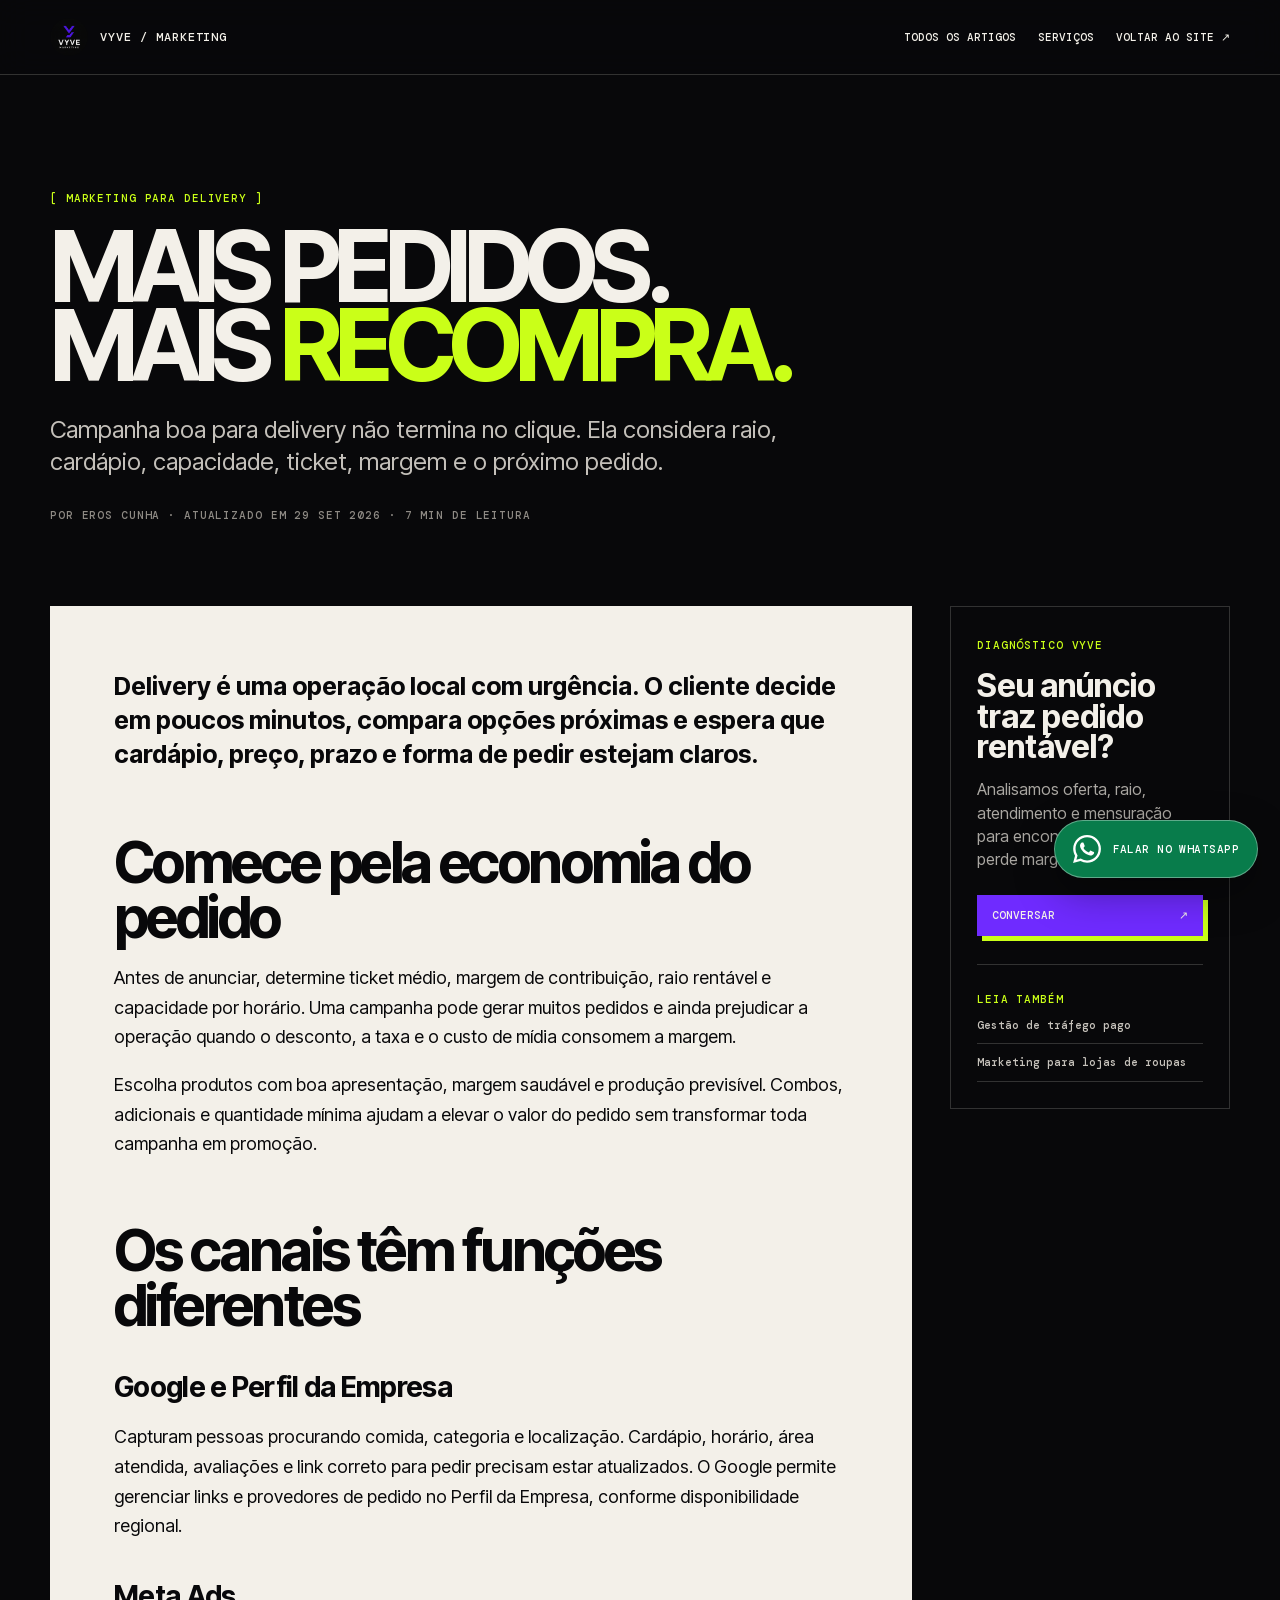
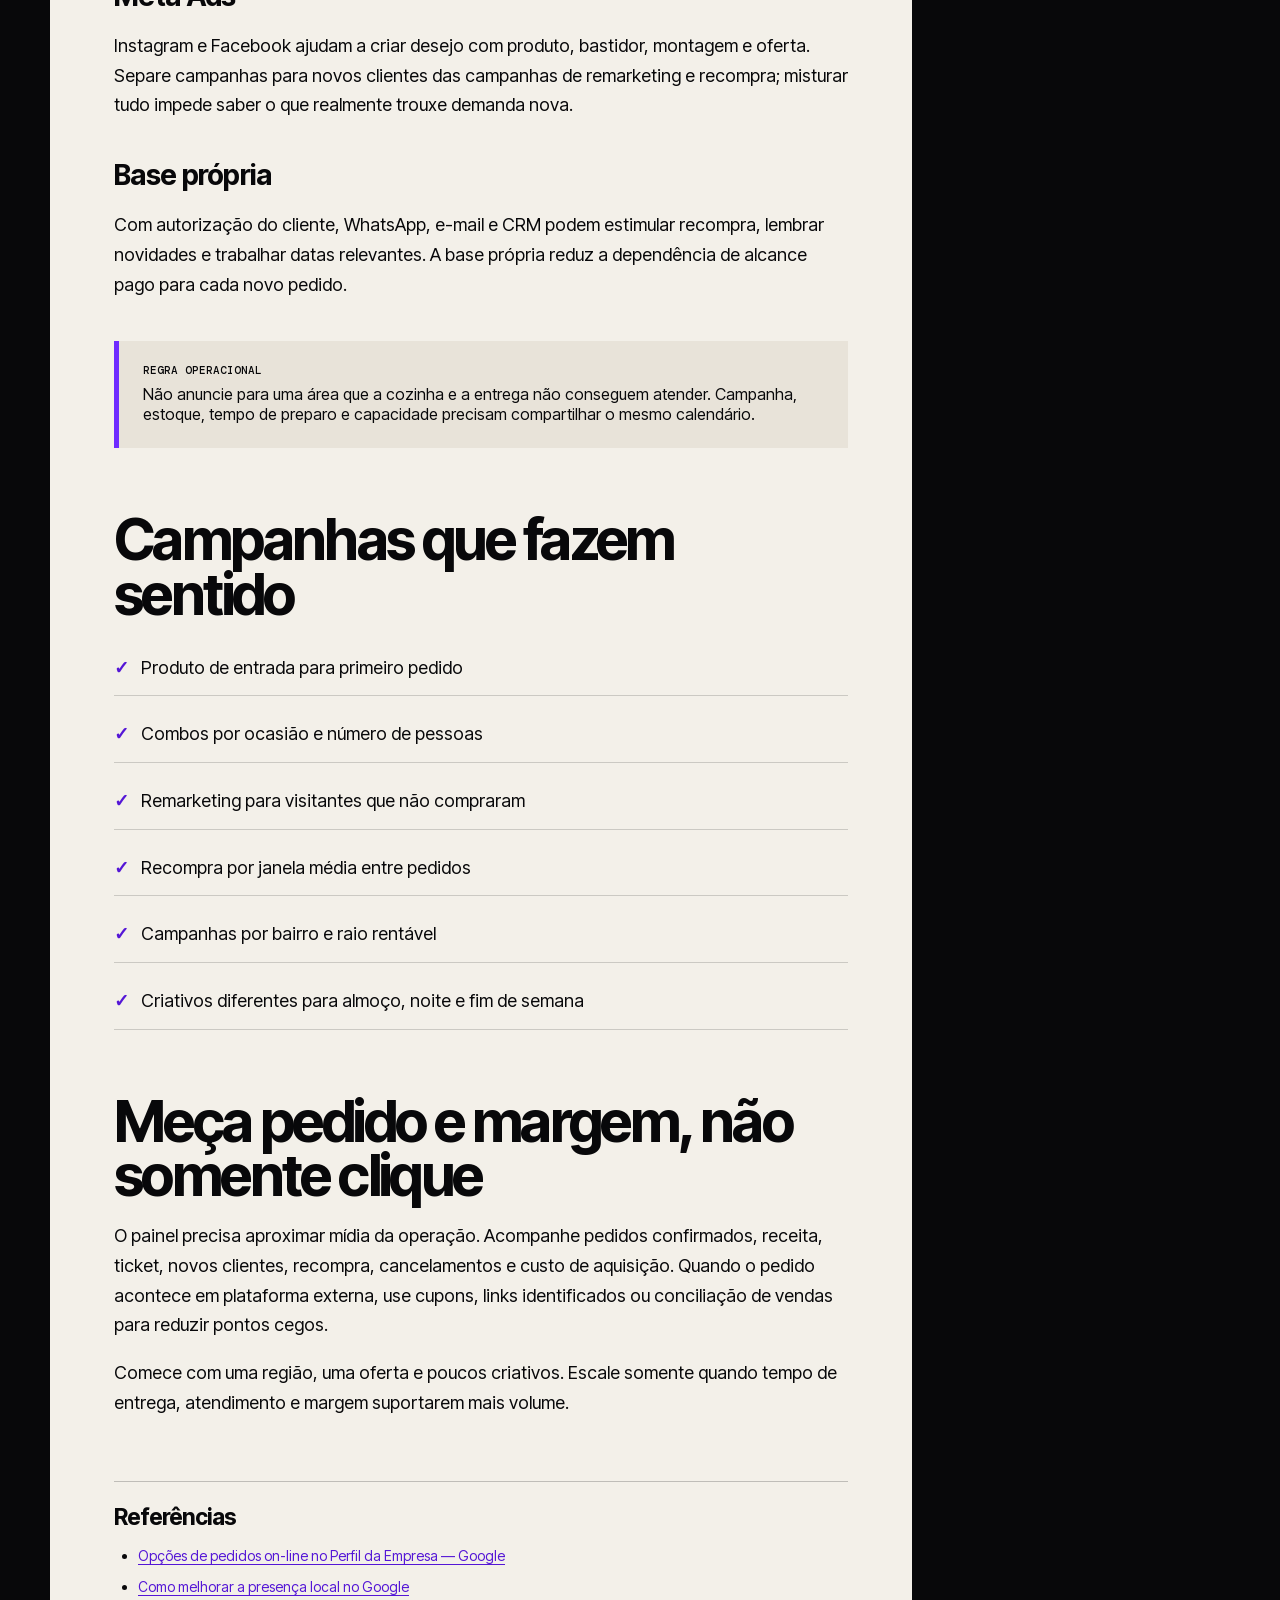
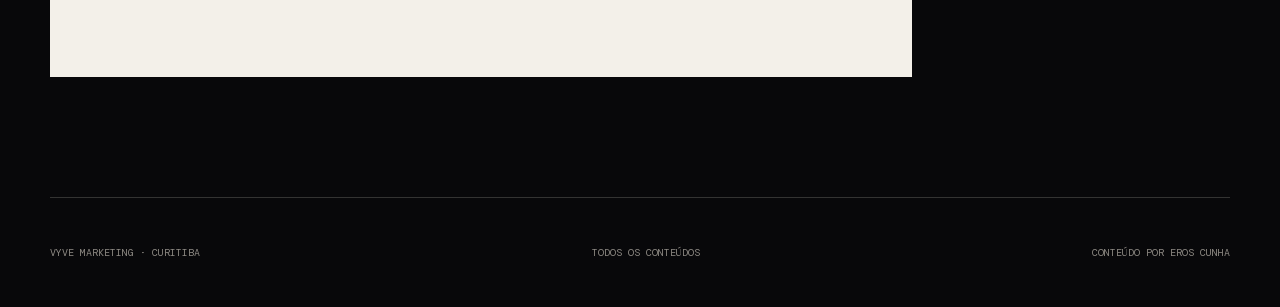
<file: blog/marketing-para-delivery.html>
<!doctype html>
<html lang="pt-BR">
<head>
  <meta charset="utf-8"><meta name="viewport" content="width=device-width, initial-scale=1">
  <title>Marketing para Delivery: Pedidos e Recompra | VYVE</title>
  <meta name="description" content="Marketing para delivery com Google, Meta Ads, ofertas locais, recompra e métricas para aumentar pedidos sem destruir a margem.">
  <link rel="canonical" href="https://vyvemarketing.github.io/vyve-marketing-site/blog/marketing-para-delivery.html">
  <meta property="og:title" content="Marketing para delivery: mais pedidos com margem"><meta property="og:description" content="Uma estratégia local para aquisição, pedido direto e recompra no delivery."><meta property="og:image" content="https://vyvemarketing.github.io/vyve-marketing-site/assets/generated/hero-ads-workstation.webp">
  <link rel="icon" type="image/png" href="../assets/brand/logo-vyve.png"><link rel="stylesheet" href="blog.css">
  <script type="application/ld+json">{"@context":"https://schema.org","@type":"BlogPosting","headline":"Marketing para delivery: mais pedidos com margem","description":"Como estruturar campanhas, ofertas e recompra para operações de delivery.","datePublished":"2026-09-29","dateModified":"2026-09-29","author":{"@type":"Person","name":"Eros Cunha"},"publisher":{"@type":"Organization","name":"VYVE Marketing","logo":{"@type":"ImageObject","url":"https://vyvemarketing.github.io/vyve-marketing-site/assets/brand/logo-vyve.png"}},"mainEntityOfPage":"https://vyvemarketing.github.io/vyve-marketing-site/blog/marketing-para-delivery.html"}</script>
  <script src="../analytics.js?v=20261001-1"></script>
</head>
<body>
  <a class="skip" href="#artigo">Pular para o artigo</a><header class="site-header"><nav class="site-nav shell" aria-label="Navegação"><a class="brand" href="../"><img src="../assets/brand/logo-vyve.png" alt=""><span>VYVE / MARKETING</span></a><div class="site-nav-links"><a href="./">Todos os artigos</a><a href="../#servicos">Serviços</a><a href="../">Voltar ao site ↗</a></div></nav></header>
  <main>
    <header class="article-hero shell"><p class="eyebrow">[ MARKETING PARA DELIVERY ]</p><h1>MAIS PEDIDOS.<br>MAIS <i>RECOMPRA.</i></h1><p class="article-deck">Campanha boa para delivery não termina no clique. Ela considera raio, cardápio, capacidade, ticket, margem e o próximo pedido.</p><p class="article-meta">Por Eros Cunha · Atualizado em 29 set 2026 · 7 min de leitura</p></header>
    <div class="article-layout shell">
      <article class="article-content" id="artigo">
        <p class="lead">Delivery é uma operação local com urgência. O cliente decide em poucos minutos, compara opções próximas e espera que cardápio, preço, prazo e forma de pedir estejam claros.</p>
        <h2>Comece pela economia do pedido</h2>
        <p>Antes de anunciar, determine ticket médio, margem de contribuição, raio rentável e capacidade por horário. Uma campanha pode gerar muitos pedidos e ainda prejudicar a operação quando o desconto, a taxa e o custo de mídia consomem a margem.</p>
        <p>Escolha produtos com boa apresentação, margem saudável e produção previsível. Combos, adicionais e quantidade mínima ajudam a elevar o valor do pedido sem transformar toda campanha em promoção.</p>
        <h2>Os canais têm funções diferentes</h2>
        <h3>Google e Perfil da Empresa</h3><p>Capturam pessoas procurando comida, categoria e localização. Cardápio, horário, área atendida, avaliações e link correto para pedir precisam estar atualizados. O Google permite gerenciar links e provedores de pedido no Perfil da Empresa, conforme disponibilidade regional.</p>
        <h3>Meta Ads</h3><p>Instagram e Facebook ajudam a criar desejo com produto, bastidor, montagem e oferta. Separe campanhas para novos clientes das campanhas de remarketing e recompra; misturar tudo impede saber o que realmente trouxe demanda nova.</p>
        <h3>Base própria</h3><p>Com autorização do cliente, WhatsApp, e-mail e CRM podem estimular recompra, lembrar novidades e trabalhar datas relevantes. A base própria reduz a dependência de alcance pago para cada novo pedido.</p>
        <div class="callout"><strong>Regra operacional</strong>Não anuncie para uma área que a cozinha e a entrega não conseguem atender. Campanha, estoque, tempo de preparo e capacidade precisam compartilhar o mesmo calendário.</div>
        <h2>Campanhas que fazem sentido</h2>
        <ul class="checklist"><li>Produto de entrada para primeiro pedido</li><li>Combos por ocasião e número de pessoas</li><li>Remarketing para visitantes que não compraram</li><li>Recompra por janela média entre pedidos</li><li>Campanhas por bairro e raio rentável</li><li>Criativos diferentes para almoço, noite e fim de semana</li></ul>
        <h2>Meça pedido e margem, não somente clique</h2>
        <p>O painel precisa aproximar mídia da operação. Acompanhe pedidos confirmados, receita, ticket, novos clientes, recompra, cancelamentos e custo de aquisição. Quando o pedido acontece em plataforma externa, use cupons, links identificados ou conciliação de vendas para reduzir pontos cegos.</p>
        <p>Comece com uma região, uma oferta e poucos criativos. Escale somente quando tempo de entrega, atendimento e margem suportarem mais volume.</p>
        <div class="article-sources"><h2>Referências</h2><ul><li><a href="https://support.google.com/business/answer/10842217?hl=pt-BR" target="_blank" rel="noopener">Opções de pedidos on-line no Perfil da Empresa — Google</a></li><li><a href="https://support.google.com/business/answer/7091?hl=pt-BR" target="_blank" rel="noopener">Como melhorar a presença local no Google</a></li></ul></div>
      </article>
      <aside class="article-aside"><span class="mini-label">Diagnóstico VYVE</span><h2>Seu anúncio traz pedido rentável?</h2><p>Analisamos oferta, raio, atendimento e mensuração para encontrar onde o delivery perde margem.</p><a href="https://wa.me/5541996128878?text=Ol%C3%A1%2C%20li%20o%20guia%20de%20marketing%20para%20delivery%20e%20quero%20conversar." target="_blank" rel="noopener">Conversar <span>↗</span></a><div class="related"><span class="mini-label">Leia também</span><a href="gestao-de-trafego-pago.html">Gestão de tráfego pago</a><a href="marketing-para-lojas-de-roupas.html">Marketing para lojas de roupas</a></div></aside>
    </div>
  </main>
  <footer class="blog-footer shell"><span>VYVE Marketing · Curitiba</span><a href="./">Todos os conteúdos</a><span>Conteúdo por Eros Cunha</span></footer><a class="whatsapp-float" href="https://wa.me/5541996128878?text=Ol%C3%A1%2C%20li%20o%20guia%20da%20VYVE%20e%20quero%20conversar." target="_blank" rel="noopener" aria-label="Conversar pelo WhatsApp"><img src="../assets/platforms/whatsapp.svg" alt="" aria-hidden="true"><span>Falar no WhatsApp</span></a>
</body></html>
</file>
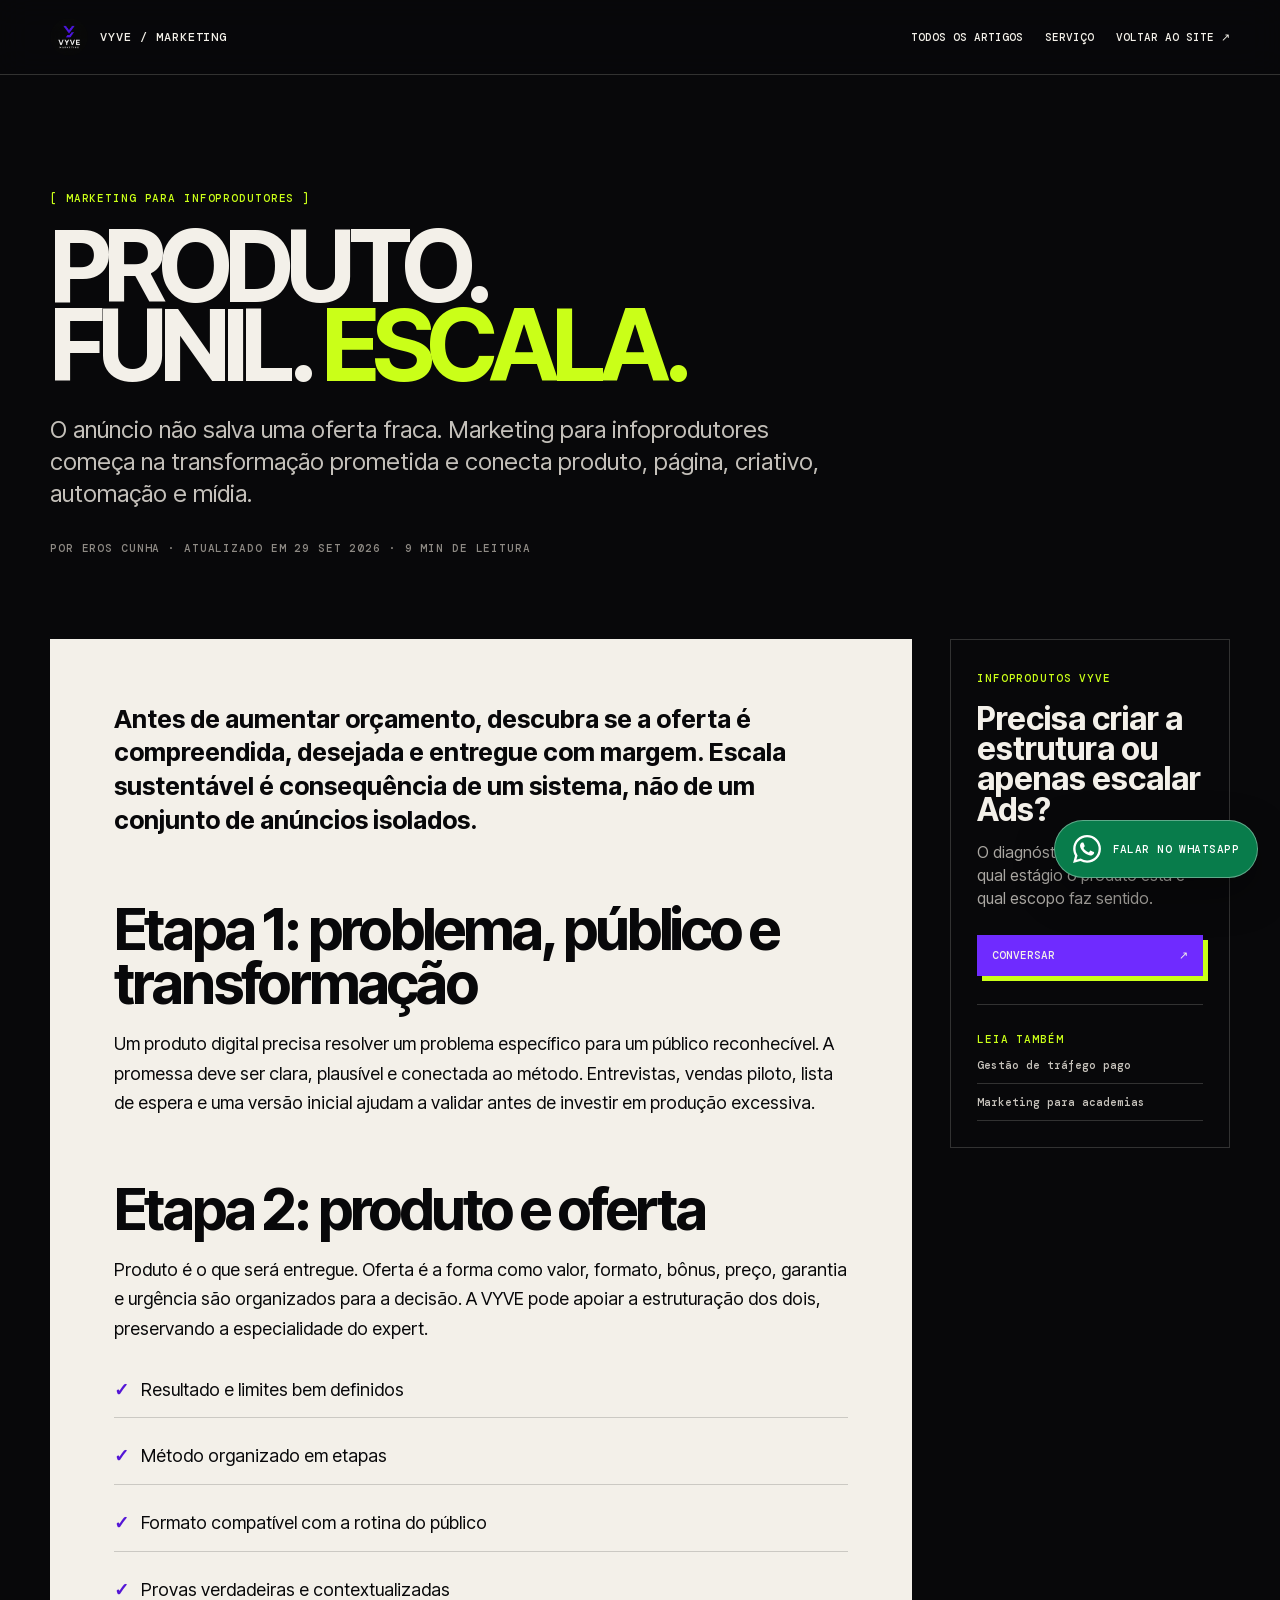
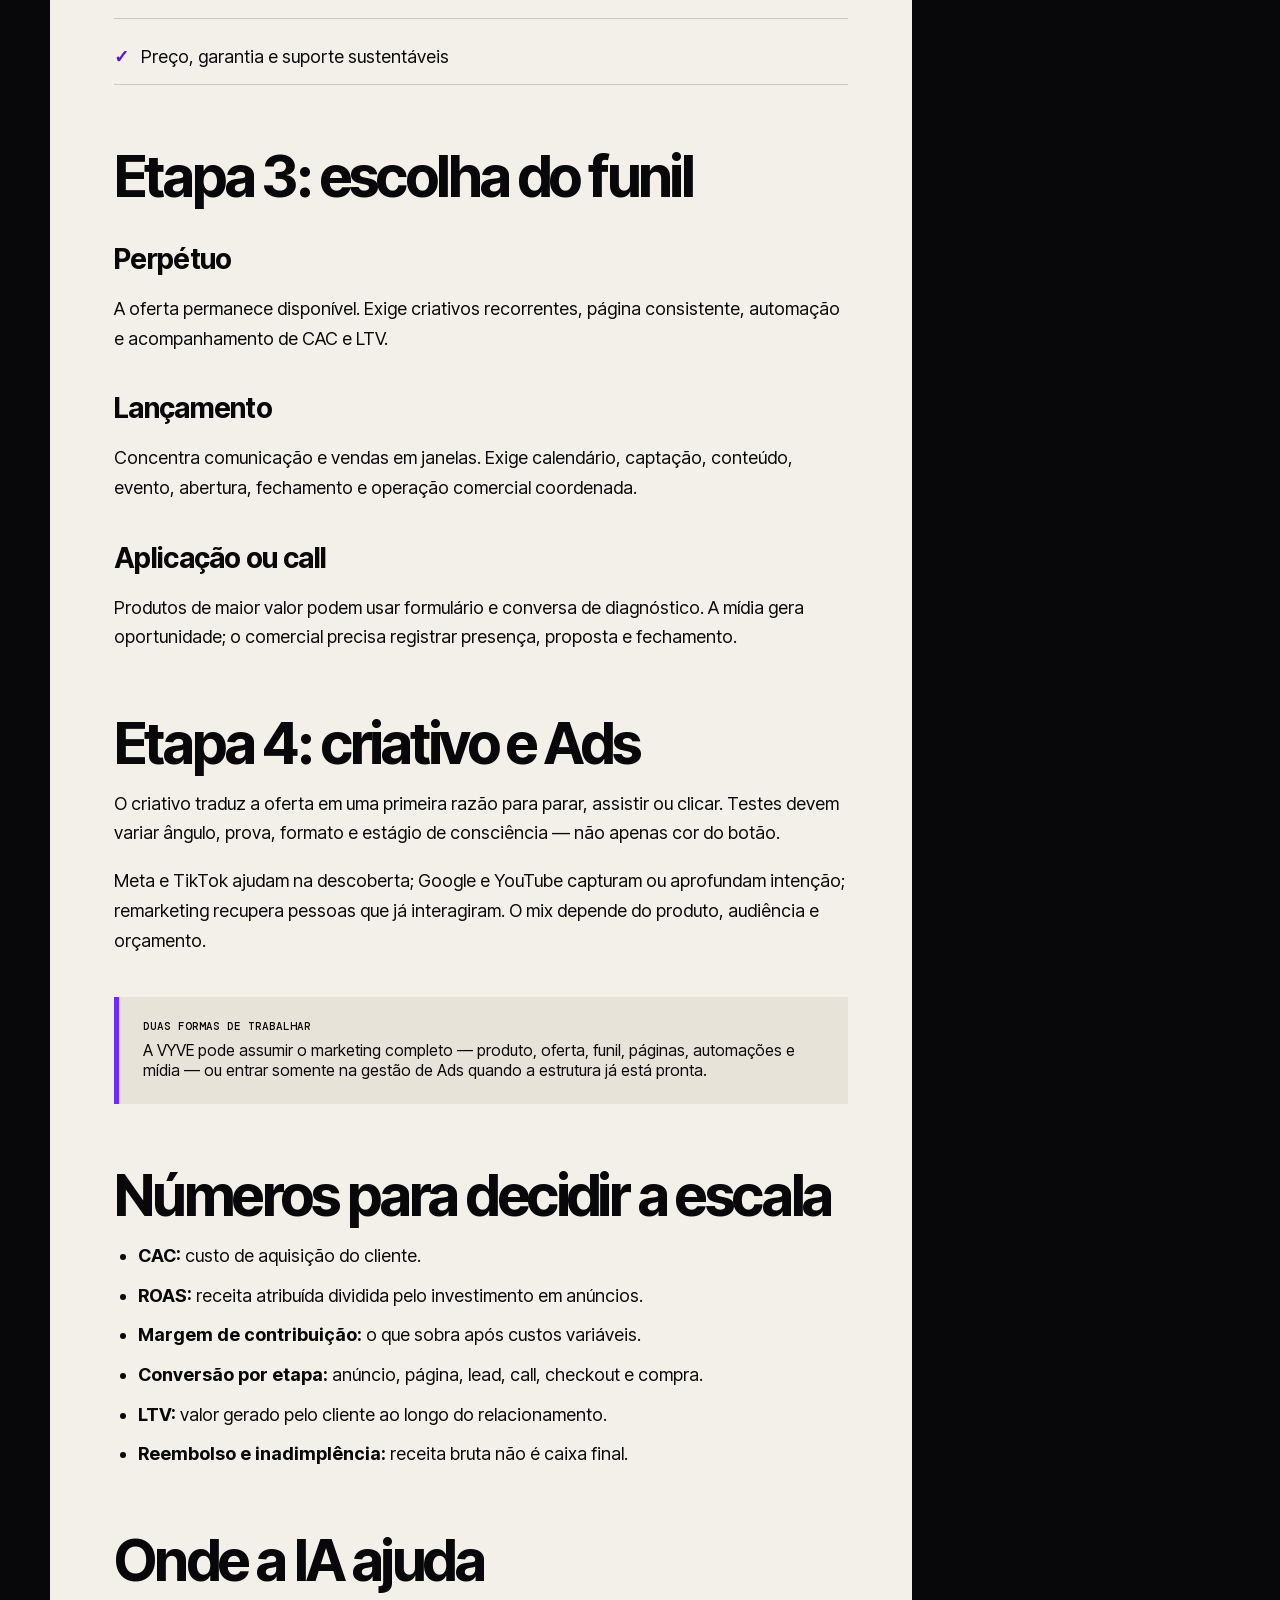
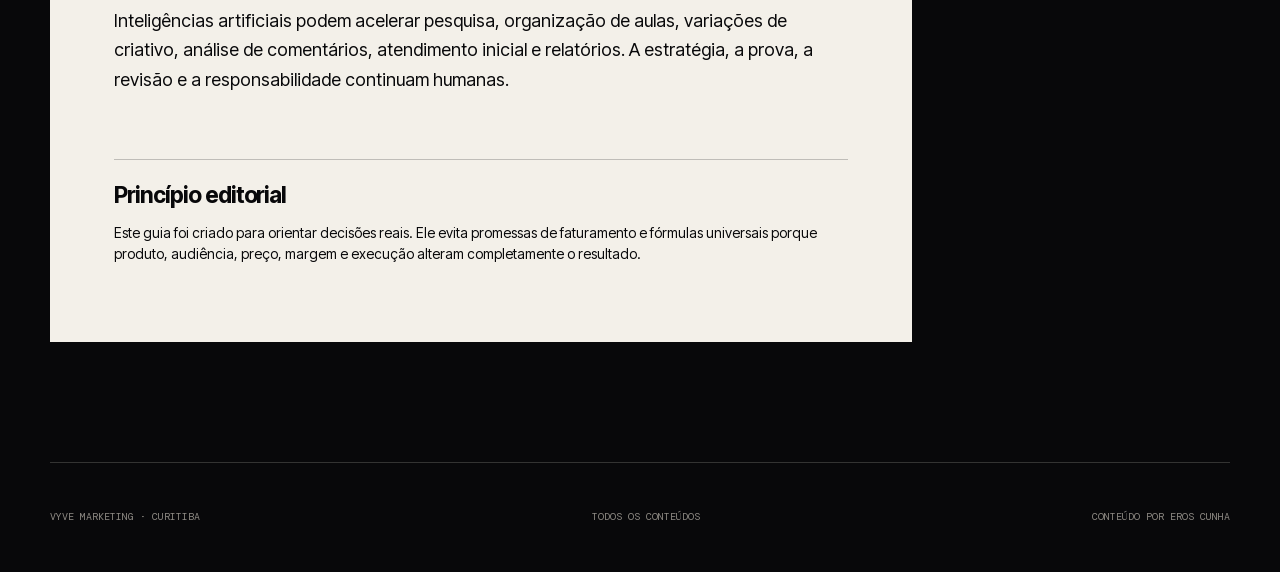
<file: blog/marketing-para-infoprodutores.html>
<!doctype html>
<html lang="pt-BR">
<head>
  <meta charset="utf-8"><meta name="viewport" content="width=device-width, initial-scale=1">
  <title>Marketing para Infoprodutores: Produto e Ads | VYVE</title>
  <meta name="description" content="Marketing para infoprodutores: validação da oferta, criação do produto, funil, páginas, automação e gestão de Ads para lançar ou escalar.">
  <link rel="canonical" href="https://vyvemarketing.github.io/vyve-marketing-site/blog/marketing-para-infoprodutores.html">
  <meta property="og:title" content="Marketing para infoprodutores: produto, funil e Ads"><meta property="og:description" content="Da ideia à escala: como conectar produto, oferta, funil, criativo e mídia."><meta property="og:image" content="https://vyvemarketing.github.io/vyve-marketing-site/assets/generated/hero-ads-workstation.webp">
  <link rel="icon" type="image/png" href="../assets/brand/logo-vyve.png"><link rel="stylesheet" href="blog.css">
  <script type="application/ld+json">{"@context":"https://schema.org","@type":"BlogPosting","headline":"Marketing para infoprodutores: produto, funil e Ads","description":"Estratégia para criar, validar, lançar e escalar produtos digitais.","datePublished":"2026-09-29","dateModified":"2026-09-29","author":{"@type":"Person","name":"Eros Cunha"},"publisher":{"@type":"Organization","name":"VYVE Marketing","logo":{"@type":"ImageObject","url":"https://vyvemarketing.github.io/vyve-marketing-site/assets/brand/logo-vyve.png"}},"mainEntityOfPage":"https://vyvemarketing.github.io/vyve-marketing-site/blog/marketing-para-infoprodutores.html"}</script>
  <script src="../analytics.js?v=20261001-1"></script>
</head>
<body>
  <a class="skip" href="#artigo">Pular para o artigo</a><header class="site-header"><nav class="site-nav shell" aria-label="Navegação"><a class="brand" href="../"><img src="../assets/brand/logo-vyve.png" alt=""><span>VYVE / MARKETING</span></a><div class="site-nav-links"><a href="./">Todos os artigos</a><a href="../#infoprodutos">Serviço</a><a href="../">Voltar ao site ↗</a></div></nav></header>
  <main>
    <header class="article-hero shell"><p class="eyebrow">[ MARKETING PARA INFOPRODUTORES ]</p><h1>PRODUTO.<br>FUNIL. <i>ESCALA.</i></h1><p class="article-deck">O anúncio não salva uma oferta fraca. Marketing para infoprodutores começa na transformação prometida e conecta produto, página, criativo, automação e mídia.</p><p class="article-meta">Por Eros Cunha · Atualizado em 29 set 2026 · 9 min de leitura</p></header>
    <div class="article-layout shell">
      <article class="article-content" id="artigo">
        <p class="lead">Antes de aumentar orçamento, descubra se a oferta é compreendida, desejada e entregue com margem. Escala sustentável é consequência de um sistema, não de um conjunto de anúncios isolados.</p>
        <h2>Etapa 1: problema, público e transformação</h2>
        <p>Um produto digital precisa resolver um problema específico para um público reconhecível. A promessa deve ser clara, plausível e conectada ao método. Entrevistas, vendas piloto, lista de espera e uma versão inicial ajudam a validar antes de investir em produção excessiva.</p>
        <h2>Etapa 2: produto e oferta</h2>
        <p>Produto é o que será entregue. Oferta é a forma como valor, formato, bônus, preço, garantia e urgência são organizados para a decisão. A VYVE pode apoiar a estruturação dos dois, preservando a especialidade do expert.</p>
        <ul class="checklist"><li>Resultado e limites bem definidos</li><li>Método organizado em etapas</li><li>Formato compatível com a rotina do público</li><li>Provas verdadeiras e contextualizadas</li><li>Preço, garantia e suporte sustentáveis</li></ul>
        <h2>Etapa 3: escolha do funil</h2>
        <h3>Perpétuo</h3><p>A oferta permanece disponível. Exige criativos recorrentes, página consistente, automação e acompanhamento de CAC e LTV.</p>
        <h3>Lançamento</h3><p>Concentra comunicação e vendas em janelas. Exige calendário, captação, conteúdo, evento, abertura, fechamento e operação comercial coordenada.</p>
        <h3>Aplicação ou call</h3><p>Produtos de maior valor podem usar formulário e conversa de diagnóstico. A mídia gera oportunidade; o comercial precisa registrar presença, proposta e fechamento.</p>
        <h2>Etapa 4: criativo e Ads</h2>
        <p>O criativo traduz a oferta em uma primeira razão para parar, assistir ou clicar. Testes devem variar ângulo, prova, formato e estágio de consciência — não apenas cor do botão.</p>
        <p>Meta e TikTok ajudam na descoberta; Google e YouTube capturam ou aprofundam intenção; remarketing recupera pessoas que já interagiram. O mix depende do produto, audiência e orçamento.</p>
        <div class="callout"><strong>Duas formas de trabalhar</strong>A VYVE pode assumir o marketing completo — produto, oferta, funil, páginas, automações e mídia — ou entrar somente na gestão de Ads quando a estrutura já está pronta.</div>
        <h2>Números para decidir a escala</h2>
        <ul><li><strong>CAC:</strong> custo de aquisição do cliente.</li><li><strong>ROAS:</strong> receita atribuída dividida pelo investimento em anúncios.</li><li><strong>Margem de contribuição:</strong> o que sobra após custos variáveis.</li><li><strong>Conversão por etapa:</strong> anúncio, página, lead, call, checkout e compra.</li><li><strong>LTV:</strong> valor gerado pelo cliente ao longo do relacionamento.</li><li><strong>Reembolso e inadimplência:</strong> receita bruta não é caixa final.</li></ul>
        <h2>Onde a IA ajuda</h2>
        <p>Inteligências artificiais podem acelerar pesquisa, organização de aulas, variações de criativo, análise de comentários, atendimento inicial e relatórios. A estratégia, a prova, a revisão e a responsabilidade continuam humanas.</p>
        <div class="article-sources"><h2>Princípio editorial</h2><p>Este guia foi criado para orientar decisões reais. Ele evita promessas de faturamento e fórmulas universais porque produto, audiência, preço, margem e execução alteram completamente o resultado.</p></div>
      </article>
      <aside class="article-aside"><span class="mini-label">Infoprodutos VYVE</span><h2>Precisa criar a estrutura ou apenas escalar Ads?</h2><p>O diagnóstico identifica em qual estágio o produto está e qual escopo faz sentido.</p><a href="https://wa.me/5541996128878?text=Ol%C3%A1%2C%20li%20o%20guia%20para%20infoprodutores%20e%20quero%20conversar%20sobre%20meu%20produto." target="_blank" rel="noopener">Conversar <span>↗</span></a><div class="related"><span class="mini-label">Leia também</span><a href="gestao-de-trafego-pago.html">Gestão de tráfego pago</a><a href="marketing-para-academias.html">Marketing para academias</a></div></aside>
    </div>
  </main>
  <footer class="blog-footer shell"><span>VYVE Marketing · Curitiba</span><a href="./">Todos os conteúdos</a><span>Conteúdo por Eros Cunha</span></footer><a class="whatsapp-float" href="https://wa.me/5541996128878?text=Ol%C3%A1%2C%20li%20o%20guia%20da%20VYVE%20e%20quero%20conversar." target="_blank" rel="noopener" aria-label="Conversar pelo WhatsApp"><img src="../assets/platforms/whatsapp.svg" alt="" aria-hidden="true"><span>Falar no WhatsApp</span></a>
</body></html>
</file>
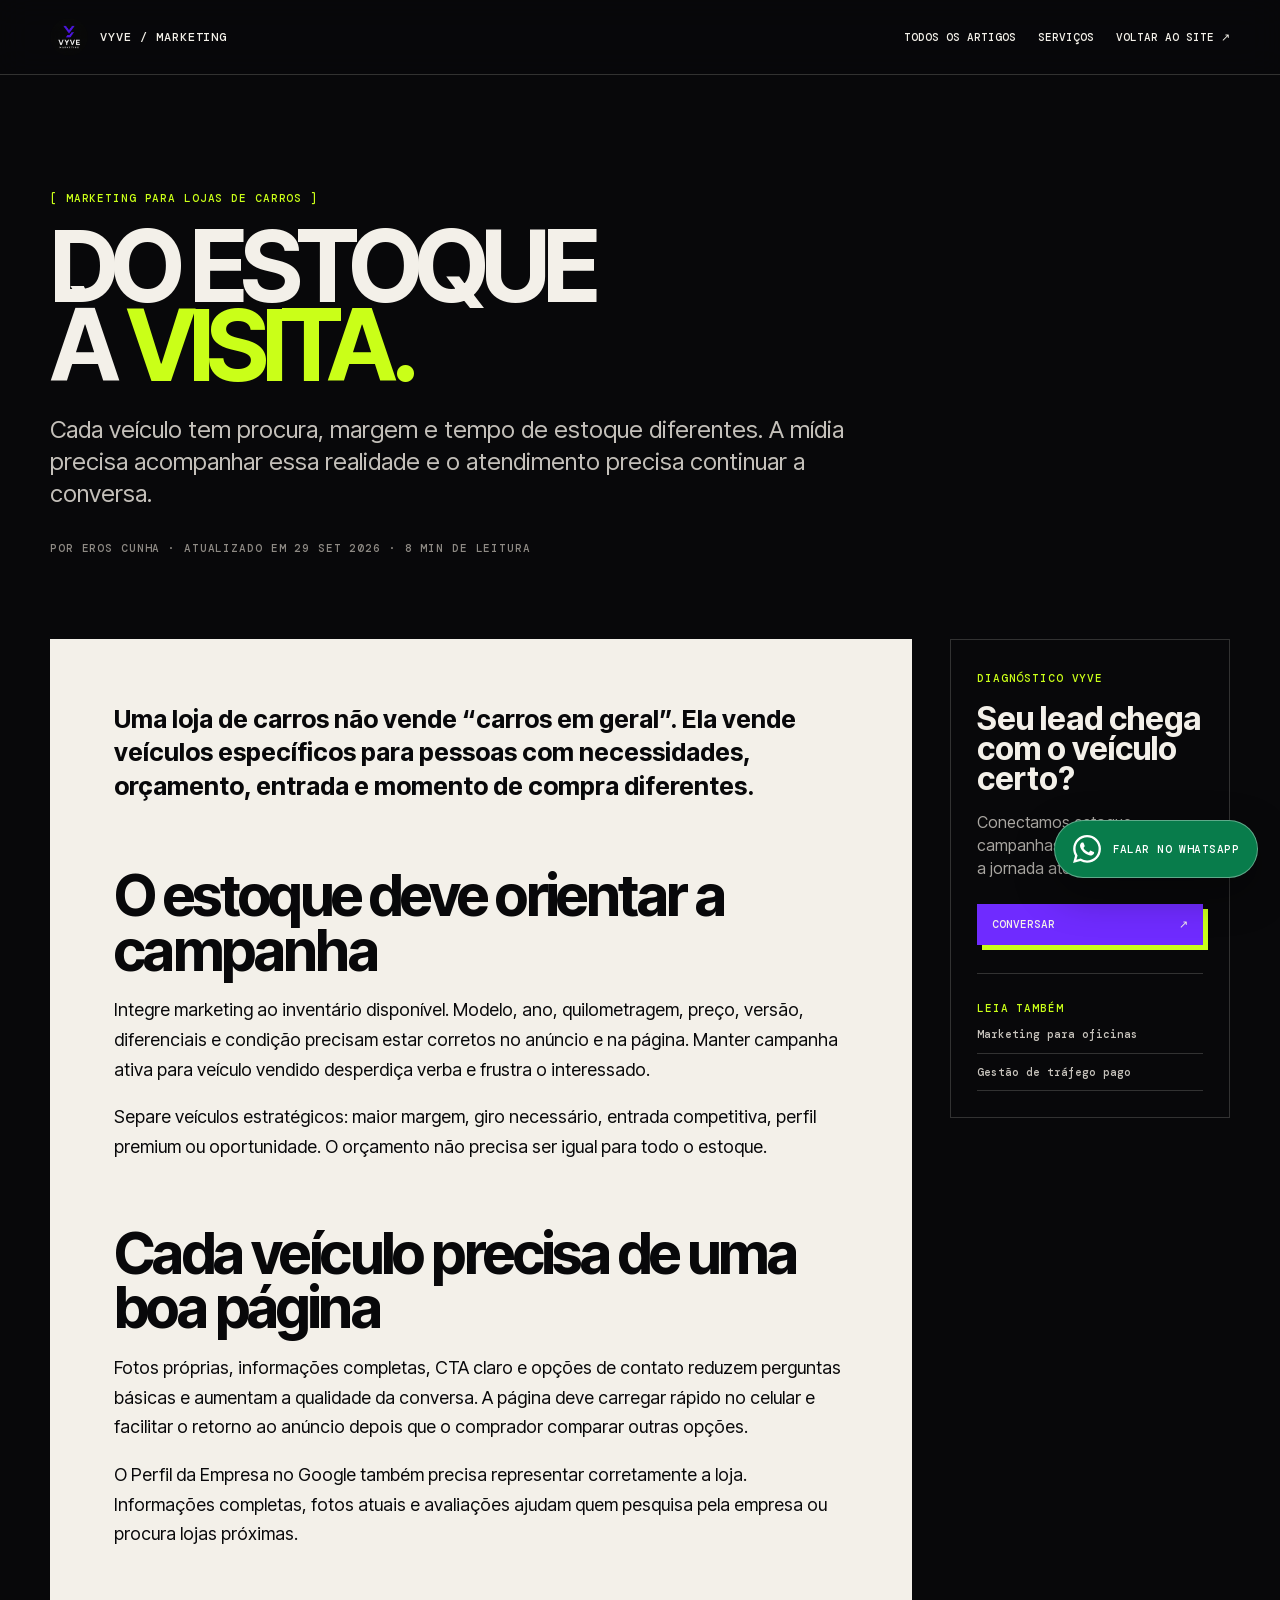
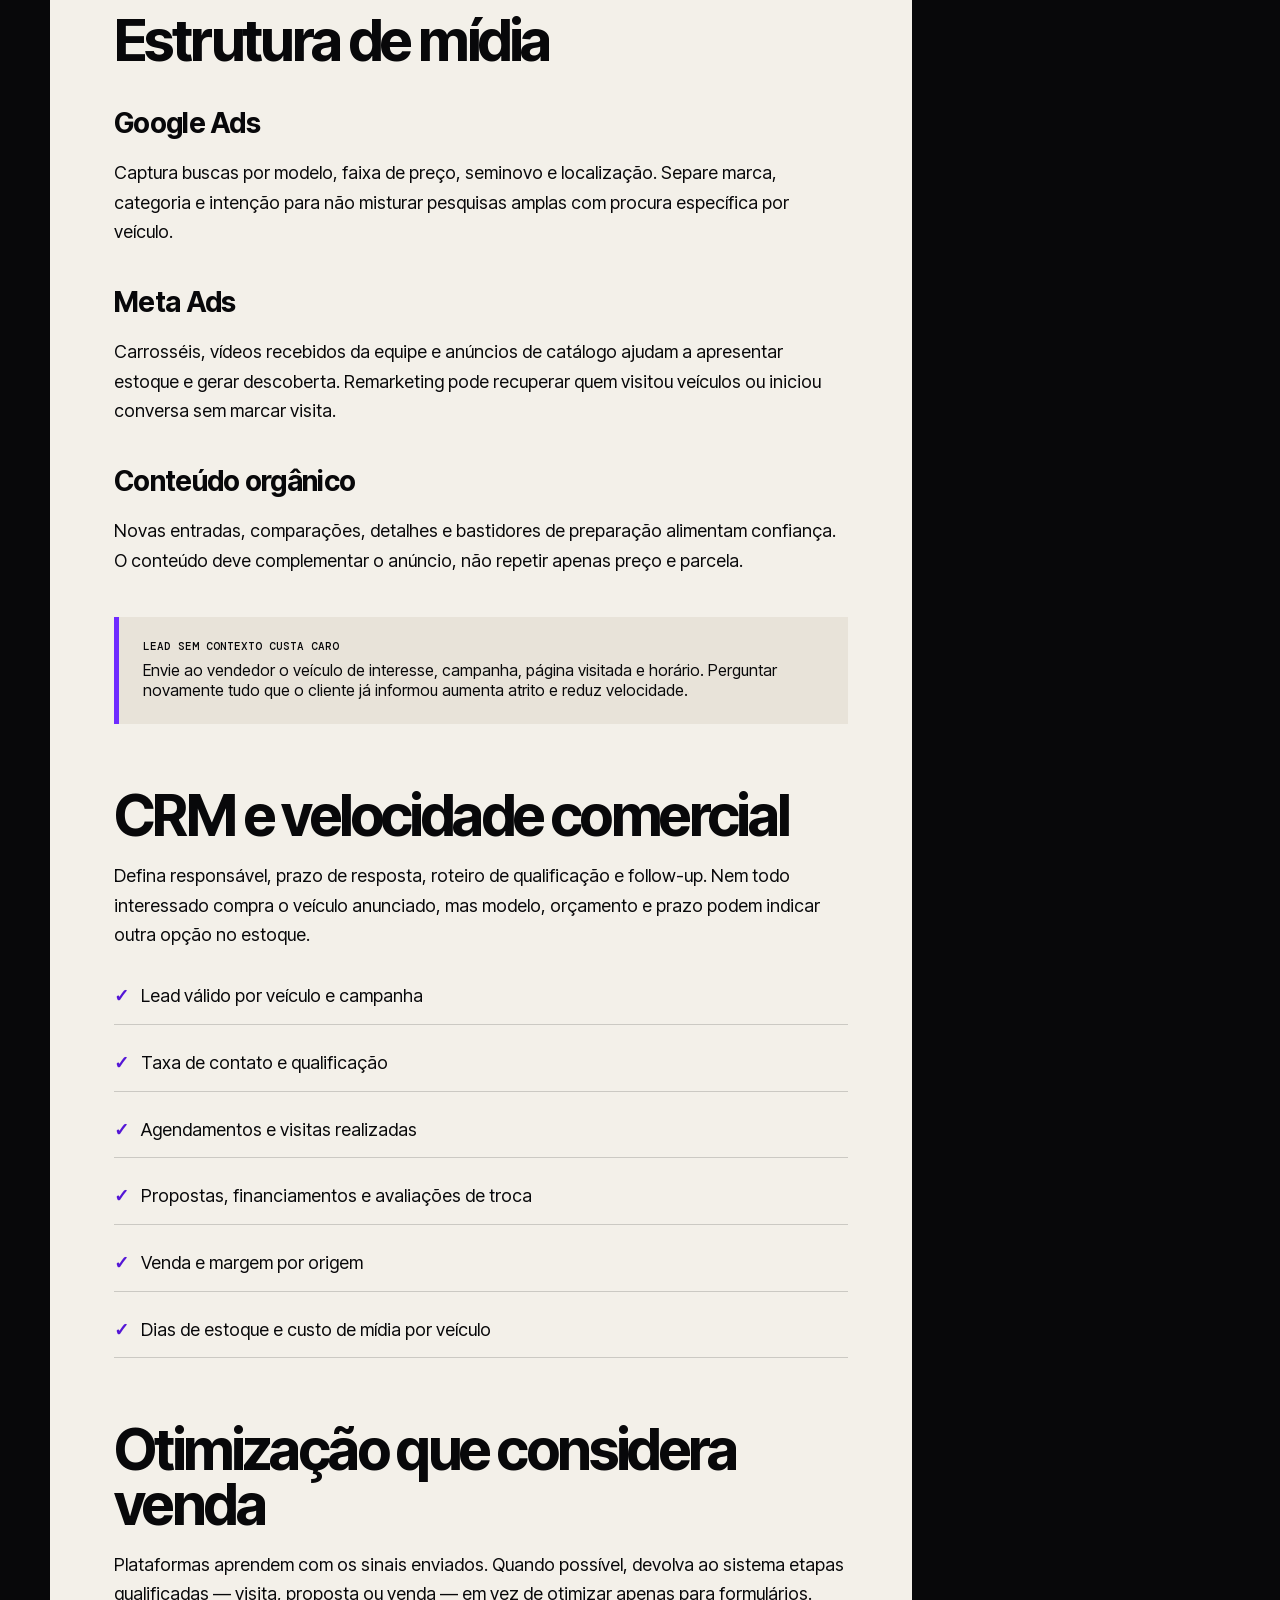
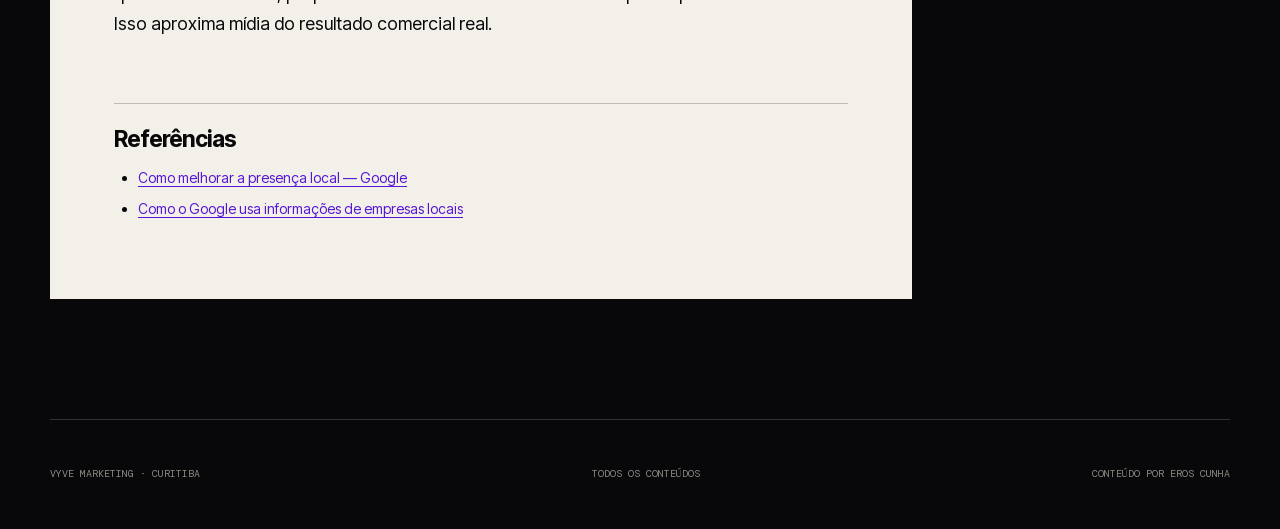
<file: blog/marketing-para-lojas-de-carros.html>
<!doctype html>
<html lang="pt-BR">
<head>
  <meta charset="utf-8"><meta name="viewport" content="width=device-width, initial-scale=1">
  <title>Marketing para Lojas de Carros e Veículos | VYVE</title>
  <meta name="description" content="Marketing para lojas de carros com campanhas por estoque, Google e Meta Ads, CRM e métricas para transformar leads em visitas e vendas.">
  <link rel="canonical" href="https://vyvemarketing.github.io/vyve-marketing-site/blog/marketing-para-lojas-de-carros.html">
  <meta property="og:title" content="Marketing para lojas de carros: do estoque à venda"><meta property="og:description" content="Uma estratégia de mídia e atendimento para gerar leads por veículo e visitas qualificadas."><meta property="og:image" content="https://vyvemarketing.github.io/vyve-marketing-site/assets/generated/hero-ads-workstation.webp">
  <link rel="icon" type="image/png" href="../assets/brand/logo-vyve.png"><link rel="stylesheet" href="blog.css">
  <script type="application/ld+json">{"@context":"https://schema.org","@type":"BlogPosting","headline":"Marketing para lojas de carros: do estoque à venda","description":"Como conectar estoque, mídia, CRM e atendimento em lojas de veículos.","datePublished":"2026-09-29","dateModified":"2026-09-29","author":{"@type":"Person","name":"Eros Cunha"},"publisher":{"@type":"Organization","name":"VYVE Marketing","logo":{"@type":"ImageObject","url":"https://vyvemarketing.github.io/vyve-marketing-site/assets/brand/logo-vyve.png"}},"mainEntityOfPage":"https://vyvemarketing.github.io/vyve-marketing-site/blog/marketing-para-lojas-de-carros.html"}</script>
  <script src="../analytics.js?v=20261001-1"></script>
</head>
<body>
  <a class="skip" href="#artigo">Pular para o artigo</a><header class="site-header"><nav class="site-nav shell" aria-label="Navegação"><a class="brand" href="../"><img src="../assets/brand/logo-vyve.png" alt=""><span>VYVE / MARKETING</span></a><div class="site-nav-links"><a href="./">Todos os artigos</a><a href="../#servicos">Serviços</a><a href="../">Voltar ao site ↗</a></div></nav></header>
  <main>
    <header class="article-hero shell"><p class="eyebrow">[ MARKETING PARA LOJAS DE CARROS ]</p><h1>DO ESTOQUE<br>À <i>VISITA.</i></h1><p class="article-deck">Cada veículo tem procura, margem e tempo de estoque diferentes. A mídia precisa acompanhar essa realidade e o atendimento precisa continuar a conversa.</p><p class="article-meta">Por Eros Cunha · Atualizado em 29 set 2026 · 8 min de leitura</p></header>
    <div class="article-layout shell">
      <article class="article-content" id="artigo">
        <p class="lead">Uma loja de carros não vende “carros em geral”. Ela vende veículos específicos para pessoas com necessidades, orçamento, entrada e momento de compra diferentes.</p>
        <h2>O estoque deve orientar a campanha</h2>
        <p>Integre marketing ao inventário disponível. Modelo, ano, quilometragem, preço, versão, diferenciais e condição precisam estar corretos no anúncio e na página. Manter campanha ativa para veículo vendido desperdiça verba e frustra o interessado.</p>
        <p>Separe veículos estratégicos: maior margem, giro necessário, entrada competitiva, perfil premium ou oportunidade. O orçamento não precisa ser igual para todo o estoque.</p>
        <h2>Cada veículo precisa de uma boa página</h2>
        <p>Fotos próprias, informações completas, CTA claro e opções de contato reduzem perguntas básicas e aumentam a qualidade da conversa. A página deve carregar rápido no celular e facilitar o retorno ao anúncio depois que o comprador comparar outras opções.</p>
        <p>O Perfil da Empresa no Google também precisa representar corretamente a loja. Informações completas, fotos atuais e avaliações ajudam quem pesquisa pela empresa ou procura lojas próximas.</p>
        <h2>Estrutura de mídia</h2>
        <h3>Google Ads</h3><p>Captura buscas por modelo, faixa de preço, seminovo e localização. Separe marca, categoria e intenção para não misturar pesquisas amplas com procura específica por veículo.</p>
        <h3>Meta Ads</h3><p>Carrosséis, vídeos recebidos da equipe e anúncios de catálogo ajudam a apresentar estoque e gerar descoberta. Remarketing pode recuperar quem visitou veículos ou iniciou conversa sem marcar visita.</p>
        <h3>Conteúdo orgânico</h3><p>Novas entradas, comparações, detalhes e bastidores de preparação alimentam confiança. O conteúdo deve complementar o anúncio, não repetir apenas preço e parcela.</p>
        <div class="callout"><strong>Lead sem contexto custa caro</strong>Envie ao vendedor o veículo de interesse, campanha, página visitada e horário. Perguntar novamente tudo que o cliente já informou aumenta atrito e reduz velocidade.</div>
        <h2>CRM e velocidade comercial</h2>
        <p>Defina responsável, prazo de resposta, roteiro de qualificação e follow-up. Nem todo interessado compra o veículo anunciado, mas modelo, orçamento e prazo podem indicar outra opção no estoque.</p>
        <ul class="checklist"><li>Lead válido por veículo e campanha</li><li>Taxa de contato e qualificação</li><li>Agendamentos e visitas realizadas</li><li>Propostas, financiamentos e avaliações de troca</li><li>Venda e margem por origem</li><li>Dias de estoque e custo de mídia por veículo</li></ul>
        <h2>Otimização que considera venda</h2>
        <p>Plataformas aprendem com os sinais enviados. Quando possível, devolva ao sistema etapas qualificadas — visita, proposta ou venda — em vez de otimizar apenas para formulários. Isso aproxima mídia do resultado comercial real.</p>
        <div class="article-sources"><h2>Referências</h2><ul><li><a href="https://support.google.com/business/answer/7091?hl=pt-BR" target="_blank" rel="noopener">Como melhorar a presença local — Google</a></li><li><a href="https://support.google.com/business/answer/2721884?hl=pt-BR" target="_blank" rel="noopener">Como o Google usa informações de empresas locais</a></li></ul></div>
      </article>
      <aside class="article-aside"><span class="mini-label">Diagnóstico VYVE</span><h2>Seu lead chega com o veículo certo?</h2><p>Conectamos estoque, campanhas e CRM para medir a jornada até a visita e a venda.</p><a href="https://wa.me/5541996128878?text=Ol%C3%A1%2C%20li%20o%20guia%20de%20marketing%20para%20lojas%20de%20carros%20e%20quero%20conversar." target="_blank" rel="noopener">Conversar <span>↗</span></a><div class="related"><span class="mini-label">Leia também</span><a href="marketing-para-oficinas.html">Marketing para oficinas</a><a href="gestao-de-trafego-pago.html">Gestão de tráfego pago</a></div></aside>
    </div>
  </main>
  <footer class="blog-footer shell"><span>VYVE Marketing · Curitiba</span><a href="./">Todos os conteúdos</a><span>Conteúdo por Eros Cunha</span></footer><a class="whatsapp-float" href="https://wa.me/5541996128878?text=Ol%C3%A1%2C%20li%20o%20guia%20da%20VYVE%20e%20quero%20conversar." target="_blank" rel="noopener" aria-label="Conversar pelo WhatsApp"><img src="../assets/platforms/whatsapp.svg" alt="" aria-hidden="true"><span>Falar no WhatsApp</span></a>
</body></html>
</file>
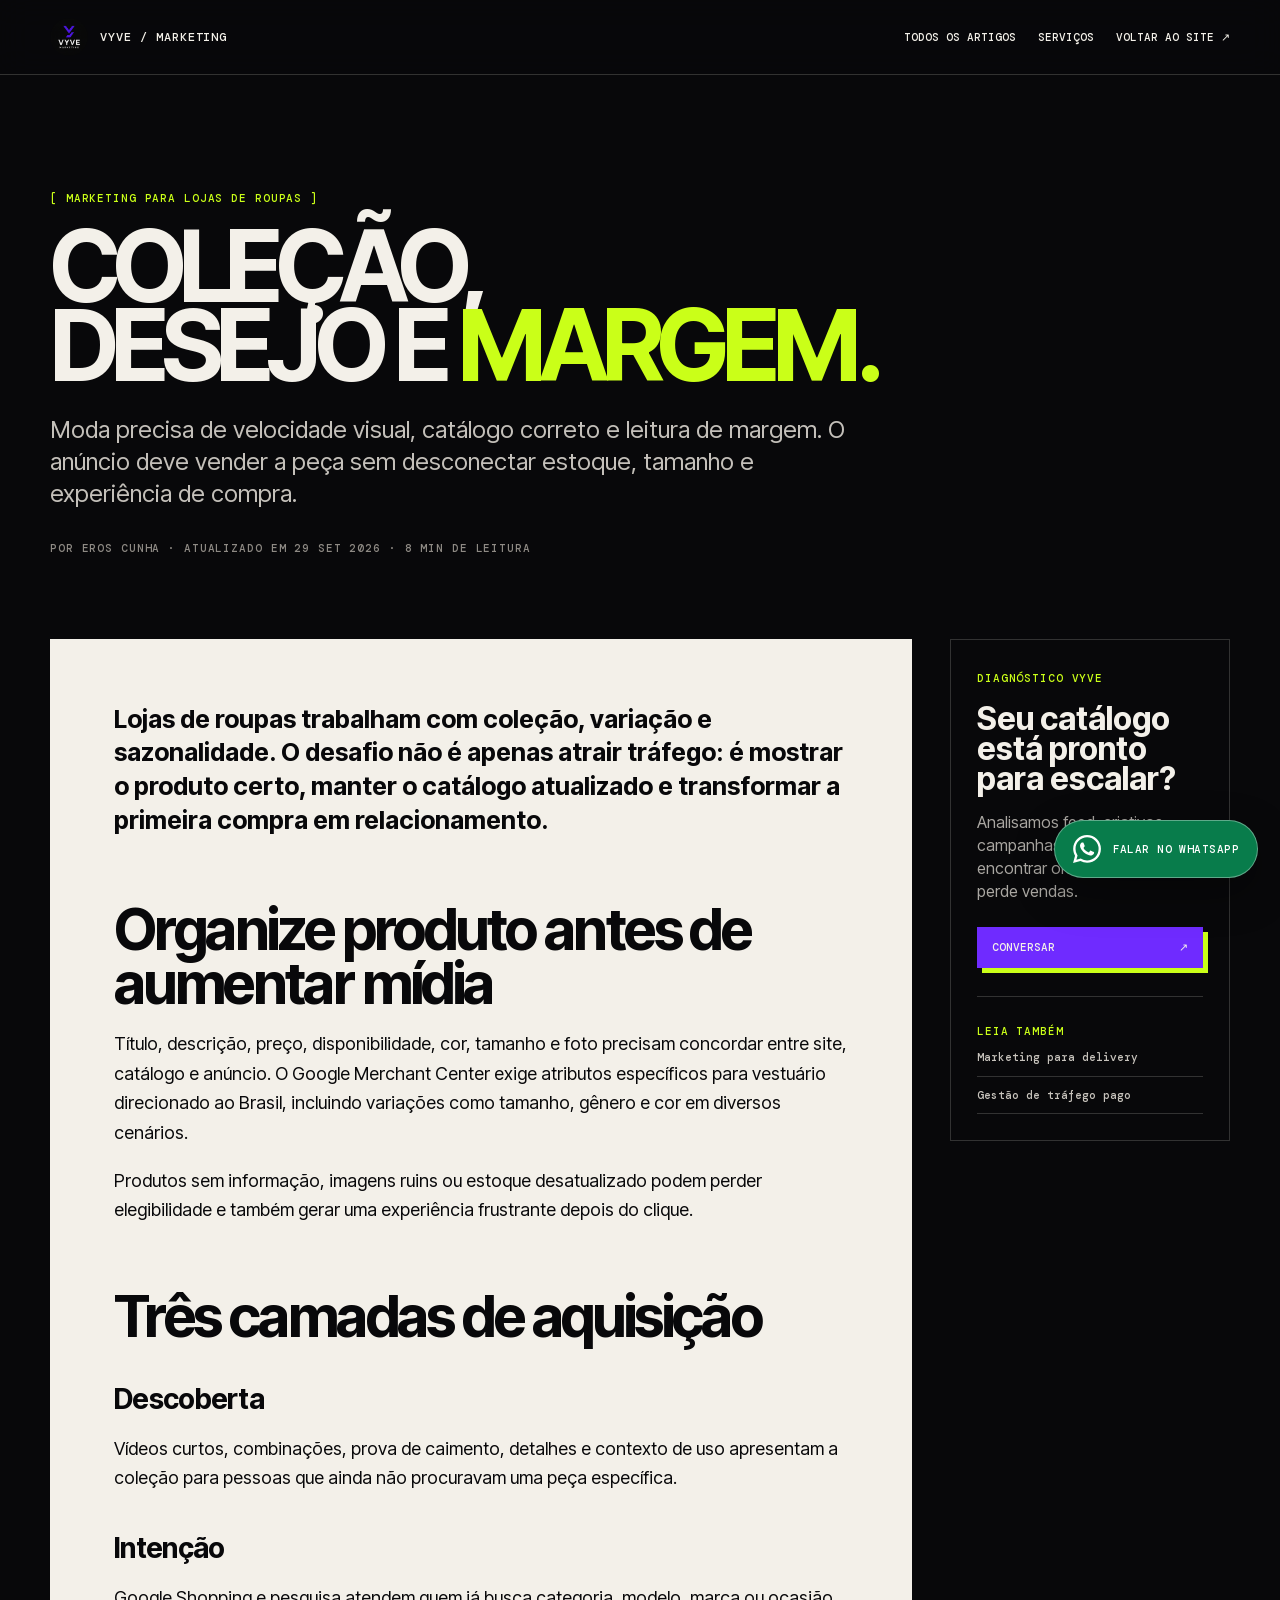
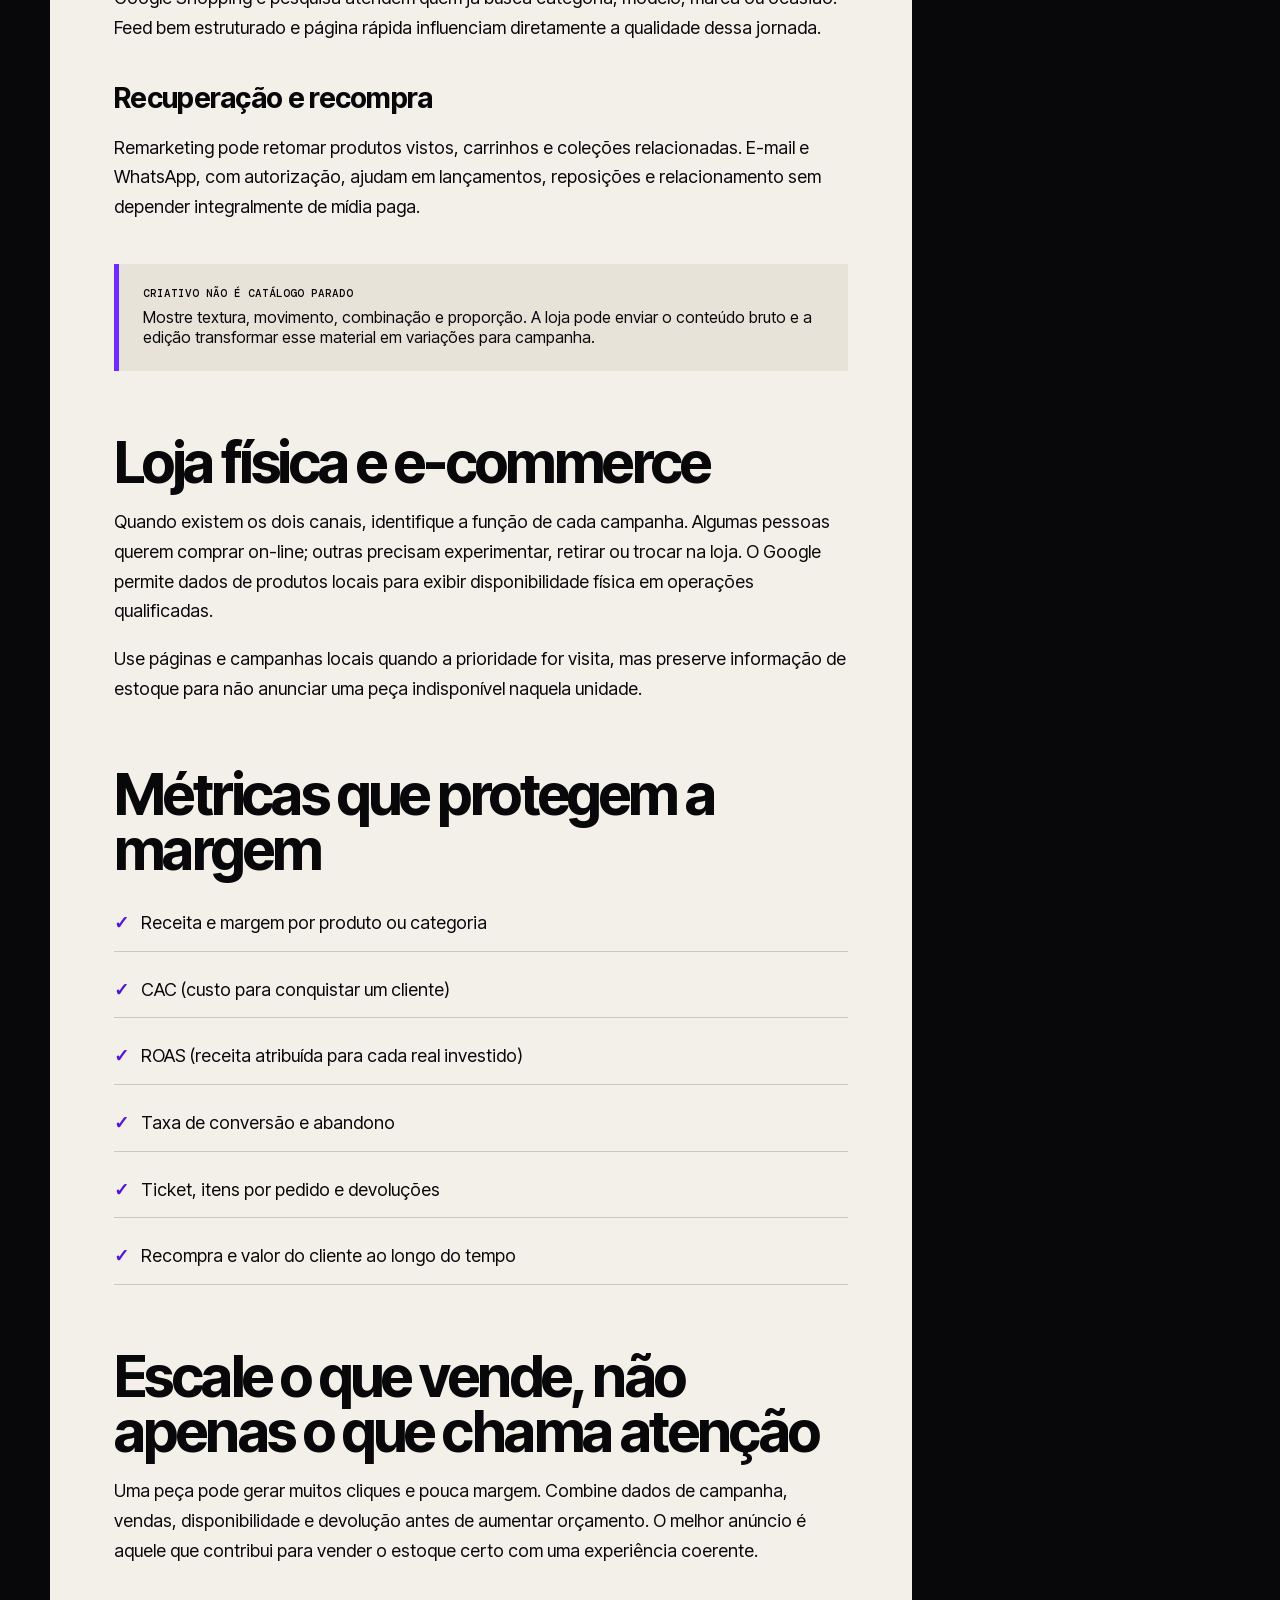
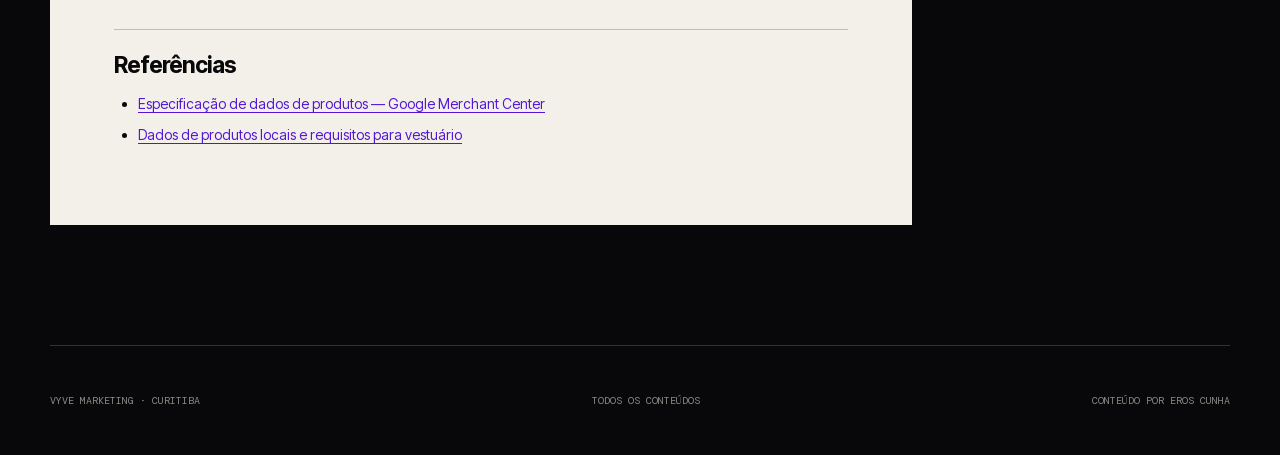
<file: blog/marketing-para-lojas-de-roupas.html>
<!doctype html>
<html lang="pt-BR">
<head>
  <meta charset="utf-8"><meta name="viewport" content="width=device-width, initial-scale=1">
  <title>Marketing para Lojas de Roupas e Moda | VYVE</title>
  <meta name="description" content="Marketing para lojas de roupas com catálogo, Google Shopping, Meta Ads, criativos, remarketing e métricas para vender moda com margem.">
  <link rel="canonical" href="https://vyvemarketing.github.io/vyve-marketing-site/blog/marketing-para-lojas-de-roupas.html">
  <meta property="og:title" content="Marketing para lojas de roupas: catálogo e margem"><meta property="og:description" content="Como conectar coleção, criativos, catálogo e recompra em uma operação de moda."><meta property="og:image" content="https://vyvemarketing.github.io/vyve-marketing-site/assets/generated/hero-ads-workstation.webp">
  <link rel="icon" type="image/png" href="../assets/brand/logo-vyve.png"><link rel="stylesheet" href="blog.css">
  <script type="application/ld+json">{"@context":"https://schema.org","@type":"BlogPosting","headline":"Marketing para lojas de roupas: catálogo e margem","description":"Estratégia de catálogo, criativos e mídia para lojas de roupas e moda.","datePublished":"2026-09-29","dateModified":"2026-09-29","author":{"@type":"Person","name":"Eros Cunha"},"publisher":{"@type":"Organization","name":"VYVE Marketing","logo":{"@type":"ImageObject","url":"https://vyvemarketing.github.io/vyve-marketing-site/assets/brand/logo-vyve.png"}},"mainEntityOfPage":"https://vyvemarketing.github.io/vyve-marketing-site/blog/marketing-para-lojas-de-roupas.html"}</script>
  <script src="../analytics.js?v=20261001-1"></script>
</head>
<body>
  <a class="skip" href="#artigo">Pular para o artigo</a><header class="site-header"><nav class="site-nav shell" aria-label="Navegação"><a class="brand" href="../"><img src="../assets/brand/logo-vyve.png" alt=""><span>VYVE / MARKETING</span></a><div class="site-nav-links"><a href="./">Todos os artigos</a><a href="../#servicos">Serviços</a><a href="../">Voltar ao site ↗</a></div></nav></header>
  <main>
    <header class="article-hero shell"><p class="eyebrow">[ MARKETING PARA LOJAS DE ROUPAS ]</p><h1>COLEÇÃO,<br>DESEJO E <i>MARGEM.</i></h1><p class="article-deck">Moda precisa de velocidade visual, catálogo correto e leitura de margem. O anúncio deve vender a peça sem desconectar estoque, tamanho e experiência de compra.</p><p class="article-meta">Por Eros Cunha · Atualizado em 29 set 2026 · 8 min de leitura</p></header>
    <div class="article-layout shell">
      <article class="article-content" id="artigo">
        <p class="lead">Lojas de roupas trabalham com coleção, variação e sazonalidade. O desafio não é apenas atrair tráfego: é mostrar o produto certo, manter o catálogo atualizado e transformar a primeira compra em relacionamento.</p>
        <h2>Organize produto antes de aumentar mídia</h2>
        <p>Título, descrição, preço, disponibilidade, cor, tamanho e foto precisam concordar entre site, catálogo e anúncio. O Google Merchant Center exige atributos específicos para vestuário direcionado ao Brasil, incluindo variações como tamanho, gênero e cor em diversos cenários.</p>
        <p>Produtos sem informação, imagens ruins ou estoque desatualizado podem perder elegibilidade e também gerar uma experiência frustrante depois do clique.</p>
        <h2>Três camadas de aquisição</h2>
        <h3>Descoberta</h3><p>Vídeos curtos, combinações, prova de caimento, detalhes e contexto de uso apresentam a coleção para pessoas que ainda não procuravam uma peça específica.</p>
        <h3>Intenção</h3><p>Google Shopping e pesquisa atendem quem já busca categoria, modelo, marca ou ocasião. Feed bem estruturado e página rápida influenciam diretamente a qualidade dessa jornada.</p>
        <h3>Recuperação e recompra</h3><p>Remarketing pode retomar produtos vistos, carrinhos e coleções relacionadas. E-mail e WhatsApp, com autorização, ajudam em lançamentos, reposições e relacionamento sem depender integralmente de mídia paga.</p>
        <div class="callout"><strong>Criativo não é catálogo parado</strong>Mostre textura, movimento, combinação e proporção. A loja pode enviar o conteúdo bruto e a edição transformar esse material em variações para campanha.</div>
        <h2>Loja física e e-commerce</h2>
        <p>Quando existem os dois canais, identifique a função de cada campanha. Algumas pessoas querem comprar on-line; outras precisam experimentar, retirar ou trocar na loja. O Google permite dados de produtos locais para exibir disponibilidade física em operações qualificadas.</p>
        <p>Use páginas e campanhas locais quando a prioridade for visita, mas preserve informação de estoque para não anunciar uma peça indisponível naquela unidade.</p>
        <h2>Métricas que protegem a margem</h2>
        <ul class="checklist"><li>Receita e margem por produto ou categoria</li><li>CAC (custo para conquistar um cliente)</li><li>ROAS (receita atribuída para cada real investido)</li><li>Taxa de conversão e abandono</li><li>Ticket, itens por pedido e devoluções</li><li>Recompra e valor do cliente ao longo do tempo</li></ul>
        <h2>Escale o que vende, não apenas o que chama atenção</h2>
        <p>Uma peça pode gerar muitos cliques e pouca margem. Combine dados de campanha, vendas, disponibilidade e devolução antes de aumentar orçamento. O melhor anúncio é aquele que contribui para vender o estoque certo com uma experiência coerente.</p>
        <div class="article-sources"><h2>Referências</h2><ul><li><a href="https://support.google.com/merchants/answer/7052112?hl=pt-BR" target="_blank" rel="noopener">Especificação de dados de produtos — Google Merchant Center</a></li><li><a href="https://support.google.com/merchants/answer/14779112?hl=pt-BR" target="_blank" rel="noopener">Dados de produtos locais e requisitos para vestuário</a></li></ul></div>
      </article>
      <aside class="article-aside"><span class="mini-label">Diagnóstico VYVE</span><h2>Seu catálogo está pronto para escalar?</h2><p>Analisamos feed, criativos, campanhas e margem para encontrar onde a operação perde vendas.</p><a href="https://wa.me/5541996128878?text=Ol%C3%A1%2C%20li%20o%20guia%20de%20marketing%20para%20lojas%20de%20roupas%20e%20quero%20conversar." target="_blank" rel="noopener">Conversar <span>↗</span></a><div class="related"><span class="mini-label">Leia também</span><a href="marketing-para-delivery.html">Marketing para delivery</a><a href="gestao-de-trafego-pago.html">Gestão de tráfego pago</a></div></aside>
    </div>
  </main>
  <footer class="blog-footer shell"><span>VYVE Marketing · Curitiba</span><a href="./">Todos os conteúdos</a><span>Conteúdo por Eros Cunha</span></footer><a class="whatsapp-float" href="https://wa.me/5541996128878?text=Ol%C3%A1%2C%20li%20o%20guia%20da%20VYVE%20e%20quero%20conversar." target="_blank" rel="noopener" aria-label="Conversar pelo WhatsApp"><img src="../assets/platforms/whatsapp.svg" alt="" aria-hidden="true"><span>Falar no WhatsApp</span></a>
</body></html>
</file>
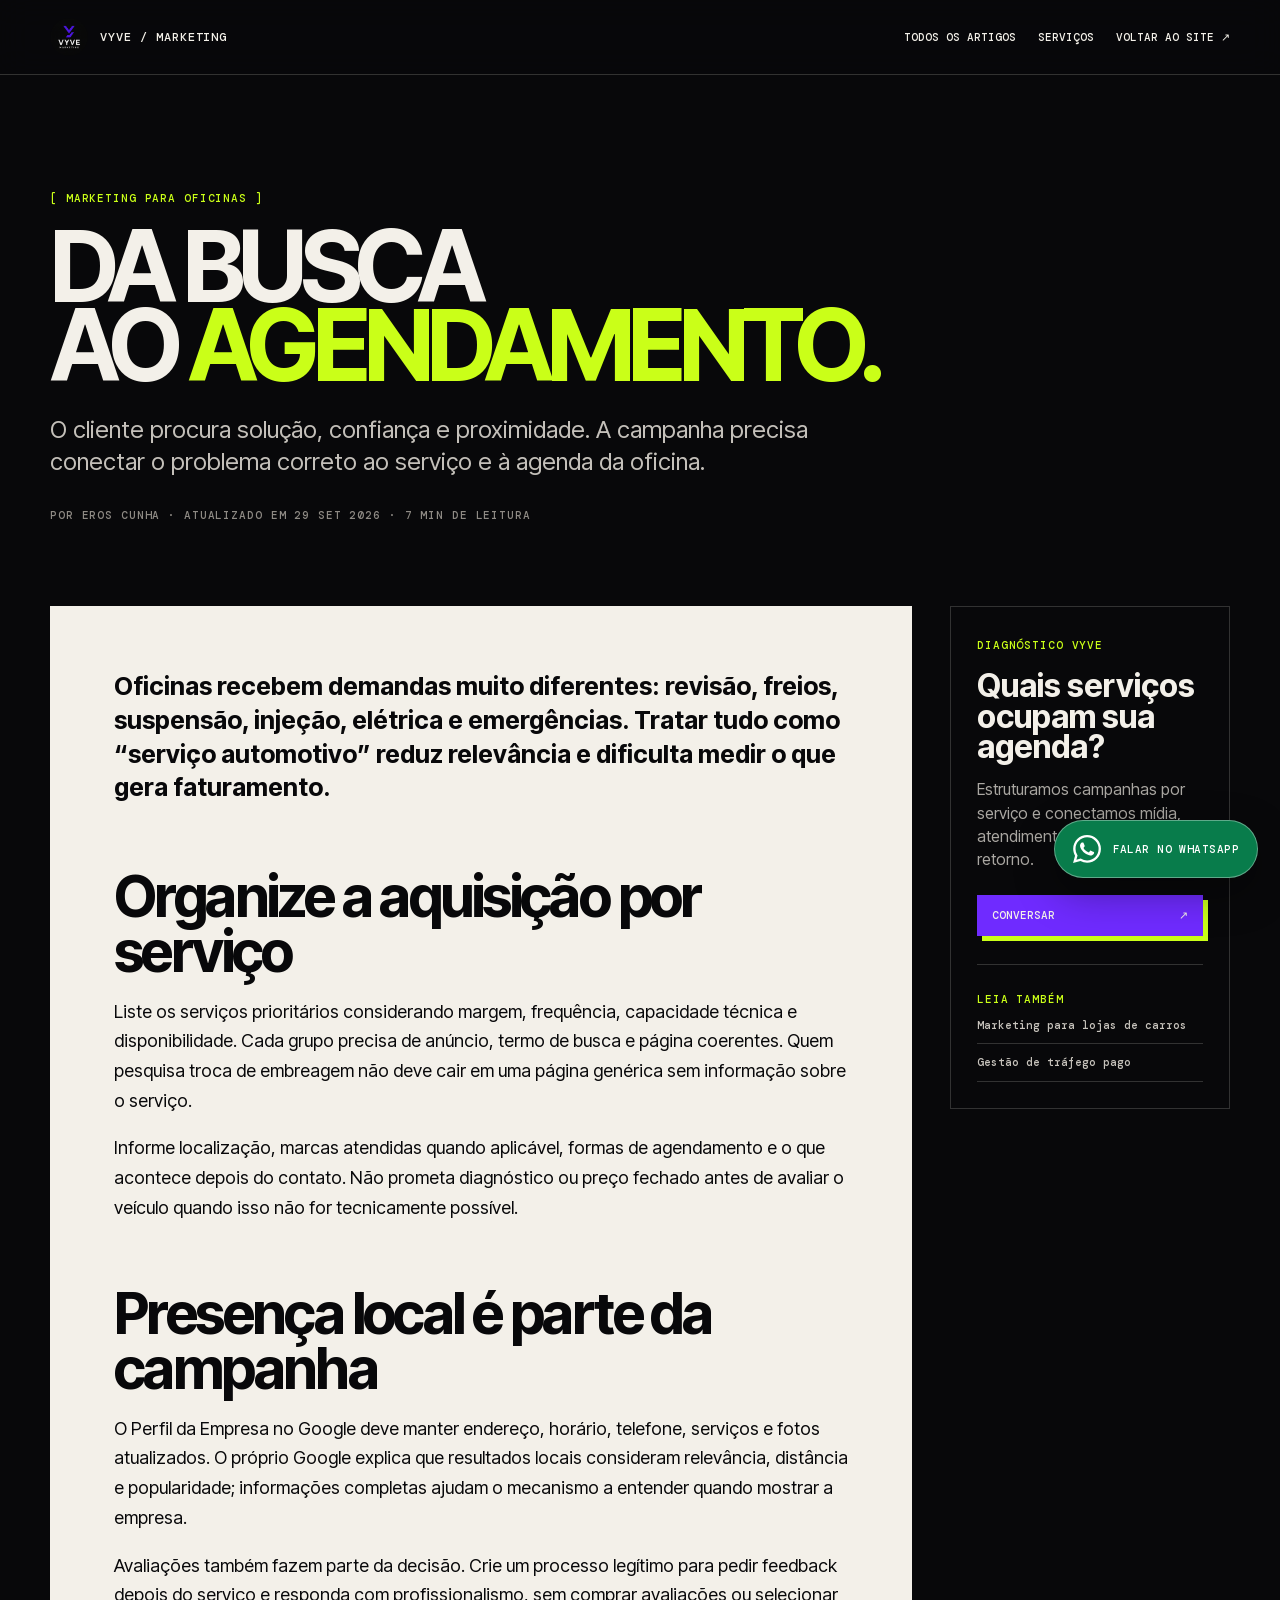
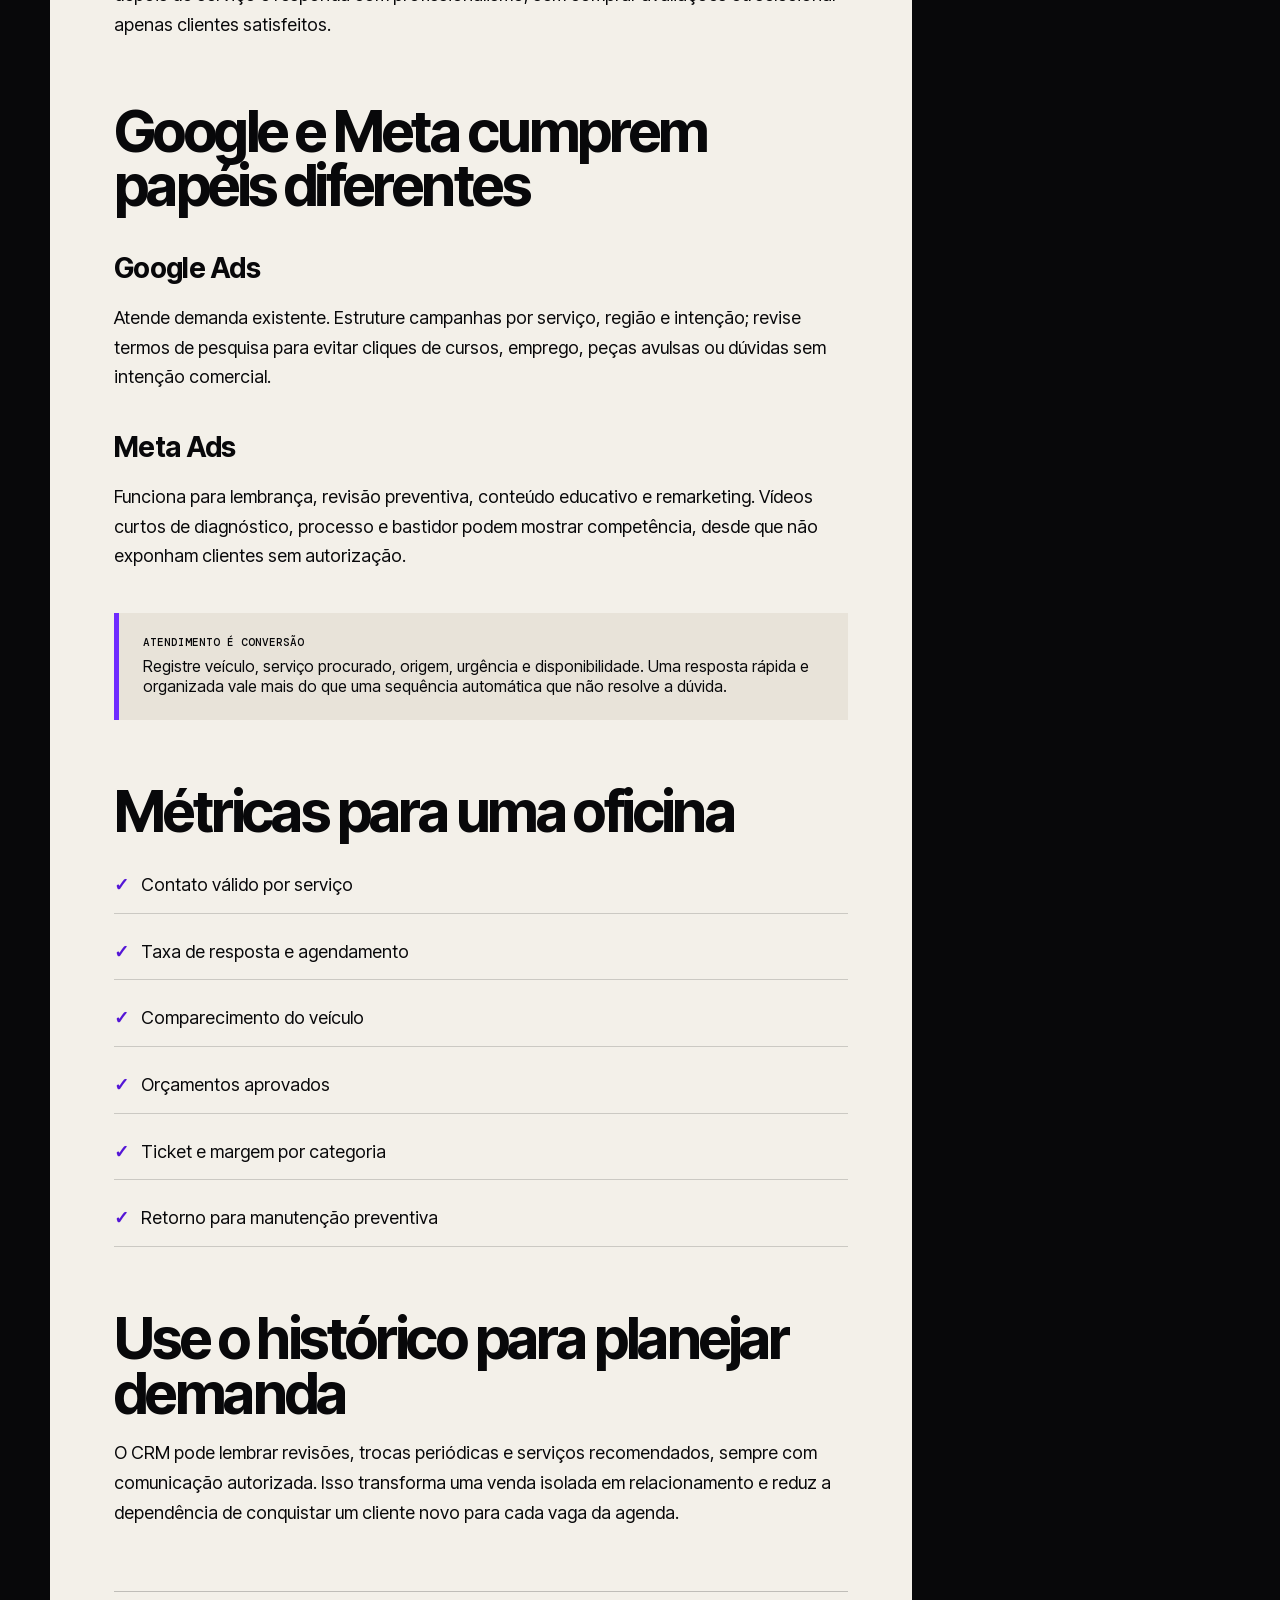
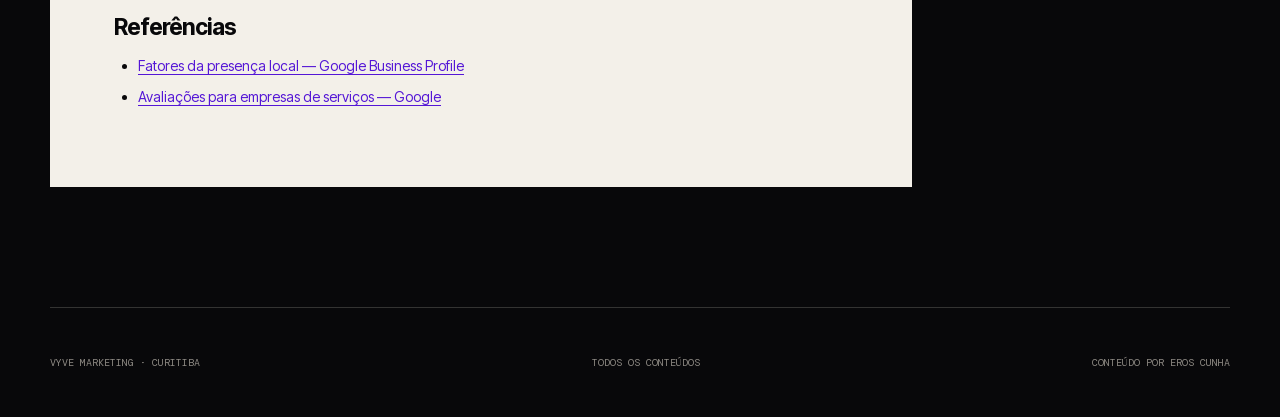
<file: blog/marketing-para-oficinas.html>
<!doctype html>
<html lang="pt-BR">
<head>
  <meta charset="utf-8"><meta name="viewport" content="width=device-width, initial-scale=1">
  <title>Marketing para Oficinas: Serviços e Agenda | VYVE</title>
  <meta name="description" content="Marketing para oficinas mecânicas com Google, reputação, páginas de serviço, Ads e atendimento para gerar agendamentos qualificados.">
  <link rel="canonical" href="https://vyvemarketing.github.io/vyve-marketing-site/blog/marketing-para-oficinas.html">
  <meta property="og:title" content="Marketing para oficinas: da busca ao agendamento"><meta property="og:description" content="Como captar serviços automotivos com demanda local e acompanhamento comercial."><meta property="og:image" content="https://vyvemarketing.github.io/vyve-marketing-site/assets/generated/hero-ads-workstation.webp">
  <link rel="icon" type="image/png" href="../assets/brand/logo-vyve.png"><link rel="stylesheet" href="blog.css">
  <script type="application/ld+json">{"@context":"https://schema.org","@type":"BlogPosting","headline":"Marketing para oficinas: da busca ao agendamento","description":"Estratégia local de aquisição e atendimento para oficinas mecânicas.","datePublished":"2026-09-29","dateModified":"2026-09-29","author":{"@type":"Person","name":"Eros Cunha"},"publisher":{"@type":"Organization","name":"VYVE Marketing","logo":{"@type":"ImageObject","url":"https://vyvemarketing.github.io/vyve-marketing-site/assets/brand/logo-vyve.png"}},"mainEntityOfPage":"https://vyvemarketing.github.io/vyve-marketing-site/blog/marketing-para-oficinas.html"}</script>
  <script src="../analytics.js?v=20261001-1"></script>
</head>
<body>
  <a class="skip" href="#artigo">Pular para o artigo</a><header class="site-header"><nav class="site-nav shell" aria-label="Navegação"><a class="brand" href="../"><img src="../assets/brand/logo-vyve.png" alt=""><span>VYVE / MARKETING</span></a><div class="site-nav-links"><a href="./">Todos os artigos</a><a href="../#servicos">Serviços</a><a href="../">Voltar ao site ↗</a></div></nav></header>
  <main>
    <header class="article-hero shell"><p class="eyebrow">[ MARKETING PARA OFICINAS ]</p><h1>DA BUSCA<br>AO <i>AGENDAMENTO.</i></h1><p class="article-deck">O cliente procura solução, confiança e proximidade. A campanha precisa conectar o problema correto ao serviço e à agenda da oficina.</p><p class="article-meta">Por Eros Cunha · Atualizado em 29 set 2026 · 7 min de leitura</p></header>
    <div class="article-layout shell">
      <article class="article-content" id="artigo">
        <p class="lead">Oficinas recebem demandas muito diferentes: revisão, freios, suspensão, injeção, elétrica e emergências. Tratar tudo como “serviço automotivo” reduz relevância e dificulta medir o que gera faturamento.</p>
        <h2>Organize a aquisição por serviço</h2>
        <p>Liste os serviços prioritários considerando margem, frequência, capacidade técnica e disponibilidade. Cada grupo precisa de anúncio, termo de busca e página coerentes. Quem pesquisa troca de embreagem não deve cair em uma página genérica sem informação sobre o serviço.</p>
        <p>Informe localização, marcas atendidas quando aplicável, formas de agendamento e o que acontece depois do contato. Não prometa diagnóstico ou preço fechado antes de avaliar o veículo quando isso não for tecnicamente possível.</p>
        <h2>Presença local é parte da campanha</h2>
        <p>O Perfil da Empresa no Google deve manter endereço, horário, telefone, serviços e fotos atualizados. O próprio Google explica que resultados locais consideram relevância, distância e popularidade; informações completas ajudam o mecanismo a entender quando mostrar a empresa.</p>
        <p>Avaliações também fazem parte da decisão. Crie um processo legítimo para pedir feedback depois do serviço e responda com profissionalismo, sem comprar avaliações ou selecionar apenas clientes satisfeitos.</p>
        <h2>Google e Meta cumprem papéis diferentes</h2>
        <h3>Google Ads</h3><p>Atende demanda existente. Estruture campanhas por serviço, região e intenção; revise termos de pesquisa para evitar cliques de cursos, emprego, peças avulsas ou dúvidas sem intenção comercial.</p>
        <h3>Meta Ads</h3><p>Funciona para lembrança, revisão preventiva, conteúdo educativo e remarketing. Vídeos curtos de diagnóstico, processo e bastidor podem mostrar competência, desde que não exponham clientes sem autorização.</p>
        <div class="callout"><strong>Atendimento é conversão</strong>Registre veículo, serviço procurado, origem, urgência e disponibilidade. Uma resposta rápida e organizada vale mais do que uma sequência automática que não resolve a dúvida.</div>
        <h2>Métricas para uma oficina</h2>
        <ul class="checklist"><li>Contato válido por serviço</li><li>Taxa de resposta e agendamento</li><li>Comparecimento do veículo</li><li>Orçamentos aprovados</li><li>Ticket e margem por categoria</li><li>Retorno para manutenção preventiva</li></ul>
        <h2>Use o histórico para planejar demanda</h2>
        <p>O CRM pode lembrar revisões, trocas periódicas e serviços recomendados, sempre com comunicação autorizada. Isso transforma uma venda isolada em relacionamento e reduz a dependência de conquistar um cliente novo para cada vaga da agenda.</p>
        <div class="article-sources"><h2>Referências</h2><ul><li><a href="https://support.google.com/business/answer/7091?hl=pt-BR" target="_blank" rel="noopener">Fatores da presença local — Google Business Profile</a></li><li><a href="https://support.google.com/business/answer/9950987?hl=pt-BR" target="_blank" rel="noopener">Avaliações para empresas de serviços — Google</a></li></ul></div>
      </article>
      <aside class="article-aside"><span class="mini-label">Diagnóstico VYVE</span><h2>Quais serviços ocupam sua agenda?</h2><p>Estruturamos campanhas por serviço e conectamos mídia, atendimento, orçamento e retorno.</p><a href="https://wa.me/5541996128878?text=Ol%C3%A1%2C%20li%20o%20guia%20de%20marketing%20para%20oficinas%20e%20quero%20conversar." target="_blank" rel="noopener">Conversar <span>↗</span></a><div class="related"><span class="mini-label">Leia também</span><a href="marketing-para-lojas-de-carros.html">Marketing para lojas de carros</a><a href="gestao-de-trafego-pago.html">Gestão de tráfego pago</a></div></aside>
    </div>
  </main>
  <footer class="blog-footer shell"><span>VYVE Marketing · Curitiba</span><a href="./">Todos os conteúdos</a><span>Conteúdo por Eros Cunha</span></footer><a class="whatsapp-float" href="https://wa.me/5541996128878?text=Ol%C3%A1%2C%20li%20o%20guia%20da%20VYVE%20e%20quero%20conversar." target="_blank" rel="noopener" aria-label="Conversar pelo WhatsApp"><img src="../assets/platforms/whatsapp.svg" alt="" aria-hidden="true"><span>Falar no WhatsApp</span></a>
</body></html>
</file>
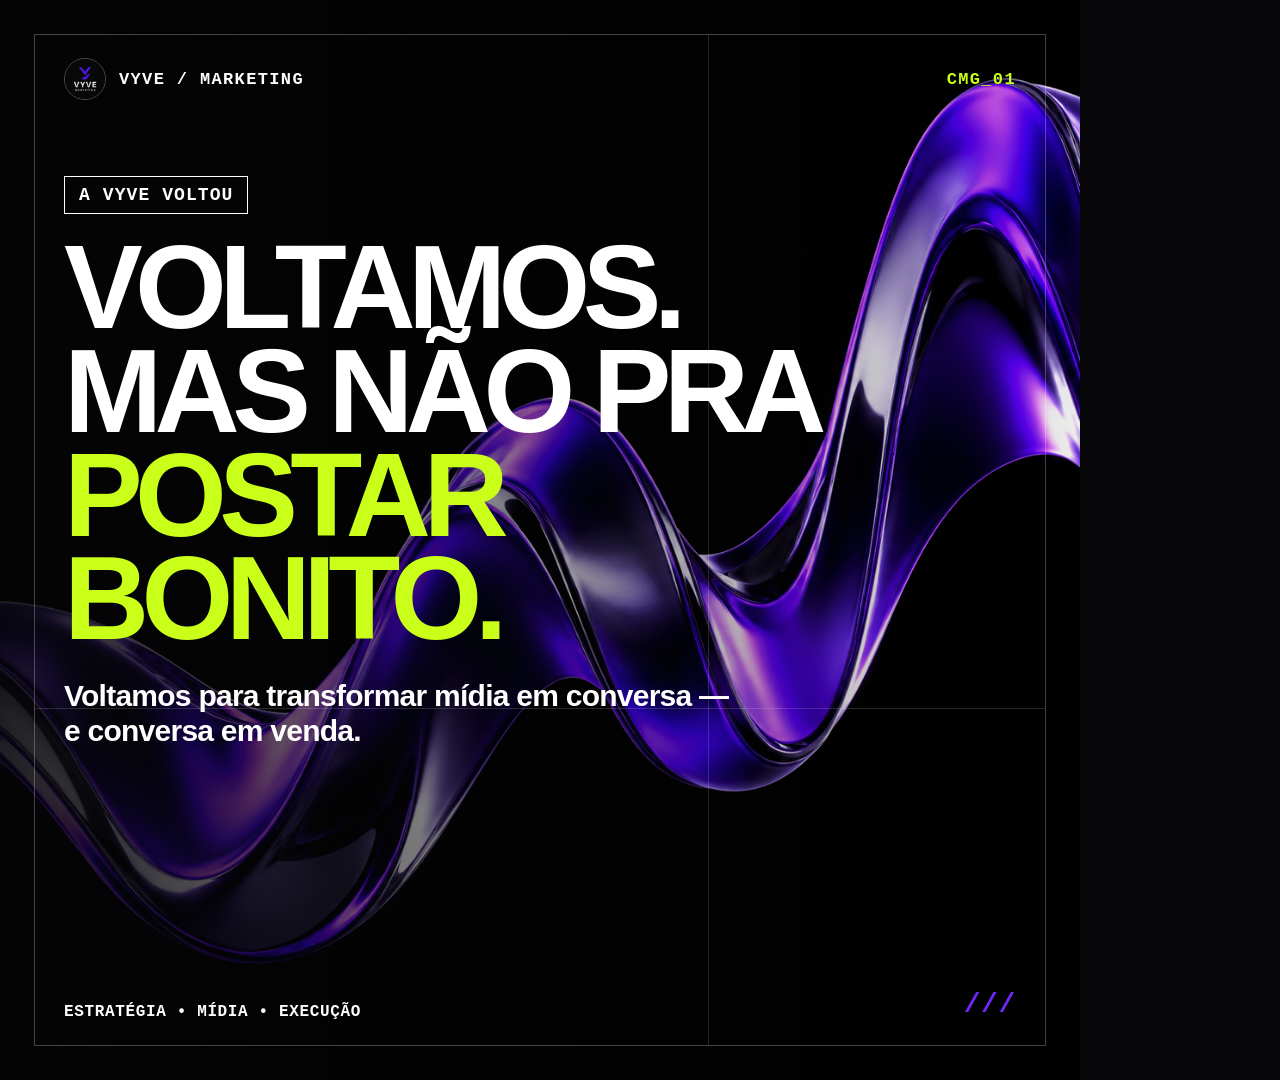
<file: instagram/fontes/posts.html>
<!doctype html>
<html lang="pt-BR">
<head>
  <meta charset="utf-8">
  <meta name="viewport" content="width=device-width, initial-scale=1">
  <title>VYVE — Posts Instagram</title>
  <style>
    :root { --ink:#070709; --paper:#f3f0e9; --violet:#7027ff; --lime:#c9ff18; --orange:#ff5b24; }
    * { box-sizing: border-box; }
    html, body { width:1080px; height:1080px; margin:0; overflow:hidden; background:var(--ink); }
    body { font-family:"Arial Narrow","Helvetica Neue",Arial,sans-serif; }
    .post { position:relative; width:1080px; height:1080px; overflow:hidden; isolation:isolate; background:var(--ink); color:white; }
    .bg { position:absolute; inset:0; width:100%; height:100%; object-fit:cover; z-index:-3; }
    .shade { position:absolute; inset:0; z-index:-2; background:linear-gradient(90deg,rgba(5,5,7,.88) 0%,rgba(5,5,7,.42) 52%,rgba(5,5,7,.08) 100%); }
    .shade.bottom { background:linear-gradient(0deg,rgba(5,5,7,.96),rgba(5,5,7,.10) 78%); }
    .grid { position:absolute; inset:34px; border:1px solid rgba(255,255,255,.25); pointer-events:none; }
    .grid:before,.grid:after { content:""; position:absolute; background:rgba(255,255,255,.15); }
    .grid:before { left:66.666%; top:0; width:1px; height:100%; }
    .grid:after { left:0; top:66.666%; height:1px; width:100%; }
    .topline { position:absolute; top:58px; left:64px; right:64px; display:flex; align-items:center; justify-content:space-between; font:700 17px/1 "Courier New",monospace; letter-spacing:.08em; text-transform:uppercase; }
    .brand { display:flex; align-items:center; gap:13px; }
    .brand img { width:42px; height:42px; object-fit:cover; object-position:50% 22%; border-radius:50%; border:1px solid rgba(255,255,255,.28); }
    .issue { color:var(--lime); }
    .copy { position:absolute; left:64px; right:64px; top:200px; }
    .eyebrow { display:inline-flex; align-items:center; gap:10px; margin-bottom:22px; padding:9px 14px; border:1px solid currentColor; font:700 18px/1 "Courier New",monospace; text-transform:uppercase; letter-spacing:.06em; }
    h1 { margin:0; max-width:880px; font-size:95px; line-height:.88; letter-spacing:-.065em; font-weight:900; text-transform:uppercase; }
    .sub { max-width:680px; margin:28px 0 0; font-size:30px; line-height:1.16; font-weight:600; letter-spacing:-.025em; }
    .accent { color:var(--lime); }
    .violet { color:#9a6cff; }
    .footer { position:absolute; left:64px; right:64px; bottom:58px; display:flex; align-items:flex-end; justify-content:space-between; gap:20px; font:700 16px/1.25 "Courier New",monospace; text-transform:uppercase; letter-spacing:.04em; }
    .cta { background:var(--lime); color:var(--ink); padding:14px 18px; }
    .slash { font-size:28px; color:var(--violet); }
    .light { color:var(--ink); background:var(--paper); }
    .light .grid { border-color:rgba(8,8,10,.22); }
    .light .grid:before,.light .grid:after { background:rgba(8,8,10,.16); }
    .light .brand img { border-color:rgba(8,8,10,.35); }
    .light .issue { color:#5a19ee; }
    .light .shade { background:linear-gradient(90deg,rgba(243,240,233,.98) 0%,rgba(243,240,233,.74) 55%,rgba(243,240,233,.04) 100%); }
    .p1 .copy { top:176px; }
    .p1 h1 { font-size:118px; max-width:760px; }
    .p1 .bg { filter:saturate(1.08) contrast(1.06); }
    .p2 .copy { top:180px; }
    .p2 h1 { font-size:90px; max-width:650px; }
    .p3 .copy { top:175px; }
    .p3 h1 { max-width:800px; font-size:88px; }
    .p3 .shade { background:linear-gradient(90deg,rgba(5,5,7,.87) 0%,rgba(5,5,7,.50) 50%,rgba(5,5,7,.05) 100%); }
    .p4 .copy { top:160px; }
    .p4 h1 { max-width:700px; font-size:83px; }
    .p4 .bg { object-position:58% 50%; }
    .p5 .copy { top:162px; left:430px; }
    .p5 h1 { font-size:72px; max-width:560px; }
    .p5 .sub { max-width:510px; }
    .p5 .shade { background:linear-gradient(270deg,rgba(5,5,7,.95),rgba(5,5,7,.68) 58%,rgba(5,5,7,.10)); }
    .p6 .copy { top:auto; bottom:154px; }
    .p6 h1 { font-size:82px; max-width:900px; }
    .p6 .sub { font-size:25px; max-width:740px; }
    .p7 .copy { top:150px; left:470px; }
    .p7 h1 { font-size:78px; max-width:520px; }
    .p7 .shade { background:linear-gradient(270deg,rgba(5,5,7,.94),rgba(5,5,7,.58) 55%,rgba(5,5,7,.05)); }
    .p8 .copy { top:155px; }
    .p8 h1 { font-size:90px; max-width:690px; }
    .p8 .bg { object-position:65% 50%; }
    .p9 .bg { opacity:.9; object-position:center; filter:saturate(.92) contrast(1.04); }
    .p9 .portrait { position:absolute; right:-70px; bottom:-40px; width:610px; height:900px; object-fit:cover; object-position:center top; filter:saturate(.78) contrast(1.06); clip-path:polygon(14% 0,100% 7%,100% 100%,0 100%); z-index:-1; }
    .p9 .shade { background:linear-gradient(90deg,rgba(5,5,7,.98) 0%,rgba(5,5,7,.88) 48%,rgba(5,5,7,.28) 68%,rgba(5,5,7,.04) 100%); }
    .p9 .copy { top:205px; }
    .p9 h1 { font-size:86px; max-width:615px; }
    .p9 .sub { max-width:540px; }
    .campaign-v2 { font-family:ui-sans-serif,-apple-system,BlinkMacSystemFont,"Segoe UI",Helvetica,Arial,sans-serif; }
    .campaign-v2 h1 { line-height:.94; letter-spacing:-.038em; font-weight:850; }
    .campaign-v2 .sub { line-height:1.3; letter-spacing:-.012em; font-weight:550; }
    .campaign-v2.p1 h1 { max-width:820px; font-size:104px; }
    .campaign-v2.p2 h1 { max-width:720px; font-size:102px; }
    .campaign-v2.p3 h1 { max-width:820px; font-size:88px; }
    .campaign-v2.p4 h1 { max-width:760px; font-size:88px; }
    .campaign-v2.p5 h1 { font-size:70px; }
    .campaign-v2.p6 h1 { max-width:940px; font-size:76px; }
    .campaign-v2.p7 h1 { font-size:73px; }
    .campaign-v2.p8 h1 { max-width:760px; font-size:78px; }
    .campaign-v2.p9 h1 { max-width:610px; font-size:78px; }
  </style>
</head>
<body>
  <main id="root"></main>
  <script>
    const postsV1 = [
      { n:'01', cls:'p1', bg:'../../assets/generated/01-wave.png', eye:'A VYVE VOLTOU', title:'VOLTAMOS.<br>MAS NÃO PRA<br><span class="accent">POSTAR BONITO.</span>', sub:'Voltamos para transformar mídia em conversa — e conversa em venda.', foot:'Estratégia • mídia • execução' },
      { n:'02', cls:'p2', bg:'../../assets/generated/02-magnet.png', eye:'AQUISIÇÃO', title:'SEU NEGÓCIO<br>NÃO PRECISA DE<br><span class="accent">MAIS CLIQUES.</span>', sub:'Precisa atrair gente com intenção real de comprar.', foot:'Menos vaidade. Mais oportunidade.' },
      { n:'03', cls:'p3', bg:'../../assets/generated/03-spotlight.png', eye:'CURITIBA + REGIÃO', title:'SEU CLIENTE<br>JÁ ESTÁ<br><span class="accent">PROCURANDO.</span>', sub:'A pergunta é: ele encontra você ou o concorrente?', foot:'Google • Meta • estratégia local' },
      { n:'04', cls:'p4 light', bg:'../../assets/generated/04-knobs.png', eye:'MÍDIA COM CRITÉRIO', title:'NÃO É SOBRE<br>ESTAR EM<br><span class="violet">TODAS.</span>', sub:'É sobre estar na plataforma certa, com a mensagem certa.', foot:'Canal certo > canal da moda' },
      { n:'05', cls:'p5', bg:'../../assets/generated/05-glass.png', eye:'GESTÃO MULTIPLATAFORMA', title:'META.<br>GOOGLE.<br>LINKEDIN.<br>TIKTOK.<br><span class="accent">AMAZON.</span>', sub:'A plataforma muda. A estratégia continua.', foot:'Planejar • testar • otimizar' },
      { n:'06', cls:'p6', bg:'../../assets/generated/06-funnel.png', eye:'O FUNIL INTEIRO IMPORTA', title:'ANÚNCIO → LEAD →<br><span class="accent">ATENDIMENTO → VENDA</span>', sub:'Se uma etapa quebra, não é o anúncio que vai salvar tudo.', foot:'Mídia sem processo vira desperdício' },
      { n:'07', cls:'p7', bg:'../../assets/generated/07-scanner.png', eye:'DIAGNÓSTICO VYVE', title:'EU ANALISO.<br>VOCÊ DECIDE<br>SE FAZ<br><span class="accent">SENTIDO.</span>', sub:'Diagnóstico inicial para empresas de Curitiba.', foot:'Sem pressão • com clareza', cta:'Quero meu diagnóstico' },
      { n:'08', cls:'p8 light', bg:'../../assets/generated/08-button.png', eye:'VERDADE INCONVENIENTE', title:'IMPULSIONAR<br>POST NÃO É<br><span class="violet">ESTRATÉGIA.</span>', sub:'É só apertar um botão caro.', foot:'Configuração não substitui estratégia' },
      { n:'09', cls:'p9', bg:'../../assets/generated/09-studio.png', portrait:'../../assets/brand/eros.jpg', eye:'PRAZER, EU SOU O EROS', title:'VYVE É A<br>MARCA.<br><span class="accent">EU RESPONDO.</span>', sub:'Estratégia direta, gestão próxima e zero atendimento robótico.', foot:'Curitiba • PR', cta:'Vamos conversar' }
    ];
    const postsV2 = [
      { n:'01', cls:'p1', bg:'../../assets/generated/01-wave.png', eye:'VYVE MARKETING / CURITIBA', title:'9 ANOS.<br>67 MARCAS.<br><span class="accent">GESTÃO PRÓXIMA.</span>', sub:'Tráfego pago com estratégia, leitura de dados e contato direto.', foot:'Experiência • execução • performance', cta:'@vyve_marketing' },
      { n:'02', cls:'p2', bg:'../../assets/generated/02-magnet.png', eye:'HISTÓRICO CONSOLIDADO', title:'<span class="accent">+369 MIL</span><br>LEADS<br>GERADOS.', sub:'Oportunidades geradas para clientes de diferentes segmentos e jornadas de compra.', foot:'Intenção > métrica de vaidade' },
      { n:'03', cls:'p3', bg:'../../assets/generated/03-spotlight.png', eye:'RESULTADO DOS PROJETOS', title:'<span class="accent">+R$ 7 MI</span><br>FATURADOS<br>PELOS CLIENTES.', sub:'Faturamento acumulado nos projetos acompanhados ao longo da operação.', foot:'Resultados passados não garantem desempenho futuro' },
      { n:'04', cls:'p4 light', bg:'../../assets/generated/04-knobs.png', eye:'EXPERIÊNCIA EM ADS', title:'<span class="violet">+R$ 1,7 MI</span><br>EM MÍDIA<br>GERENCIADA.', sub:'Planejamento, testes e otimização com verba real em diferentes plataformas.', foot:'Estratégia • controle • aprendizado' },
      { n:'05', cls:'p5', bg:'../../assets/generated/05-glass.png', eye:'GESTÃO MULTIPLATAFORMA', title:'META.<br>GOOGLE.<br>LINKEDIN.<br>TIKTOK.<br><span class="accent">AMAZON.</span>', sub:'A plataforma muda. A estratégia e a responsabilidade continuam.', foot:'Canal certo para cada negócio' },
      { n:'06', cls:'p6', bg:'../../assets/generated/06-funnel.png', eye:'O FUNIL INTEIRO IMPORTA', title:'ANÚNCIO → LEAD →<br><span class="accent">ATENDIMENTO → VENDA</span>', sub:'Quando uma etapa quebra, aumentar a verba só acelera o desperdício.', foot:'Mídia conectada ao processo comercial' },
      { n:'07', cls:'p7', bg:'../../assets/generated/07-scanner.png', eye:'DIAGNÓSTICO VYVE', title:'EU ANALISO.<br>VOCÊ DECIDE<br>SE FAZ<br><span class="accent">SENTIDO.</span>', sub:'Oferta, margem, atendimento e canais antes de colocar campanha no ar.', foot:'Sem pressão • com clareza', cta:'Chame no WhatsApp' },
      { n:'08', cls:'p8 light', bg:'../../assets/generated/08-button.png', eye:'MODELO INICIAL', title:'GESTÃO DE ADS<br>A PARTIR DE<br><span class="violet">R$ 800/MÊS.</span>', sub:'Operação próxima para negócios que querem sair do improviso.', foot:'Verba de mídia paga às plataformas', cta:'Peça um diagnóstico' },
      { n:'09', cls:'p9', bg:'../../assets/generated/09-studio-no-person.png', eye:'PRAZER, EU SOU O EROS', title:'VYVE É A<br>MARCA.<br><span class="accent">EU RESPONDO.</span>', sub:'9 anos de mercado, formação em Publicidade e especialização em Ads e gestão de IAs.', foot:'Curitiba • PR', cta:'Vamos conversar' }
    ];
    const params = new URLSearchParams(location.search);
    const isV2 = params.get('v') === '2';
    const posts = isV2 ? postsV2 : postsV1;
    const i = Math.max(0, Math.min(posts.length - 1, Number(params.get('post') || 1) - 1));
    const p = posts[i];
    document.title = `VYVE — Post ${p.n}`;
    document.querySelector('#root').innerHTML = `
      <article class="post ${p.cls} ${isV2 ? 'campaign-v2' : ''}">
        <img class="bg" src="${p.bg}" alt="">
        ${p.portrait ? `<img class="portrait" src="${p.portrait}" alt="Eros">` : ''}
        <div class="shade ${p.cls === 'p6' ? 'bottom' : ''}"></div>
        <div class="grid"></div>
        <header class="topline"><span class="brand"><img src="../../assets/brand/logo-vyve.png" alt=""><span>VYVE / MARKETING</span></span><span class="issue">${isV2 ? `IG_${p.n}` : `CMG_${p.n}`}</span></header>
        <section class="copy"><div class="eyebrow">${p.eye}</div><h1>${p.title}</h1><p class="sub">${p.sub}</p></section>
        <footer class="footer"><span>${p.foot}</span>${p.cta ? `<span class="cta">${p.cta} ↗</span>` : '<span class="slash">///</span>'}</footer>
      </article>`;
  </script>
</body>
</html>
</file>
<file: styles.css>
@font-face { font-family:"DM Mono"; src:url("assets/fonts/dm-mono-400-latin.woff2") format("woff2"); font-style:normal; font-weight:400; font-display:swap; }
@font-face { font-family:"DM Mono"; src:url("assets/fonts/dm-mono-500-latin.woff2") format("woff2"); font-style:normal; font-weight:500; font-display:swap; }

:root {
  --ink:#08080a;
  --ink-2:#111115;
  --paper:#f3f0e9;
  --violet:#6f2bff;
  --lime:#caff18;
  --orange:#ff5b27;
  --line:rgba(243,240,233,.18);
  --mono:"DM Mono",monospace;
  --display:ui-sans-serif,-apple-system,BlinkMacSystemFont,"Segoe UI",Helvetica,Arial,sans-serif;
}

* { box-sizing:border-box; }
html { scroll-behavior:smooth; overflow-x:clip; }
body { margin:0; background:var(--ink); color:var(--paper); font-family:var(--display); line-height:1.5; overflow-x:hidden; -webkit-font-smoothing:antialiased; text-rendering:optimizeLegibility; }
img { display:block; max-width:100%; }
a { color:inherit; text-decoration:none; }
button { font:inherit; }
.shell { width:min(1420px,calc(100% - 80px)); margin-inline:auto; }
.skip { position:fixed; left:12px; top:-80px; z-index:100; background:var(--lime); color:var(--ink); padding:12px 16px; }
.skip:focus { top:12px; }
.scroll-progress { position:fixed; z-index:80; inset:0 0 auto; height:3px; pointer-events:none; }
.scroll-progress span { display:block; width:100%; height:100%; background:linear-gradient(90deg,var(--violet),var(--lime)); transform:scaleX(0); transform-origin:left center; }

.nav-wrap { position:fixed; inset:0 0 auto; z-index:50; background:rgba(8,8,10,.88); border-bottom:1px solid var(--line); backdrop-filter:blur(16px); }
.nav { height:78px; display:grid; grid-template-columns:1fr auto 1fr; align-items:center; gap:28px; }
.logo { display:flex; align-items:center; gap:12px; font:500 13px/1 var(--mono); letter-spacing:.08em; }
.logo img { width:40px; height:40px; border-radius:50%; object-fit:cover; object-position:50% 22%; }
.menu { display:flex; align-items:center; gap:25px; font:500 12px/1 var(--mono); text-transform:uppercase; }
.menu a,.text-link { position:relative; }
.menu a:after,.text-link:after { content:""; position:absolute; left:0; right:100%; bottom:-7px; height:2px; background:var(--lime); transition:right .25s ease; }
.menu a:hover:after,.menu a[aria-current]:after,.text-link:hover:after { right:0; }
.nav-cta { justify-self:end; padding:12px 16px; border:1px solid var(--paper); font:500 12px/1 var(--mono); text-transform:uppercase; transition:.2s ease; }
.nav-cta:hover { background:var(--lime); border-color:var(--lime); color:var(--ink); }
.menu-button { display:none; background:none; border:1px solid var(--line); color:var(--paper); padding:10px; font:500 12px/1 var(--mono); }

.hero { position:relative; min-height:max(780px,100svh); display:flex; align-items:center; isolation:isolate; overflow:hidden; }
.hero-inner { position:relative; z-index:3; padding-block:148px 76px; }
.hero-copy { width:min(970px,72vw); }
.hero-visual { position:absolute; z-index:-3; inset:0; overflow:hidden; background:#0c0b10; }
.hero-visual img { width:100%; height:100%; max-width:none; object-fit:cover; object-position:63% 50%; transform:scale(1.06) translate3d(var(--parallax-x,0),var(--parallax-y,0),0); transition:transform .35s ease-out; filter:saturate(.92) contrast(1.04); }
.hero-visual:before { content:""; position:absolute; z-index:1; inset:0; background:linear-gradient(90deg,rgba(8,8,10,.98) 0%,rgba(8,8,10,.92) 29%,rgba(8,8,10,.72) 48%,rgba(8,8,10,.28) 72%,rgba(8,8,10,.42) 100%),linear-gradient(180deg,rgba(8,8,10,.18) 0%,transparent 56%,rgba(8,8,10,.92) 100%); pointer-events:none; }
.hero-visual:after { content:""; position:absolute; z-index:2; inset:0; opacity:.13; mix-blend-mode:soft-light; background-image:url("data:image/svg+xml,%3Csvg viewBox='0 0 180 180' xmlns='http://www.w3.org/2000/svg'%3E%3Cfilter id='n'%3E%3CfeTurbulence type='fractalNoise' baseFrequency='.72' numOctaves='3' stitchTiles='stitch'/%3E%3C/filter%3E%3Crect width='100%25' height='100%25' filter='url(%23n)' opacity='.58'/%3E%3C/svg%3E"); pointer-events:none; }
.hero-grid { position:absolute; z-index:-1; inset:78px 0 0; opacity:.12; background-image:linear-gradient(rgba(243,240,233,.12) 1px,transparent 1px),linear-gradient(90deg,rgba(243,240,233,.12) 1px,transparent 1px); background-size:64px 64px; -webkit-mask-image:linear-gradient(90deg,#000,transparent 70%); mask-image:linear-gradient(90deg,#000,transparent 70%); pointer-events:none; }
.kicker,.section-label { margin:0 0 26px; font:500 12px/1.3 var(--mono); letter-spacing:.08em; text-transform:uppercase; }
.kicker { display:flex; align-items:center; gap:12px; }
.kicker span { width:9px; height:9px; background:var(--lime); border-radius:50%; box-shadow:0 0 0 5px rgba(202,255,24,.12); }
h1,h2,h3 { text-wrap:balance; }
p { text-wrap:pretty; }
h1 { margin:0; font-size:clamp(68px,8.3vw,136px); line-height:.86; letter-spacing:-.045em; font-weight:850; }
h1 em,h2 i { color:var(--lime); font-style:normal; }
.hero-title > span { display:block; }
.hero-type-line { min-height:.82em; color:var(--lime); white-space:nowrap; }
.typed-word { display:inline; }
.typing-caret { display:inline-block; width:.045em; height:.72em; margin-left:.055em; background:var(--lime); transform:translateY(.055em); animation:caret-blink .82s steps(1,end) infinite; }
.hero-lead { max-width:650px; margin:34px 0; font-size:clamp(20px,1.7vw,28px); line-height:1.35; color:#d7d3cc; text-shadow:0 2px 24px rgba(0,0,0,.42); }
.hero-actions { display:flex; align-items:center; gap:28px; }
.button { display:inline-flex; justify-content:space-between; align-items:center; gap:30px; min-width:245px; padding:17px 20px; border:1px solid currentColor; font:500 13px/1 var(--mono); text-transform:uppercase; transition:transform .2s ease,background .2s ease,color .2s ease; }
.button:hover { transform:translate(-3px,-3px); }
.button.primary { background:var(--violet); border-color:var(--violet); color:white; box-shadow:6px 6px 0 var(--lime); }
.text-link { font:500 13px/1 var(--mono); text-transform:uppercase; }
.hero-proof { max-width:760px; margin-top:55px; padding-top:18px; border-top:1px solid rgba(243,240,233,.3); display:grid; grid-template-columns:repeat(3,1fr); gap:22px; color:#bbb7b0; font:500 10px/1.35 var(--mono); text-transform:uppercase; }
.hero-proof span { display:flex; align-items:center; gap:10px; }
.hero-proof b { color:var(--paper); font-size:14px; }
@keyframes caret-blink { 50% { opacity:0; } }

.ticker { margin-top:70px; border-block:1px solid var(--line); overflow:hidden; background:var(--ink-2); }
.ticker-track { width:max-content; padding:20px 0; font-size:22px; font-weight:800; letter-spacing:-.02em; animation:ticker 28s linear infinite; }
.ticker b { color:var(--violet); margin:0 18px; }
@keyframes ticker { to { transform:translateX(-50%); } }

.clients { padding-block:145px 125px; }
.section-intro { max-width:720px; margin:32px 0 0; color:#aaa7a2; font-size:20px; line-height:1.4; }
.client-carousel { position:relative; width:100%; overflow:hidden; border-block:1px solid var(--line); -webkit-mask-image:linear-gradient(90deg,transparent 0,#000 4%,#000 96%,transparent 100%); mask-image:linear-gradient(90deg,transparent 0,#000 4%,#000 96%,transparent 100%); }
.client-track { display:flex; width:max-content; will-change:transform; }
.client-track.carousel-ready { animation:client-marquee 44s linear infinite; }
.client-carousel:hover .client-track,.client-carousel:focus-within .client-track { animation-play-state:paused; }
.client-set { display:flex; flex:none; }
.client-card { position:relative; width:300px; min-height:260px; padding:22px; display:flex; flex:none; flex-direction:column; border-right:1px solid var(--line); overflow:hidden; transition:background .3s ease,color .3s ease; }
.client-card:after { content:""; position:absolute; inset:auto 0 0; height:4px; background:var(--lime); transform:scaleX(0); transform-origin:left; transition:transform .3s ease; }
.client-card:hover { background:#111116; color:var(--paper); }
.client-card:hover:after { transform:scaleX(1); }
.client-index { color:#76736f; font:500 10px/1 var(--mono); }
.client-logo { min-height:145px; display:grid; place-items:center; padding:28px 18px; }
.client-logo img { width:100%; max-width:240px; max-height:90px; object-fit:contain; opacity:1; transition:transform .3s ease; }
.client-logo-light { margin:20px 0; min-height:105px; background:#f5f3ed; }
.client-logo-light img { max-height:70px; }
.client-logo-dark { margin:20px 0; min-height:105px; background:#08080a; }
.client-logo-blue { margin:20px 0; min-height:105px; background:#1748ff; }
.client-card:hover .client-logo img { transform:scale(1.045); }
.client-logo-invert img,.client-card:hover .client-logo-invert img { filter:brightness(0); }
.client-card > p { margin:auto 0 0; display:flex; justify-content:space-between; gap:16px; color:#aaa7a2; font:500 11px/1.35 var(--mono); text-transform:uppercase; }
.client-card:hover > p { color:#d4d0c9; }
.client-card > p b { color:var(--lime); font-size:17px; }
.portfolio-note { margin:20px 0 0; color:#9b9892; font:400 10px/1.4 var(--mono); text-transform:uppercase; }
.carousel-control { display:flex; align-items:center; justify-content:space-between; gap:18px; margin-bottom:16px; }
.swipe-hint { margin:0; color:var(--lime); font:500 10px/1 var(--mono); text-transform:uppercase; }
.carousel-toggle { display:inline-flex; align-items:center; gap:9px; padding:8px 10px; border:1px solid var(--line); background:transparent; color:var(--paper); cursor:pointer; font:500 9px/1 var(--mono); text-transform:uppercase; }
.carousel-toggle:hover,.carousel-toggle:focus-visible { border-color:var(--lime); color:var(--lime); }
.client-carousel.paused .client-track { animation-play-state:paused; }
@keyframes client-marquee { to { transform:translateX(-50%); } }

.statement { padding-block:150px; display:grid; grid-template-columns:.35fr 1.65fr; gap:50px; border-bottom:1px solid var(--line); }
.statement h2,.section-head h2,.investment h2,.about h2 { margin:0; font-size:clamp(50px,6vw,98px); line-height:.94; letter-spacing:-.035em; font-weight:850; }
.statement h2 span,.investment h2 span { color:var(--violet); }
.statement div > p { width:min(670px,100%); margin:34px 0 0 auto; color:#aaa7a2; font-size:22px; line-height:1.35; }

.services { padding-block:140px; }
.section-head { display:grid; grid-template-columns:.35fr 1.65fr; gap:50px; margin-bottom:75px; }
.service { display:grid; grid-template-columns:90px 1fr 1fr 50px; align-items:center; gap:40px; padding:36px 0; border-top:1px solid var(--line); transition:padding .25s ease,background .25s ease; }
.service:last-child { border-bottom:1px solid var(--line); }
.service:hover { padding-inline:20px; background:#101014; }
.service-number { font:500 12px/1 var(--mono); color:var(--lime); }
.service h3 { margin:0; font-size:clamp(27px,2.7vw,44px); line-height:1.08; letter-spacing:-.015em; }
.service p { margin:0; color:#aaa7a2; line-height:1.45; }
.service-mark { font-size:30px; color:var(--violet); }

.results { position:relative; overflow:hidden; padding-block:145px; background:var(--violet); color:white; }
.results:before { content:"VYVE"; position:absolute; right:-.04em; top:-.16em; color:rgba(255,255,255,.045); font-size:32vw; line-height:1; font-weight:900; letter-spacing:-.1em; pointer-events:none; }
.results-line { position:absolute; top:0; left:0; width:25%; height:5px; background:var(--lime); animation:result-line 5s ease-in-out infinite alternate; }
@keyframes result-line { to { transform:translateX(300%); } }
.results-shell { position:relative; display:grid; grid-template-columns:.8fr 1.2fr; gap:8vw; }
.case-copy h2 { margin:0; font-size:clamp(50px,5.5vw,90px); line-height:.94; letter-spacing:-.035em; }
.case-copy h2 i { color:var(--lime); font-style:normal; }
.case-copy > p:not(.section-label) { max-width:590px; margin:34px 0; font-size:20px; line-height:1.4; color:#fff; }
.metric-grid { display:grid; grid-template-columns:repeat(2,1fr); align-self:start; border-top:1px solid rgba(255,255,255,.28); border-left:1px solid rgba(255,255,255,.28); }
.metric { position:relative; min-height:235px; padding:28px; display:flex; flex-direction:column; border-right:1px solid rgba(255,255,255,.28); border-bottom:1px solid rgba(255,255,255,.28); overflow:hidden; transition:background .25s ease,transform .25s ease; }
.metric:before { content:""; position:absolute; inset:auto 28px 0; height:4px; background:var(--lime); transform:scaleX(.22); transform-origin:left; transition:transform .35s ease; }
.metric:hover { background:rgba(8,8,10,.16); transform:translateY(-3px); }
.metric:hover:before { transform:scaleX(1); }
.metric-history { background:rgba(8,8,10,.11); }
.metric-featured { background:rgba(8,8,10,.2); }
.metric-value { margin:auto 0 15px; color:var(--lime); font-size:clamp(46px,4.4vw,72px); line-height:.9; letter-spacing:-.04em; }
.metric > span { font-size:19px; font-weight:700; }
.metric small { margin-top:10px; color:#fff; font:400 10px/1.35 var(--mono); text-transform:uppercase; }
.source-note { grid-column:1/-1; margin:24px 0 0; color:#fff; font:400 10px/1.5 var(--mono); text-transform:uppercase; }

.section-cta { margin-top:38px; padding-top:28px; display:flex; align-items:center; justify-content:space-between; gap:28px; border-top:1px solid var(--line); }
.section-cta p { max-width:650px; margin:0; color:#aaa7a2; font-size:18px; line-height:1.5; }
.button.whatsapp-button { min-width:290px; background:#087c4b; border-color:#16a765; color:#fff; box-shadow:6px 6px 0 rgba(202,255,24,.9); }
.button.whatsapp-button:hover { background:#096b43; box-shadow:3px 3px 0 rgba(202,255,24,.9); }
.whatsapp-button img { width:24px; height:24px; flex:none; }
.whatsapp-button b { color:var(--lime); font-size:17px; }
.case-copy .whatsapp-button { width:max-content; margin-top:8px; }
.section-cta-light { border-color:rgba(8,8,10,.25); }
.section-cta-light p { color:#4f4f4f; }

.process { background:var(--paper); color:var(--ink); padding-block:140px; }
.process .section-label { color:#555; }
.process .section-head h2 i { color:#5b19e9; }
.steps { list-style:none; margin:0; padding:0; display:grid; grid-template-columns:repeat(5,1fr); border:1px solid rgba(8,8,10,.25); }
.steps li { min-height:330px; padding:24px; display:flex; flex-direction:column; border-right:1px solid rgba(8,8,10,.25); transition:background .25s ease,color .25s ease; }
.steps li:last-child { border-right:0; }
.steps li:hover { background:#e7ff8e; }
.steps b { font:500 12px/1 var(--mono); color:#5b19e9; }
.step-icon { width:72px; height:72px; margin:38px 0 24px; display:grid; place-items:center; color:#5b19e9; background:white; border:1px solid rgba(8,8,10,.25); box-shadow:7px 7px 0 #caff18; }
.step-icon svg { width:47px; height:47px; fill:none; stroke:currentColor; stroke-width:2.5; stroke-linecap:round; stroke-linejoin:round; }
.steps span { margin-top:auto; font-size:30px; font-weight:800; letter-spacing:-.04em; }
.steps p { min-height:60px; margin:16px 0 0; color:#545454; line-height:1.35; }

.credentials { padding-block:145px; display:grid; grid-template-columns:.8fr 1.2fr; gap:8vw; align-items:start; }
.credentials-copy { position:sticky; top:130px; }
.credentials h2 { margin:0; font-size:clamp(54px,5.6vw,92px); line-height:.92; letter-spacing:-.04em; }
.credentials h2 span { color:var(--violet); }
.credentials-copy > p:last-child { max-width:550px; margin-top:34px; color:#aaa7a2; font-size:20px; line-height:1.4; }
.credential-panel { border-top:1px solid var(--line); }
.credential { min-height:128px; display:grid; grid-template-columns:70px 1fr auto; gap:22px; align-items:center; padding:22px 0; border-bottom:1px solid var(--line); transition:padding .25s ease,background .25s ease; }
.credential:hover { padding-inline:18px; background:#101014; }
.credential-logo { width:58px; height:58px; display:grid; place-items:center; background:#f7f6f2; border:1px solid rgba(243,240,233,.3); box-shadow:5px 5px 0 var(--violet); }
.credential-logo img { width:32px; height:32px; object-fit:contain; }
.credential h3 { margin:0 0 8px; font-size:27px; letter-spacing:-.03em; }
.credential p { margin:0; color:#84817c; font:400 11px/1.35 var(--mono); text-transform:uppercase; }
.credential-type { display:inline-flex; margin-top:10px; color:var(--lime); font:500 9px/1 var(--mono); letter-spacing:.06em; text-transform:uppercase; }
.credential > span { width:34px; height:34px; display:grid; place-items:center; border-radius:50%; background:var(--lime); color:var(--ink); font-weight:900; }
.credential-specialty .credential-logo { box-shadow:5px 5px 0 var(--lime); }
.credential-specialty .credential-type { color:#b99cff; }
.credential-specialty > span { background:var(--violet); color:white; }
.credential-note { margin:18px 0 0; color:#aaa7a2; font:400 10px/1.5 var(--mono); text-transform:uppercase; }

.investment { padding-block:145px; display:grid; grid-template-columns:1fr .8fr; gap:9vw; align-items:start; }
.investment-copy > p:last-child { max-width:600px; margin-top:34px; color:#aaa7a2; font-size:22px; line-height:1.35; }
.price { padding:36px; border:1px solid var(--line); box-shadow:16px 16px 0 var(--violet); }
.price > p:first-child { font:500 12px/1 var(--mono); color:var(--lime); }
.price > div { display:flex; align-items:baseline; gap:8px; margin:18px 0 28px; }
.price strong { font-size:112px; line-height:.92; letter-spacing:-.045em; }
.price small { font:500 14px/1 var(--mono); }
.price ul { list-style:none; margin:0 0 30px; padding:0; border-top:1px solid var(--line); }
.price li { padding:15px 0; border-bottom:1px solid var(--line); }
.price li:before { content:"✓"; color:var(--lime); margin-right:12px; }
.price .price-note { color:#85827e; font-size:13px; line-height:1.4; }

.infoproduct { padding-block:20px 145px; }
.infoproduct-intro { display:grid; grid-template-columns:.35fr 1.65fr; gap:50px; align-items:start; margin-bottom:64px; }
.infoproduct-intro h2 { margin:0; font-size:clamp(54px,6vw,98px); line-height:.94; letter-spacing:-.035em; }
.infoproduct-intro h2 i { color:var(--violet); }
.infoproduct-intro > p:last-child { grid-column:2; max-width:720px; margin:28px 0 0; color:#aaa7a2; font-size:21px; line-height:1.4; }
.infoproduct-options { display:grid; grid-template-columns:repeat(2,1fr); border:1px solid var(--line); }
.infoproduct-card { position:relative; min-height:425px; padding:38px; overflow:hidden; }
.infoproduct-card + .infoproduct-card { border-left:1px solid var(--line); }
.infoproduct-card:before { content:""; position:absolute; inset:0 0 auto; height:5px; background:linear-gradient(90deg,var(--violet),var(--lime)); transform:scaleX(.18); transform-origin:left; transition:transform .35s ease; }
.infoproduct-card:hover:before { transform:scaleX(1); }
.infoproduct-card > span { color:var(--lime); font:500 10px/1 var(--mono); letter-spacing:.06em; }
.infoproduct-card h3 { margin:42px 0 20px; font-size:clamp(34px,3.4vw,54px); line-height:1; letter-spacing:-.025em; }
.infoproduct-card p { max-width:600px; color:#aaa7a2; font-size:18px; line-height:1.45; }
.infoproduct-card ul { list-style:none; margin:32px 0 0; padding:0; border-top:1px solid var(--line); }
.infoproduct-card li { padding:14px 0; border-bottom:1px solid var(--line); }
.infoproduct-card li:before { content:"↗"; margin-right:12px; color:var(--violet); }
.infoproduct-note { margin:18px 0 0; color:#918e89; font:400 10px/1.45 var(--mono); text-transform:uppercase; }

.local { position:relative; min-height:720px; display:grid; align-items:end; overflow:hidden; }
.local > img,.local-overlay { position:absolute; inset:0; width:100%; height:100%; }
.local > img { object-fit:cover; object-position:center; }
.local-overlay { background:linear-gradient(0deg,rgba(8,8,10,.95),rgba(8,8,10,.08)),linear-gradient(90deg,rgba(8,8,10,.75),transparent); }
.local-copy { position:relative; padding-bottom:80px; }
.local h2 { margin:0; font-size:clamp(62px,7.4vw,122px); line-height:.92; letter-spacing:-.04em; }
.local-copy > p:last-child { margin:28px 0 0; font-size:26px; }

.about { padding-block:145px; display:grid; grid-template-columns:.7fr 1.3fr; gap:8vw; align-items:center; }
.about-photo { position:relative; isolation:isolate; overflow:visible; }
.about-photo img { width:100%; aspect-ratio:1/1; object-fit:cover; object-position:center; filter:saturate(.9) contrast(1.02) brightness(.9); }
.about-photo:before { content:""; position:absolute; z-index:1; inset:0; pointer-events:none; opacity:.2; mix-blend-mode:soft-light; background-image:linear-gradient(135deg,rgba(255,213,172,.16),transparent 45%,rgba(37,16,55,.28)),url("data:image/svg+xml,%3Csvg viewBox='0 0 180 180' xmlns='http://www.w3.org/2000/svg'%3E%3Cfilter id='n'%3E%3CfeTurbulence type='fractalNoise' baseFrequency='.82' numOctaves='3' stitchTiles='stitch'/%3E%3C/filter%3E%3Crect width='100%25' height='100%25' filter='url(%23n)' opacity='.55'/%3E%3C/svg%3E"); }
.about-photo:after { content:""; position:absolute; inset:18px -18px -18px 18px; border:2px solid var(--violet); z-index:-1; }
.about-photo span { position:absolute; z-index:2; bottom:0; left:0; background:var(--lime); color:var(--ink); padding:13px 16px; font:500 11px/1 var(--mono); }
.about-copy > p { max-width:710px; margin-top:34px; color:#aaa7a2; font-size:22px; line-height:1.4; }
.about-points { display:flex; flex-wrap:wrap; gap:9px; margin-top:28px; }
.about-points span { padding:10px 12px; border:1px solid var(--line); color:#d7d3cc; font:500 10px/1 var(--mono); text-transform:uppercase; }
.about blockquote { margin:44px 0 0; padding:20px 0 20px 24px; border-left:4px solid var(--lime); font-size:25px; font-weight:700; }

.insights { padding-block:120px 145px; border-top:1px solid var(--line); }
.insight-grid { display:grid; grid-template-columns:repeat(3,1fr); border-top:1px solid var(--line); border-left:1px solid var(--line); }
.insight-card { min-height:310px; padding:28px; display:flex; flex-direction:column; border-right:1px solid var(--line); border-bottom:1px solid var(--line); transition:background .25s ease,color .25s ease; }
.insight-card:hover { background:var(--paper); color:var(--ink); }
.insight-card > span { color:var(--lime); font:500 10px/1 var(--mono); letter-spacing:.08em; }
.insight-card:hover > span { color:var(--violet); }
.insight-card h3 { margin:48px 0 16px; font-size:34px; line-height:1.05; letter-spacing:-.02em; }
.insight-card p { margin:0; color:#aaa7a2; line-height:1.42; }
.insight-card:hover p { color:#555; }
.insight-card b { margin-top:auto; padding-top:24px; color:var(--lime); font:500 10px/1 var(--mono); text-transform:uppercase; }
.insight-card:hover b { color:var(--violet); }
.insight-card:last-child:nth-child(3n+1) { grid-column:1/-1; min-height:245px; }
.insight-card:last-child:nth-child(3n+1) h3 { max-width:620px; margin-top:36px; }
.insights-all { display:inline-flex; gap:30px; margin-top:30px; padding-bottom:8px; border-bottom:1px solid var(--lime); font:500 12px/1 var(--mono); text-transform:uppercase; }
.insights-all span { color:var(--lime); }

.contact { margin-bottom:90px; padding:85px; background:var(--violet); color:white; }
.contact h2 { margin:0; max-width:1320px; font-size:clamp(58px,7vw,112px); line-height:.9; letter-spacing:-.04em; }
.contact h2 span { color:var(--lime); }
.contact-bottom { margin-top:58px; display:flex; align-items:flex-end; justify-content:space-between; gap:38px; }
.contact-bottom p { max-width:550px; margin:0; font-size:22px; line-height:1.35; }
.contact-whatsapp { flex:none; }

.footer { min-height:100px; padding-block:30px; display:flex; align-items:center; justify-content:space-between; gap:25px; border-top:1px solid var(--line); color:#8f8c87; font:400 11px/1 var(--mono); text-transform:uppercase; }
.footer-logo { color:var(--paper); }
.footer-social { color:var(--paper); padding-bottom:5px; border-bottom:1px solid var(--violet); transition:color .2s ease,border-color .2s ease; }
.footer-social:hover { color:var(--lime); border-color:var(--lime); }
.whatsapp-float { position:fixed; z-index:90; right:22px; bottom:22px; min-height:58px; display:flex; align-items:center; gap:12px; padding:13px 18px; border:1px solid rgba(255,255,255,.35); border-radius:999px; background:#087c4b; color:white; box-shadow:0 15px 40px rgba(0,0,0,.35); font:500 11px/1 var(--mono); letter-spacing:.04em; text-transform:uppercase; transition:transform .2s ease,background .2s ease,box-shadow .2s ease; }
.whatsapp-float img { width:28px; height:28px; }
.whatsapp-float:hover { transform:translateY(-4px); background:#096b43; box-shadow:0 19px 48px rgba(0,0,0,.45); }
.whatsapp-float:focus-visible { outline:3px solid var(--lime); outline-offset:4px; }
.js .reveal { opacity:0; transform:translateY(28px); transition:opacity .65s ease,transform .65s ease; }
.js .reveal.visible { opacity:1; transform:none; }

@media (max-width:1180px) {
  .nav { grid-template-columns:1fr auto; }
  .menu-button { display:block; justify-self:end; }
  .nav-cta { display:none; }
  .menu { display:none; position:absolute; top:78px; left:0; right:0; padding:25px max(25px,calc((100vw - 1100px)/2)); background:var(--ink); border-bottom:1px solid var(--line); flex-direction:column; align-items:flex-start; }
  .menu.open { display:flex; }
}

@media (max-width:900px) {
  .shell { width:min(100% - 34px,720px); }
  .menu { padding-inline:25px; }
  .hero { min-height:max(760px,100svh); }
  .hero-inner { padding-block:130px 68px; }
  .hero-copy { width:min(100%,760px); }
  .hero-visual img { object-position:66% 50%; }
  .hero-visual:before { background:linear-gradient(90deg,rgba(8,8,10,.97) 0%,rgba(8,8,10,.86) 48%,rgba(8,8,10,.52) 100%),linear-gradient(180deg,rgba(8,8,10,.24),transparent 50%,rgba(8,8,10,.94)); }
  .hero-actions { align-items:flex-start; flex-direction:column; }
  .hero-proof { margin-top:42px; }
  .statement,.section-head,.investment,.about,.infoproduct-intro { grid-template-columns:1fr; }
  .statement { padding-block:100px; }
  .statement div > p { margin-left:0; }
  .clients { padding-block:105px 90px; }
  .client-card { width:280px; }
  .service { grid-template-columns:45px 1fr 30px; gap:18px; }
  .service p { grid-column:2 / -1; }
  .results-shell,.credentials { grid-template-columns:1fr; }
  .results { padding-block:105px; }
  .metric { min-height:205px; }
  .credentials { padding-block:105px; }
  .credentials-copy { position:static; }
  .steps { grid-template-columns:1fr; }
  .steps li { min-height:230px; border-right:0; border-bottom:1px solid rgba(8,8,10,.25); }
  .steps li:last-child { border-bottom:0; }
  .price { margin-right:16px; }
  .infoproduct { padding-bottom:105px; }
  .infoproduct-intro > p:last-child { grid-column:auto; }
  .infoproduct-options { grid-template-columns:1fr; }
  .infoproduct-card + .infoproduct-card { border-left:0; border-top:1px solid var(--line); }
  .insight-grid { grid-template-columns:repeat(2,1fr); }
  .insight-card:last-child:nth-child(3n+1) { grid-column:auto; min-height:310px; }
  .contact { width:100%; padding:60px 24px; }
  .contact-bottom { align-items:flex-start; flex-direction:column; }
  .section-cta { align-items:flex-start; flex-direction:column; }
  .footer { align-items:flex-start; flex-direction:column; }
}

@media (max-width:560px) {
  .shell { width:calc(100% - 28px); }
  .nav { height:68px; }
  .logo span { display:none; }
  .logo img { width:36px; height:36px; }
  .menu { top:68px; }
  .hero { min-height:max(760px,100svh); }
  .hero-inner { padding-block:112px 54px; }
  .hero-visual img { object-position:68% 50%; transform:scale(1.08); }
  .hero-visual:before { background:linear-gradient(90deg,rgba(8,8,10,.97),rgba(8,8,10,.75)),linear-gradient(180deg,rgba(8,8,10,.22),transparent 38%,rgba(8,8,10,.96) 82%); }
  .hero-grid { inset:68px 0 0; background-size:42px 42px; opacity:.1; }
  h1 { font-size:clamp(46px,13.3vw,60px); line-height:.9; letter-spacing:-.035em; }
  .hero-lead { margin-block:26px; font-size:19px; }
  .button { width:100%; min-width:0; }
  .hero-actions { gap:24px; }
  .hero-proof { grid-template-columns:1fr; gap:12px; }
  .hero-proof span { justify-content:space-between; padding-bottom:10px; border-bottom:1px solid var(--line); }
  .ticker { margin-top:45px; }
  .ticker-track { font-size:18px; }
  .statement,.services,.investment,.about { padding-block:90px; }
  .infoproduct { padding-block:10px 90px; }
  .infoproduct-intro { margin-bottom:46px; gap:18px; }
  .infoproduct-intro h2 { font-size:clamp(49px,14vw,66px); }
  .infoproduct-intro > p:last-child { font-size:18px; }
  .infoproduct-card { min-height:380px; padding:27px 23px; }
  .insights { padding-block:90px; }
  .insight-grid { grid-template-columns:1fr; }
  .insight-card { min-height:270px; }
  .statement h2,.section-head h2,.investment h2,.about h2,.credentials h2 { font-size:clamp(49px,14vw,66px); }
  .statement div > p,.section-intro,.investment-copy > p:last-child,.about-copy > p,.credentials-copy > p:last-child { font-size:18px; }
  .section-head { margin-bottom:48px; gap:18px; }
  .client-carousel { margin-inline:0; -webkit-mask-image:linear-gradient(90deg,transparent 0,#000 7%,#000 93%,transparent 100%); mask-image:linear-gradient(90deg,transparent 0,#000 7%,#000 93%,transparent 100%); }
  .client-track.carousel-ready { animation-duration:34s; }
  .client-card { width:78vw; min-height:245px; }
  .client-logo { min-height:135px; }
  .carousel-control { margin-bottom:14px; }
  .swipe-hint { max-width:225px; line-height:1.4; }
  .service { padding-block:27px; }
  .service h3 { font-size:29px; }
  .results { padding-block:88px; }
  .results:before { top:0; font-size:68vw; }
  .case-copy h2 { font-size:clamp(52px,14vw,68px); }
  .metric-grid { grid-template-columns:1fr; }
  .metric { min-height:170px; padding:19px; }
  .metric-value { font-size:clamp(44px,13vw,58px); }
  .metric > span { font-size:15px; }
  .metric small { font-size:8px; }
  .process { padding-block:90px; }
  .steps li { min-height:215px; }
  .step-icon { width:62px; height:62px; margin:26px 0 22px; box-shadow:5px 5px 0 #caff18; }
  .step-icon svg { width:41px; height:41px; }
  .credential { grid-template-columns:57px 1fr auto; gap:14px; }
  .credential h3 { font-size:23px; }
  .price { padding:27px 23px; box-shadow:9px 9px 0 var(--violet); }
  .price strong { font-size:96px; }
  .local { min-height:610px; }
  .local h2 { font-size:clamp(58px,17vw,78px); }
  .about { gap:70px; }
  .about-photo:after { right:0; }
  .contact { margin-bottom:50px; }
  .contact h2 { font-size:clamp(44px,13.5vw,62px); line-height:.94; }
  .whatsapp-float { right:14px; bottom:14px; width:58px; min-height:58px; padding:14px; justify-content:center; }
  .whatsapp-float span { position:absolute; width:1px; height:1px; padding:0; margin:-1px; overflow:hidden; clip:rect(0 0 0 0); white-space:nowrap; border:0; }
}

@media (prefers-reduced-motion:reduce) {
  html { scroll-behavior:auto; }
  .ticker-track,.typing-caret,.results-line,.client-track.carousel-ready { animation:none; }
  .client-carousel { overflow-x:auto; -webkit-mask-image:none; mask-image:none; }
  .client-set[aria-hidden="true"] { display:none; }
  .hero-visual img { transform:none; transition:none; }
  .js .reveal { opacity:1; transform:none; transition:none; }
}
</file>
<file: blog/blog.css>
@font-face { font-family:"Inter Tight"; src:url("../assets/fonts/inter-tight-latin.woff2") format("woff2"); font-style:normal; font-weight:400 900; font-display:swap; }
@font-face { font-family:"Inter Tight"; src:url("../assets/fonts/inter-tight-italic-latin.woff2") format("woff2"); font-style:italic; font-weight:700; font-display:swap; }
@font-face { font-family:"DM Mono"; src:url("../assets/fonts/dm-mono-400-latin.woff2") format("woff2"); font-weight:400; font-display:swap; }
@font-face { font-family:"DM Mono"; src:url("../assets/fonts/dm-mono-500-latin.woff2") format("woff2"); font-weight:500; font-display:swap; }

:root { --ink:#08080a; --ink-2:#111115; --paper:#f3f0e9; --violet:#6f2bff; --lime:#caff18; --line:rgba(243,240,233,.18); --display:"Inter Tight",sans-serif; --mono:"DM Mono",monospace; }
* { box-sizing:border-box; }
html { scroll-behavior:smooth; }
body { margin:0; background:var(--ink); color:var(--paper); font-family:var(--display); }
img { display:block; max-width:100%; }
a { color:inherit; text-decoration:none; }
.shell { width:min(1180px,calc(100% - 48px)); margin-inline:auto; }
.skip { position:fixed; left:12px; top:-80px; z-index:100; padding:12px 16px; background:var(--lime); color:var(--ink); }
.skip:focus { top:12px; }
.site-header { position:sticky; z-index:50; top:0; border-bottom:1px solid var(--line); background:rgba(8,8,10,.9); backdrop-filter:blur(16px); }
.site-nav { min-height:74px; display:flex; align-items:center; justify-content:space-between; gap:24px; }
.brand { display:flex; align-items:center; gap:12px; font:500 12px/1 var(--mono); letter-spacing:.08em; }
.brand img { width:38px; height:38px; border-radius:50%; }
.site-nav-links { display:flex; align-items:center; gap:22px; font:500 11px/1 var(--mono); text-transform:uppercase; }
.site-nav-links a:hover { color:var(--lime); }
.blog-hero { padding-block:110px 86px; }
.eyebrow,.article-meta,.card-tag,.mini-label { color:var(--lime); font:500 11px/1.35 var(--mono); letter-spacing:.08em; text-transform:uppercase; }
.blog-hero h1,.article-hero h1 { max-width:1000px; margin:22px 0 28px; font-size:clamp(62px,8.7vw,126px); line-height:.8; letter-spacing:-.07em; }
.blog-hero h1 i,.article-hero h1 i { color:var(--lime); font-style:normal; }
.blog-hero > p:last-child { max-width:710px; color:#b6b2ac; font-size:23px; line-height:1.35; }
.post-grid { display:grid; grid-template-columns:repeat(2,1fr); margin-bottom:120px; border-top:1px solid var(--line); border-left:1px solid var(--line); }
.post-card { min-height:330px; padding:34px; display:flex; flex-direction:column; border-right:1px solid var(--line); border-bottom:1px solid var(--line); transition:background .25s ease,color .25s ease; }
.post-card:hover { background:var(--paper); color:var(--ink); }
.post-card h2 { max-width:430px; margin:54px 0 18px; font-size:42px; line-height:.92; letter-spacing:-.045em; }
.post-card p { max-width:520px; margin:0; color:#aaa7a2; font-size:17px; line-height:1.45; }
.post-card:hover p { color:#555; }
.post-card b { margin-top:auto; padding-top:28px; color:var(--lime); font:500 11px/1 var(--mono); text-transform:uppercase; }
.post-card:hover b { color:var(--violet); }
.article-hero { padding-block:105px 72px; }
.article-hero h1 { max-width:1080px; font-size:clamp(54px,7.7vw,108px); }
.article-deck { max-width:800px; margin:0 0 30px; color:#c4c0ba; font-size:24px; line-height:1.35; }
.article-meta { color:#8e8a84; }
.article-layout { display:grid; grid-template-columns:minmax(0,1fr) 280px; gap:38px; align-items:start; margin-bottom:120px; }
.article-content { padding:clamp(30px,5vw,72px); background:var(--paper); color:var(--ink); }
.article-content .lead { margin-top:0; font-size:25px; line-height:1.35; font-weight:700; }
.article-content h2 { margin:64px 0 18px; font-size:clamp(37px,4.5vw,59px); line-height:.95; letter-spacing:-.045em; }
.article-content h3 { margin:38px 0 12px; font-size:28px; letter-spacing:-.025em; }
.article-content p,.article-content li { font-size:18px; line-height:1.65; }
.article-content ul,.article-content ol { padding-left:24px; }
.article-content li + li { margin-top:10px; }
.article-content a { color:#5416d6; text-decoration:underline; text-underline-offset:3px; }
.callout { margin:42px 0; padding:24px; border-left:5px solid var(--violet); background:#e8e3d9; }
.callout strong { display:block; margin-bottom:8px; font:500 11px/1 var(--mono); text-transform:uppercase; }
.checklist { list-style:none; padding:0 !important; }
.checklist li { padding:13px 0; border-bottom:1px solid rgba(8,8,10,.17); }
.checklist li:before { content:"✓"; margin-right:12px; color:#5416d6; font-weight:900; }
.article-sources { margin-top:64px; padding-top:25px; border-top:1px solid rgba(8,8,10,.22); }
.article-sources h2 { margin:0 0 15px; font-size:23px; }
.article-sources li,.article-sources p { font-size:14px; line-height:1.5; }
.article-aside { position:sticky; top:104px; padding:26px; border:1px solid var(--line); }
.article-aside h2 { margin:18px 0 14px; font-size:32px; line-height:.95; }
.article-aside p { color:#aaa7a2; line-height:1.45; }
.article-aside a { display:flex; justify-content:space-between; gap:20px; margin-top:24px; padding:15px; background:var(--violet); box-shadow:5px 5px 0 var(--lime); font:500 11px/1 var(--mono); text-transform:uppercase; }
.related { margin-top:28px; padding-top:22px; border-top:1px solid var(--line); }
.related a { display:block; margin:0; padding:11px 0; background:none; box-shadow:none; border-bottom:1px solid var(--line); color:#c7c3bc; line-height:1.3; text-transform:none; }
.blog-footer { min-height:110px; display:flex; align-items:center; justify-content:space-between; gap:24px; border-top:1px solid var(--line); color:#8e8a84; font:400 10px/1.4 var(--mono); text-transform:uppercase; }
.whatsapp-float { position:fixed; z-index:90; right:22px; bottom:22px; min-height:58px; display:flex; align-items:center; gap:12px; padding:13px 18px; border:1px solid rgba(255,255,255,.35); border-radius:999px; background:#087c4b; color:white; box-shadow:0 15px 40px rgba(0,0,0,.35); font:500 11px/1 var(--mono); letter-spacing:.04em; text-transform:uppercase; }
.whatsapp-float img { width:28px; height:28px; }
.whatsapp-float:focus-visible { outline:3px solid var(--lime); outline-offset:4px; }

@media (max-width:820px) {
  .site-nav-links a:not(:last-child) { display:none; }
  .post-grid,.article-layout { grid-template-columns:1fr; }
  .article-aside { position:static; }
}

@media (max-width:560px) {
  .shell { width:calc(100% - 28px); }
  .brand span { display:none; }
  .blog-hero,.article-hero { padding-block:80px 54px; }
  .blog-hero h1,.article-hero h1 { font-size:clamp(50px,15vw,70px); }
  .blog-hero > p:last-child,.article-deck { font-size:19px; }
  .post-card { min-height:290px; padding:25px; }
  .post-card h2 { font-size:36px; }
  .article-content { padding:30px 23px; }
  .article-content .lead { font-size:21px; }
  .article-content p,.article-content li { font-size:17px; }
  .blog-footer { padding-block:28px; align-items:flex-start; flex-direction:column; }
  .whatsapp-float { right:14px; bottom:14px; width:58px; min-height:58px; padding:14px; justify-content:center; }
  .whatsapp-float span { position:absolute; width:1px; height:1px; padding:0; margin:-1px; overflow:hidden; clip:rect(0 0 0 0); white-space:nowrap; border:0; }
}

@media (prefers-reduced-motion:reduce) { html { scroll-behavior:auto; } }
</file>
